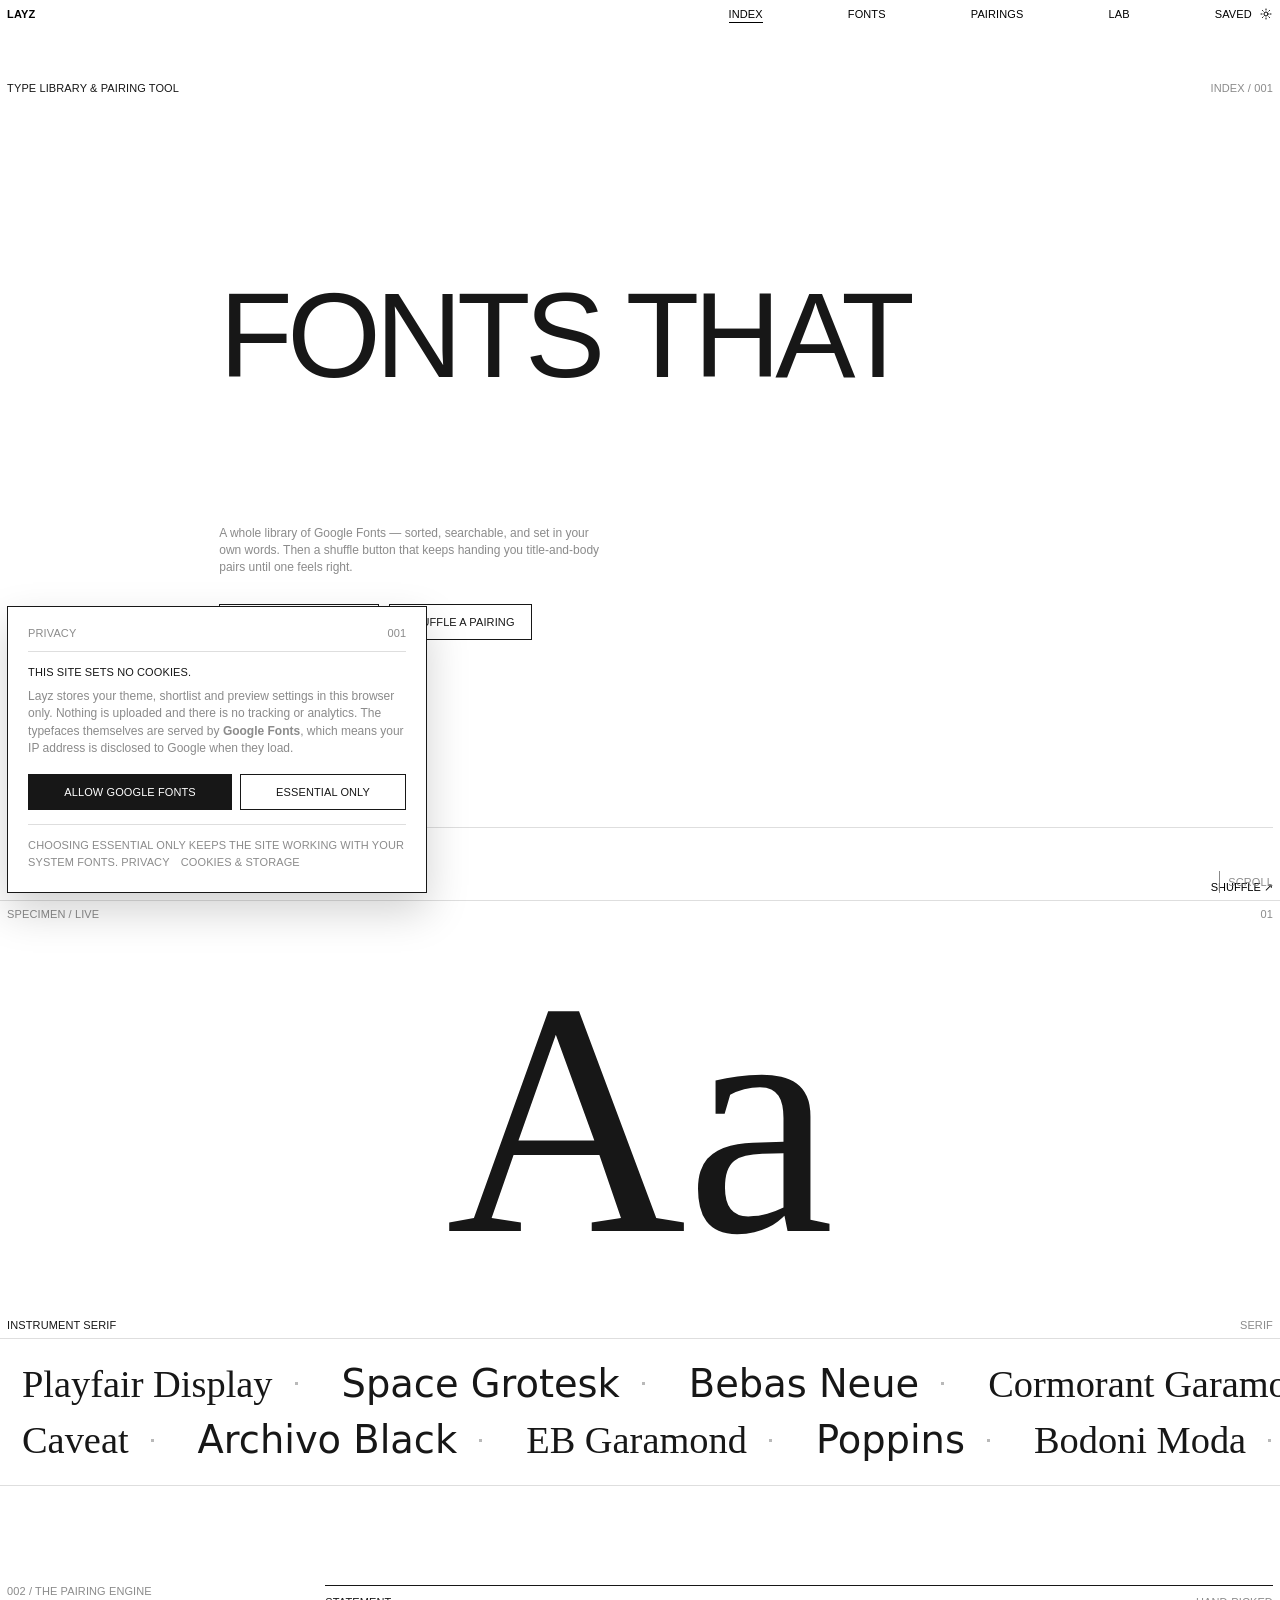
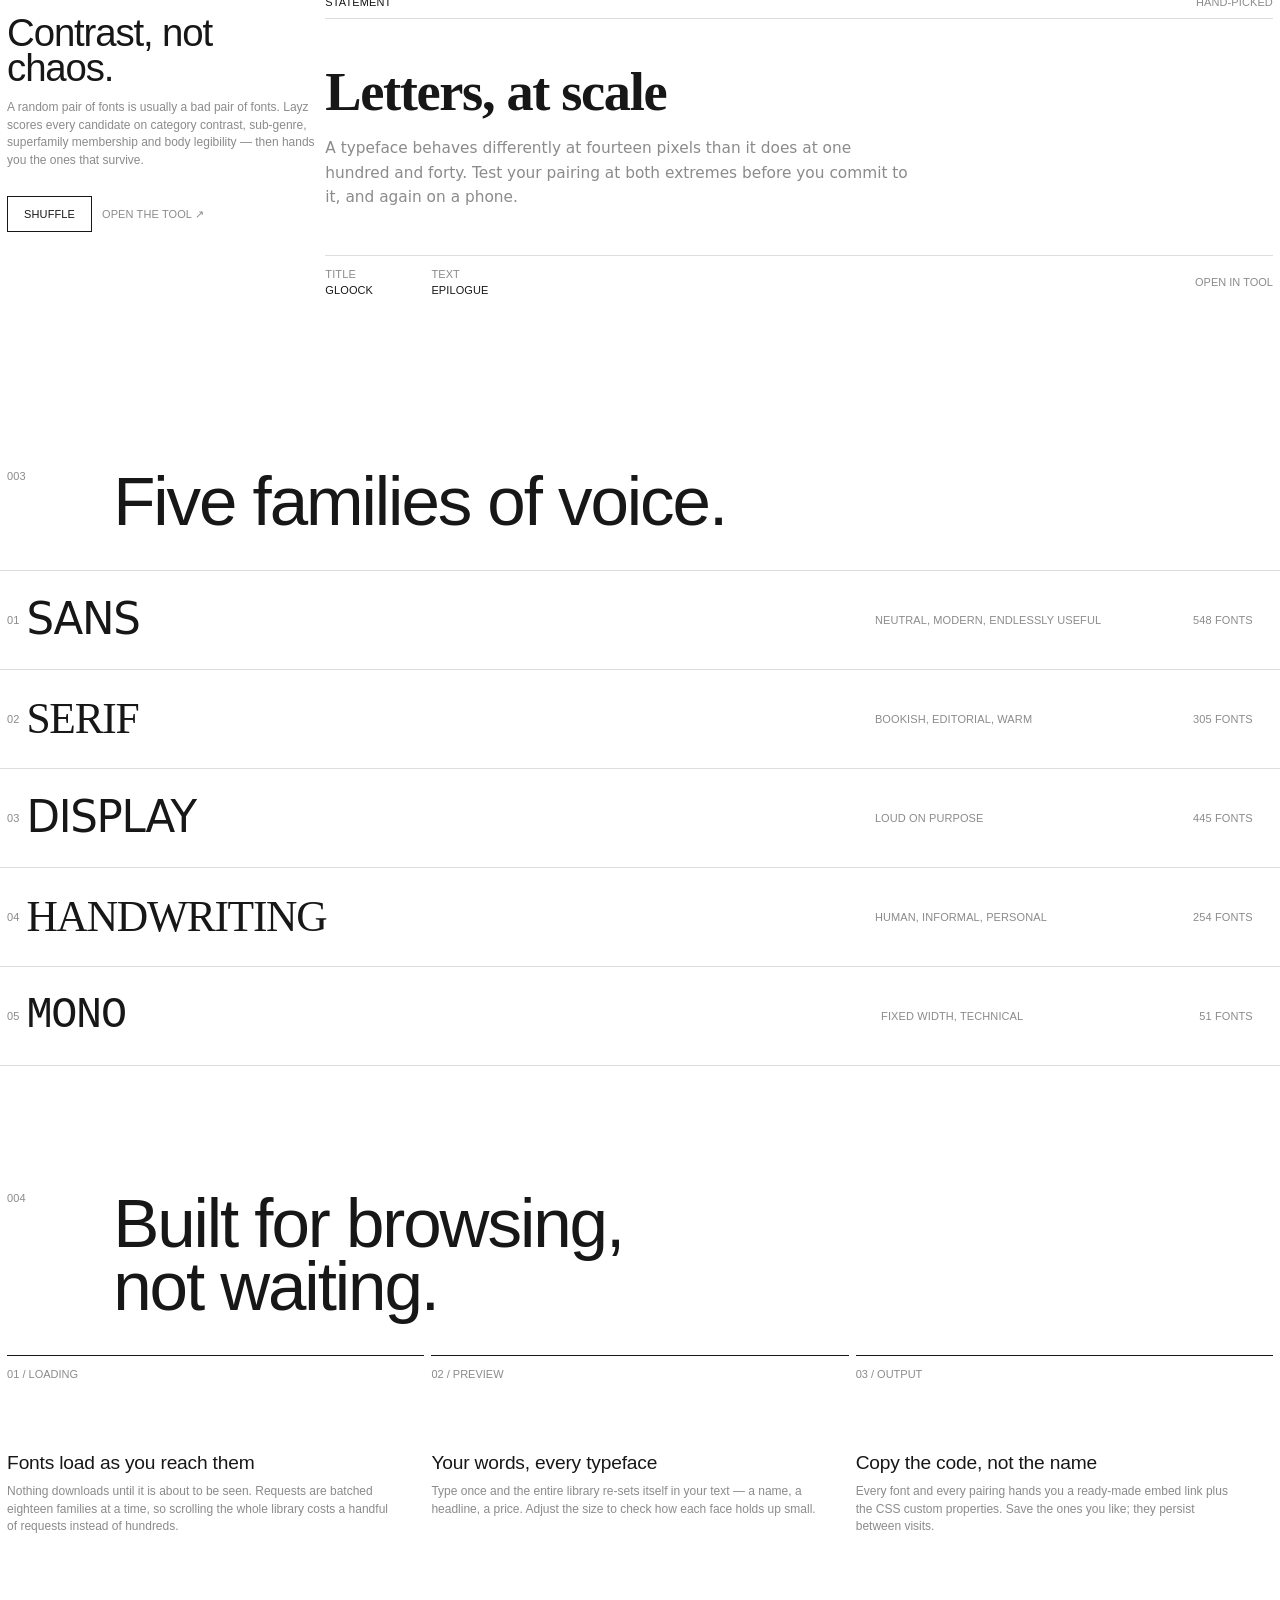
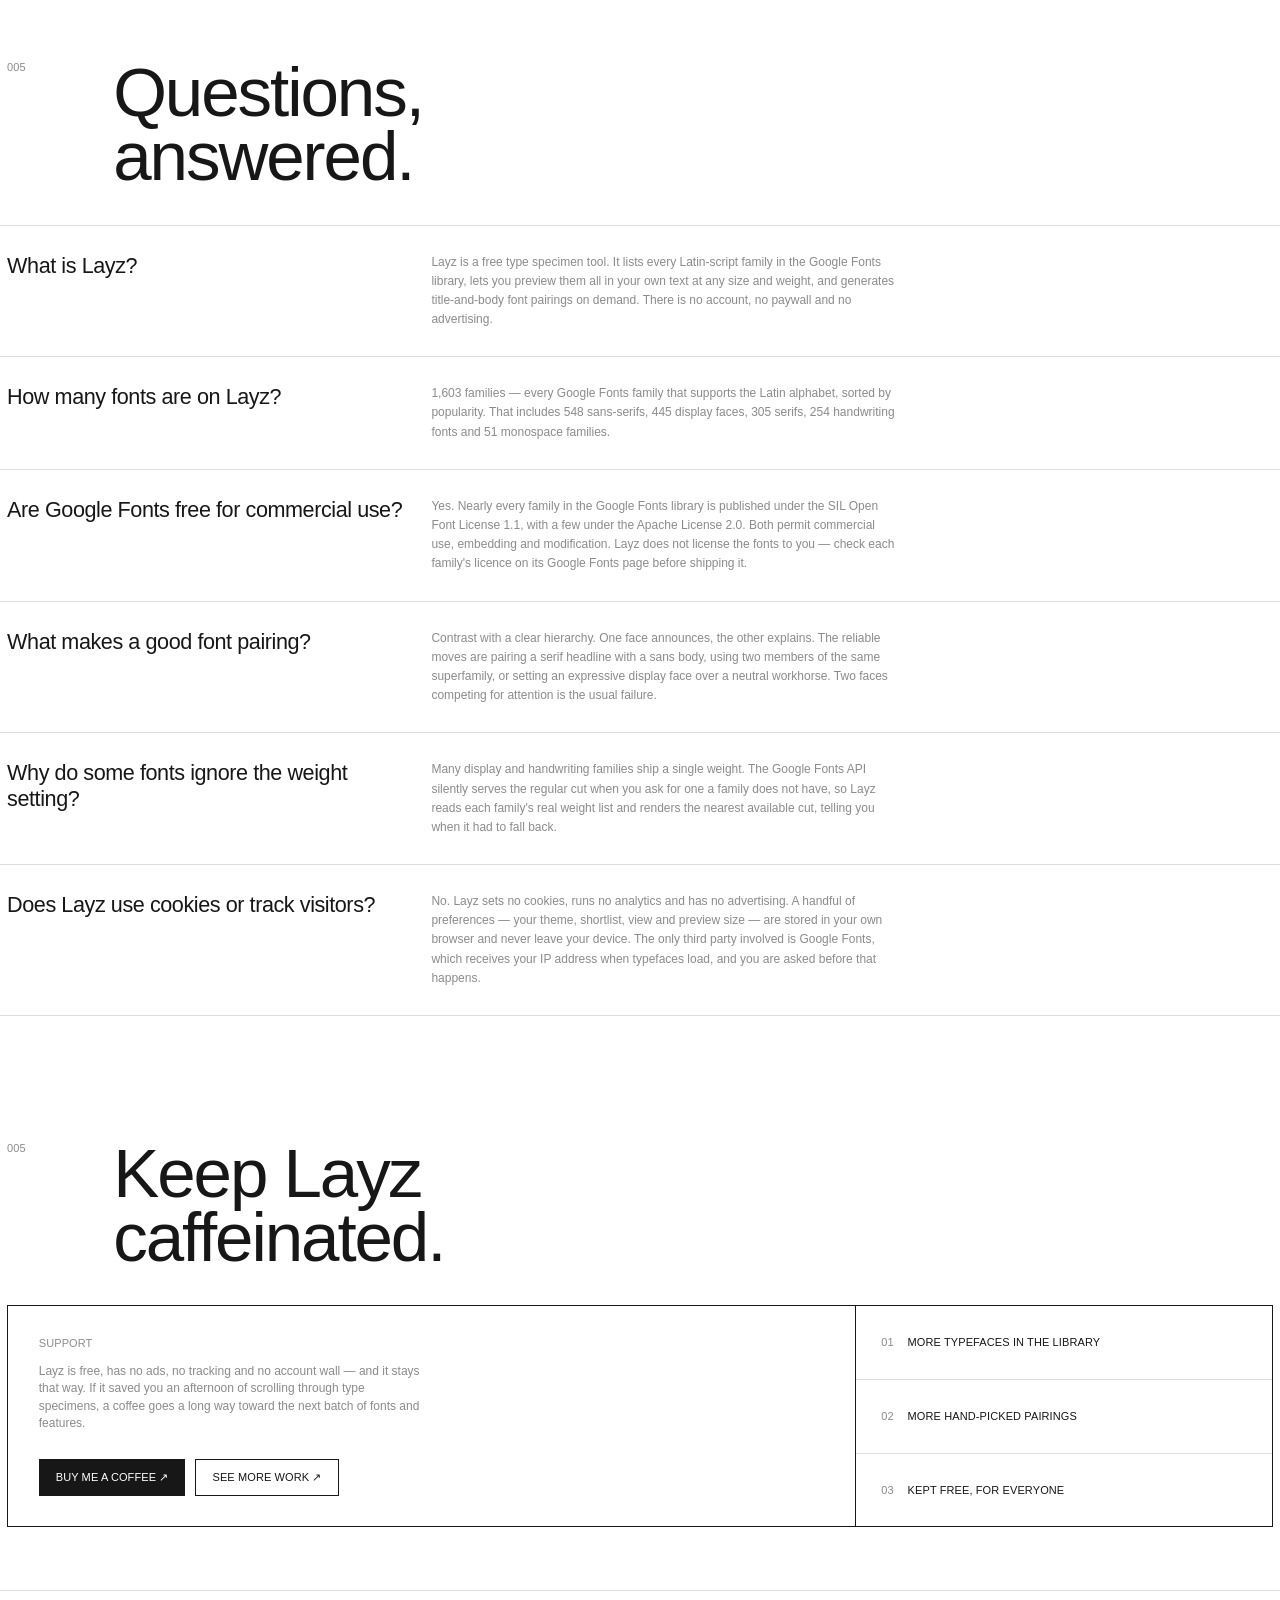
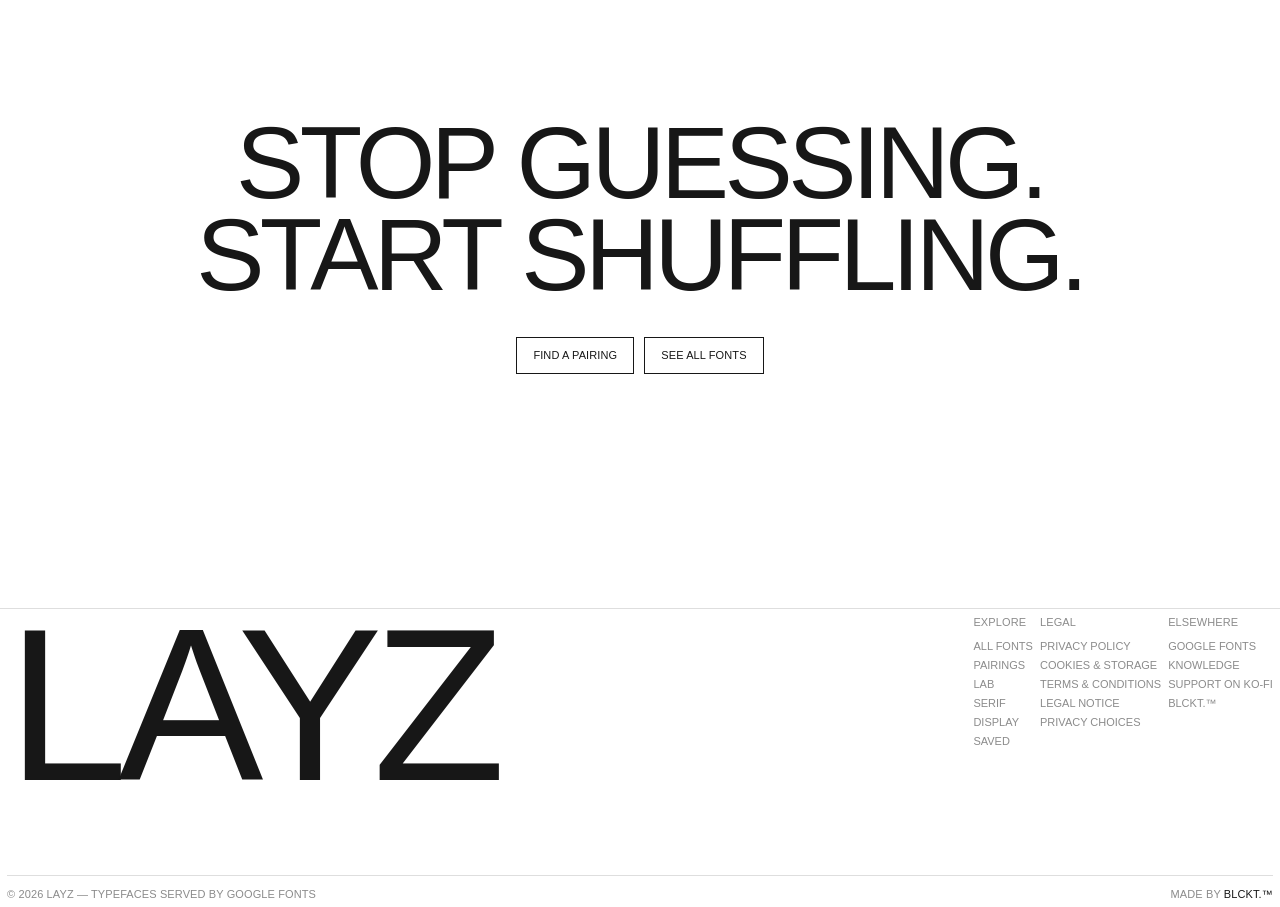
<file: index.html>
<!DOCTYPE html>
<html lang="en" data-theme="light">
<head>
<meta charset="utf-8">
<meta name="viewport" content="width=device-width, initial-scale=1">
<title>Layz - 1,600+ Google Fonts and the pairings that work</title>
<meta name="description" content="Browse every Latin Google Font in one place, preview them in your own words at any size and weight, and shuffle title and body pairings. Free, no tracking, no sign-up.">
<meta name="color-scheme" content="light dark">
<!-- SEO:START -->
<link rel="canonical" href="https://layzfonts.com/">
<meta name="robots" content="index, follow, max-image-preview:large, max-snippet:-1">
<meta name="author" content="blckt.">
<meta property="og:type" content="website">
<meta property="og:site_name" content="Layz">
<meta property="og:url" content="https://layzfonts.com/">
<meta property="og:title" content="Layz - 1,600+ Google Fonts and the pairings that work">
<meta property="og:description" content="Browse every Latin Google Font in one place, preview them in your own words at any size and weight, and shuffle title and body pairings. Free, no tracking, no sign-up.">
<meta property="og:image" content="https://layzfonts.com/og-image.png">
<meta property="og:image:width" content="1200">
<meta property="og:image:height" content="630">
<meta property="og:image:alt" content="Layz - fonts that get along">
<meta property="og:locale" content="en">
<meta name="twitter:card" content="summary_large_image">
<meta name="twitter:title" content="Layz - 1,600+ Google Fonts and the pairings that work">
<meta name="twitter:description" content="Browse every Latin Google Font in one place, preview them in your own words at any size and weight, and shuffle title and body pairings. Free, no tracking, no sign-up.">
<meta name="twitter:image" content="https://layzfonts.com/og-image.png">
<meta name="theme-color" content="#ffffff">
<!-- SEO:END -->

<!-- Google Fonts are attached by consent.js only once the visitor allows it -->
<script src="js/consent.js"></script>

<link rel="stylesheet" href="css/base.css">
<link rel="stylesheet" href="css/home.css">
<link rel="icon" href="data:image/svg+xml,%3Csvg xmlns='http://www.w3.org/2000/svg' viewBox='0 0 100 100'%3E%3Crect x='30' y='30' width='40' height='40' fill='%23171717'/%3E%3C/svg%3E">

<script>
  (function () {
    try {
      var t = localStorage.getItem('layz.theme');
      /* Light is the default regardless of the OS setting; only an explicit
         toggle (stored in layz.theme) can switch it. */
      if (t !== 'dark' && t !== 'light') { t = 'light'; }
      document.documentElement.setAttribute('data-theme', t);
    } catch (e) {}
  })();
</script>
</head>
<body>
<a class="skip-link" href="#main">Skip to content</a>

<div class="intro" aria-hidden="true">
  <div class="intro-mark"><i></i></div>
  <div class="intro-count">000</div>
</div>

<header class="site-header">
  <div class="bar">
    <a class="brand" href="index.html" data-cursor="Home">Layz</a>
    <nav class="nav" aria-label="Primary">
      <a href="index.html">Index</a>
      <a href="fonts.html">Fonts</a>
      <a href="pairings.html">Pairings</a>
      <a href="lab.html">Lab</a>
      <a href="saved.html">Saved</a>
    </nav>
    <div class="header-actions">
      <button class="icon-btn" data-theme-toggle aria-label="Switch theme" data-cursor="Theme">
        <svg class="sun" viewBox="0 0 24 24" fill="none" stroke="currentColor" stroke-width="2" stroke-linecap="round"><circle cx="12" cy="12" r="4"/><path d="M12 2v2M12 20v2M2 12h2M20 12h2M4.9 4.9l1.4 1.4M17.7 17.7l1.4 1.4M19.1 4.9l-1.4 1.4M6.3 17.7l-1.4 1.4"/></svg>
        <svg class="moon" viewBox="0 0 24 24" fill="none" stroke="currentColor" stroke-width="2" stroke-linecap="round" stroke-linejoin="round"><path d="M21 12.8A9 9 0 1 1 11.2 3a7 7 0 0 0 9.8 9.8z"/></svg>
      </button>
      <button class="icon-btn nav-toggle" data-nav-toggle aria-label="Menu" aria-expanded="false">
        <svg viewBox="0 0 24 24" fill="none" stroke="currentColor" stroke-width="2" stroke-linecap="round"><path d="M3 8h18M3 16h18"/></svg>
      </button>
    </div>
  </div>
</header>

<div class="corner"><a href="pairings.html">Shuffle &#8599;</a></div>

<main id="main">

  <!-- ============ HERO ============ -->
  <section class="hero">
    <div class="hero-meta">
      <span class="label">Type library &amp; pairing tool</span>
      <span class="label label--soft">Index / 001</span>
    </div>

    <div class="hero-core">
      <h1 class="hero-title">
        <span class="line"><span>Fonts that</span></span>
        <span class="line"><span><em class="morph" id="morphWord">get along</em></span></span>
      </h1>
      <p class="prose hero-intro">
        A whole library of Google Fonts &mdash; sorted, searchable, and set in your own words.
        Then a shuffle button that keeps handing you title-and-body pairs until one feels right.
      </p>
      <div class="hero-cta">
        <a class="btn" href="fonts.html" data-cursor="Browse">Browse the library</a>
        <a class="btn" href="pairings.html" data-cursor="Shuffle">Shuffle a pairing</a>
      </div>
    </div>

    <div class="hero-foot">
      <div class="stats">
        <div class="stat"><span class="n" data-count="fonts">0</span><span class="label label--soft">Typefaces</span></div>
        <div class="stat"><span class="n" data-count="pairs">0</span><span class="label label--soft">Curated pairs</span></div>
        <div class="stat"><span class="n" data-count="categories">0</span><span class="label label--soft">Categories</span></div>
        <div class="stat"><span class="n">&#8734;</span><span class="label label--soft">Combinations</span></div>
      </div>
      <div class="scroll-cue"><i></i><span class="label label--soft">Scroll</span></div>
    </div>
  </section>

  <!-- ============ SPECIMEN ============ -->
  <section class="specimen" id="specimen" data-cursor="Next">
    <div class="specimen-bar">
      <span class="label label--soft">Specimen / live</span>
      <span class="label label--soft" id="specimenIndex">01</span>
    </div>
    <div class="specimen-stage"><span class="fnt is-ready" id="specimenGlyph">Aa</span></div>
    <div class="specimen-foot">
      <span class="label" id="specimenName">Instrument Serif</span>
      <span class="label label--soft" id="specimenCat">Serif</span>
    </div>
    <div class="specimen-progress run"></div>
  </section>

  <!-- ============ MARQUEE ============ -->
  <div class="marquee-band" id="marqueeBand" aria-hidden="true">
    <div class="marquee-row"><div class="marquee" id="marqueeA"></div></div>
    <div class="marquee-row"><div class="marquee reverse" id="marqueeB"></div></div>
  </div>

  <!-- ============ PAIRING SHOWCASE ============ -->
  <section class="section showcase">
    <div class="showcase-copy" data-reveal>
      <span class="label label--soft">002 / The pairing engine</span>
      <h2 class="big big-3" style="margin:18px 0 14px">Contrast, not chaos.</h2>
      <p class="prose">
        A random pair of fonts is usually a bad pair of fonts. Layz scores every candidate on
        category contrast, sub-genre, superfamily membership and body legibility &mdash; then
        hands you the ones that survive.
      </p>
      <div class="hero-cta" style="animation:none">
        <button class="btn" id="homeShuffle" data-cursor="Shuffle">Shuffle</button>
        <a class="btn btn--bare" href="pairings.html" style="padding:11px 0">Open the tool &#8599;</a>
      </div>
    </div>

    <article class="showcase-main pair-preview" data-reveal="clip" id="homePair">
      <div class="pair-preview-head">
        <span class="label" id="hpTag">Editorial</span>
        <span class="label label--soft" id="hpNote">Hand-picked</span>
      </div>
      <div class="pair-preview-body">
        <h3 class="fnt" id="hpTitle">A quiet revolution in reading</h3>
        <p class="fnt" id="hpBody">Every letterform carries an argument about how a sentence should feel.</p>
      </div>
      <div class="pair-preview-foot">
        <div class="pair-slot"><span class="label label--soft">Title</span><span class="label" id="hpTitleName">Playfair Display</span></div>
        <div class="pair-slot"><span class="label label--soft">Text</span><span class="label" id="hpBodyName">Source Sans 3</span></div>
        <span class="spacer"></span>
        <a class="ul-link" id="hpOpen" href="pairings.html">Open in tool</a>
      </div>
    </article>
  </section>

  <!-- ============ CATEGORIES ============ -->
  <section class="section--tight">
    <div class="section-head" style="padding-inline:var(--gutter)" data-reveal>
      <span class="idx label label--soft">003</span>
      <div class="ttl">
        <h2 class="big big-2">Five families of voice.</h2>
      </div>
    </div>
    <div class="rows" id="catGrid"></div>
  </section>

  <!-- ============ FEATURES ============ -->
  <section class="section--tight">
    <div class="section-head" style="padding-inline:var(--gutter)" data-reveal>
      <span class="idx label label--soft">004</span>
      <div class="ttl">
        <h2 class="big big-2">Built for browsing,<br>not waiting.</h2>
      </div>
    </div>
    <div class="features" data-reveal>
      <div class="feature">
        <span class="num">01 / Loading</span>
        <h3>Fonts load as you reach them</h3>
        <p class="prose">Nothing downloads until it is about to be seen. Requests are batched eighteen families at a time, so scrolling the whole library costs a handful of requests instead of hundreds.</p>
      </div>
      <div class="feature">
        <span class="num">02 / Preview</span>
        <h3>Your words, every typeface</h3>
        <p class="prose">Type once and the entire library re-sets itself in your text &mdash; a name, a headline, a price. Adjust the size to check how each face holds up small.</p>
      </div>
      <div class="feature">
        <span class="num">03 / Output</span>
        <h3>Copy the code, not the name</h3>
        <p class="prose">Every font and every pairing hands you a ready-made embed link plus the CSS custom properties. Save the ones you like; they persist between visits.</p>
      </div>
    </div>
  </section>

  <!-- ============ FAQ ============ -->
  <section class="section--tight" id="faq">
    <div class="section-head" style="padding-inline:var(--gutter)" data-reveal>
      <span class="idx label label--soft">005</span>
      <div class="ttl">
        <h2 class="big big-2">Questions,<br>answered.</h2>
      </div>
    </div>

    <div class="faq">
      <div class="faq-item">
        <h3>What is Layz?</h3>
        <p>Layz is a free type specimen tool. It lists every Latin-script family in the Google Fonts library, lets you preview them all in your own text at any size and weight, and generates title-and-body font pairings on demand. There is no account, no paywall and no advertising.</p>
      </div>
      <div class="faq-item">
        <h3>How many fonts are on Layz?</h3>
        <p>1,603 families &mdash; every Google Fonts family that supports the Latin alphabet, sorted by popularity. That includes 548 sans-serifs, 445 display faces, 305 serifs, 254 handwriting fonts and 51 monospace families.</p>
      </div>
      <div class="faq-item">
        <h3>Are Google Fonts free for commercial use?</h3>
        <p>Yes. Nearly every family in the Google Fonts library is published under the SIL Open Font License 1.1, with a few under the Apache License 2.0. Both permit commercial use, embedding and modification. Layz does not license the fonts to you &mdash; check each family's licence on its Google Fonts page before shipping it.</p>
      </div>
      <div class="faq-item">
        <h3>What makes a good font pairing?</h3>
        <p>Contrast with a clear hierarchy. One face announces, the other explains. The reliable moves are pairing a serif headline with a sans body, using two members of the same superfamily, or setting an expressive display face over a neutral workhorse. Two faces competing for attention is the usual failure.</p>
      </div>
      <div class="faq-item">
        <h3>Why do some fonts ignore the weight setting?</h3>
        <p>Many display and handwriting families ship a single weight. The Google Fonts API silently serves the regular cut when you ask for one a family does not have, so Layz reads each family's real weight list and renders the nearest available cut, telling you when it had to fall back.</p>
      </div>
      <div class="faq-item">
        <h3>Does Layz use cookies or track visitors?</h3>
        <p>No. Layz sets no cookies, runs no analytics and has no advertising. A handful of preferences &mdash; your theme, shortlist, view and preview size &mdash; are stored in your own browser and never leave your device. The only third party involved is Google Fonts, which receives your IP address when typefaces load, and you are asked before that happens.</p>
      </div>
    </div>
  </section>

  <!-- ============ SUPPORT / KO-FI ============ -->
  <section class="section--tight" id="support">
    <div class="section-head" style="padding-inline:var(--gutter)" data-reveal>
      <span class="idx label label--soft">005</span>
      <div class="ttl">
        <h2 class="big big-2">Keep Layz<br>caffeinated.</h2>
      </div>
    </div>

    <div class="kofi" data-reveal="clip">
      <div class="kofi-col">
        <span class="label label--soft">Support</span>
        <p class="prose" style="margin-top:14px">
          Layz is free, has no ads, no tracking and no account wall &mdash; and it stays that way.
          If it saved you an afternoon of scrolling through type specimens, a coffee goes a long
          way toward the next batch of fonts and features.
        </p>
        <div class="kofi-actions">
          <a class="btn btn--solid" href="https://ko-fi.com/layzfonts" target="_blank" rel="noopener" data-cursor="Ko-fi">
            Buy me a coffee &#8599;
          </a>
          <a class="btn" href="https://blckt.hu" target="_blank" rel="noopener" data-cursor="blckt.hu">
            See more work &#8599;
          </a>
        </div>
      </div>

      <ul class="kofi-list">
        <li><span class="num">01</span><span class="label">More typefaces in the library</span></li>
        <li><span class="num">02</span><span class="label">More hand-picked pairings</span></li>
        <li><span class="num">03</span><span class="label">Kept free, for everyone</span></li>
      </ul>
    </div>
  </section>

  <!-- ============ CTA ============ -->
  <section class="cta" data-reveal>
    <h2>Stop guessing.<br>Start shuffling.</h2>
    <div class="hero-cta">
      <a class="btn" href="pairings.html" data-cursor="Shuffle">Find a pairing</a>
      <a class="btn" href="fonts.html" data-cursor="Browse">See all fonts</a>
    </div>
  </section>

</main>

<footer class="site-footer">
  <div class="footer-top">
    <div class="footer-mark spacer">Layz</div>
    <div class="footer-col">
      <h4 class="label label--soft">Explore</h4>
      <ul>
        <li><a class="ul-link" href="fonts.html">All fonts</a></li>
        <li><a class="ul-link" href="pairings.html">Pairings</a></li>
        <li><a class="ul-link" href="lab.html">Lab</a></li>
        <li><a class="ul-link" href="fonts.html?category=serif">Serif</a></li>
        <li><a class="ul-link" href="fonts.html?category=display">Display</a></li>
        <li><a class="ul-link" href="saved.html">Saved</a></li>
      </ul>
    </div>
    <div class="footer-col">
      <h4 class="label label--soft">Legal</h4>
      <ul>
        <li><a class="ul-link" href="privacy.html">Privacy Policy</a></li>
        <li><a class="ul-link" href="cookies.html">Cookies &amp; storage</a></li>
        <li><a class="ul-link" href="terms.html">Terms &amp; Conditions</a></li>
        <li><a class="ul-link" href="legal.html">Legal Notice</a></li>
        <li><button class="ul-link" data-consent-open>Privacy choices</button></li>
      </ul>
    </div>
    <div class="footer-col">
      <h4 class="label label--soft">Elsewhere</h4>
      <ul>
        <li><a class="ul-link" href="https://fonts.google.com" target="_blank" rel="noopener">Google Fonts</a></li>
        <li><a class="ul-link" href="https://fonts.google.com/knowledge" target="_blank" rel="noopener">Knowledge</a></li>
        <li><a class="ul-link" href="https://ko-fi.com/layzfonts" target="_blank" rel="noopener">Support on Ko-fi</a></li>
        <li><a class="ul-link" href="https://blckt.hu" target="_blank" rel="noopener">blckt.&trade;</a></li>
      </ul>
    </div>
  </div>
  <div class="footer-bottom">
    <span class="label label--soft">&copy; <span data-year>2026</span> Layz &mdash; Typefaces served by Google Fonts</span>
    <span class="label label--soft">Made by <a class="ul-link credit" href="https://blckt.hu" target="_blank" rel="noopener" data-cursor="blckt.hu">blckt.&trade;</a></span>
  </div>
</footer>

<script type="application/ld+json">
{
  "@context": "https://schema.org",
  "@graph": [
    {
      "@type": "WebSite",
      "@id": "https://layzfonts.com/#website",
      "url": "https://layzfonts.com/",
      "name": "Layz",
      "description": "A free type specimen tool for the Google Fonts library, with a title and body pairing generator.",
      "inLanguage": "en",
      "publisher": { "@id": "https://layzfonts.com/#publisher" }
    },
    {
      "@type": "Organization",
      "@id": "https://layzfonts.com/#publisher",
      "name": "blckt.",
      "url": "https://blckt.hu",
      "email": "hello@blckt.hu"
    },
    {
      "@type": "WebApplication",
      "@id": "https://layzfonts.com/#app",
      "name": "Layz",
      "url": "https://layzfonts.com/",
      "applicationCategory": "DesignApplication",
      "applicationSubCategory": "Typography tool",
      "operatingSystem": "Any modern web browser",
      "browserRequirements": "Requires JavaScript",
      "isAccessibleForFree": true,
      "offers": { "@type": "Offer", "price": "0", "priceCurrency": "EUR" },
      "featureList": [
        "Preview 1,603 Google Fonts in your own text",
        "Filter by category, sub-genre and weight",
        "Render any family at every weight it ships",
        "Generate scored title and body font pairings",
        "Copy ready-made embed links and CSS",
        "Shortlist fonts and pairings in your browser"
      ],
      "screenshot": "https://layzfonts.com/og-image.png",
      "publisher": { "@id": "https://layzfonts.com/#publisher" }
    },
    {
      "@type": "FAQPage",
      "@id": "https://layzfonts.com/#faq",
      "mainEntity": [
        {
          "@type": "Question",
          "name": "What is Layz?",
          "acceptedAnswer": { "@type": "Answer", "text": "Layz is a free type specimen tool. It lists every Latin-script family in the Google Fonts library, lets you preview them all in your own text at any size and weight, and generates title-and-body font pairings on demand. There is no account, no paywall and no advertising." }
        },
        {
          "@type": "Question",
          "name": "How many fonts are on Layz?",
          "acceptedAnswer": { "@type": "Answer", "text": "1,603 families - every Google Fonts family that supports the Latin alphabet, sorted by popularity. That includes 548 sans-serifs, 445 display faces, 305 serifs, 254 handwriting fonts and 51 monospace families." }
        },
        {
          "@type": "Question",
          "name": "Are Google Fonts free for commercial use?",
          "acceptedAnswer": { "@type": "Answer", "text": "Yes. Nearly every family in the Google Fonts library is published under the SIL Open Font License 1.1, with a few under the Apache License 2.0. Both permit commercial use, embedding and modification. Layz does not license the fonts to you - check each family's licence on its Google Fonts page before shipping it." }
        },
        {
          "@type": "Question",
          "name": "What makes a good font pairing?",
          "acceptedAnswer": { "@type": "Answer", "text": "Contrast with a clear hierarchy. One face announces, the other explains. The reliable moves are pairing a serif headline with a sans body, using two members of the same superfamily, or setting an expressive display face over a neutral workhorse. Two faces competing for attention is the usual failure." }
        },
        {
          "@type": "Question",
          "name": "Why do some fonts ignore the weight setting?",
          "acceptedAnswer": { "@type": "Answer", "text": "Many display and handwriting families ship a single weight. The Google Fonts API silently serves the regular cut when you ask for one a family does not have, so Layz reads each family's real weight list and renders the nearest available cut, telling you when it had to fall back." }
        },
        {
          "@type": "Question",
          "name": "Does Layz use cookies or track visitors?",
          "acceptedAnswer": { "@type": "Answer", "text": "No. Layz sets no cookies, runs no analytics and has no advertising. A handful of preferences - your theme, shortlist, view and preview size - are stored in your own browser and never leave your device. The only third party involved is Google Fonts, which receives your IP address when typefaces load, and you are asked before that happens." }
        }
      ]
    }
  ]
}
</script>

<script src="js/fonts-data.js"></script>
<script src="js/font-loader.js"></script>
<script src="js/pairing-engine.js"></script>
<script src="js/app.js"></script>
<script src="js/home.js"></script>
</body>
</html>
</file>
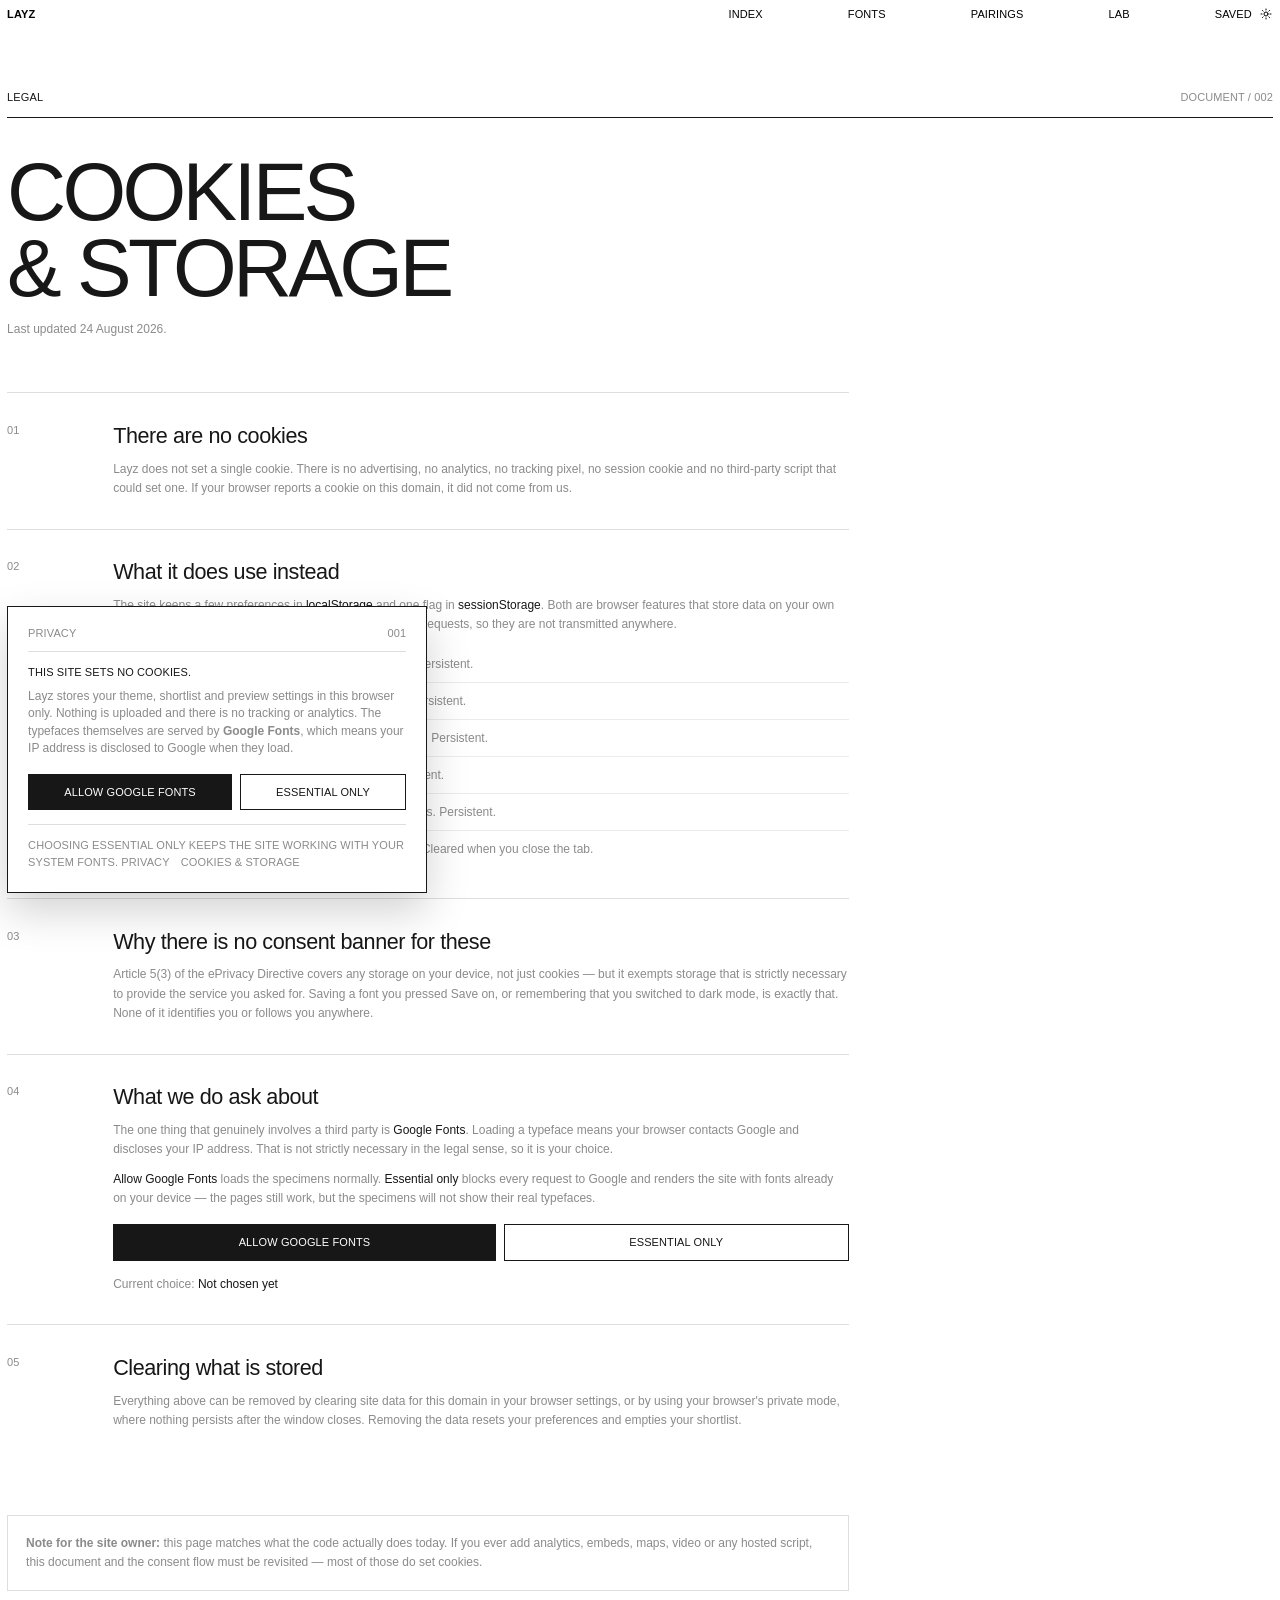
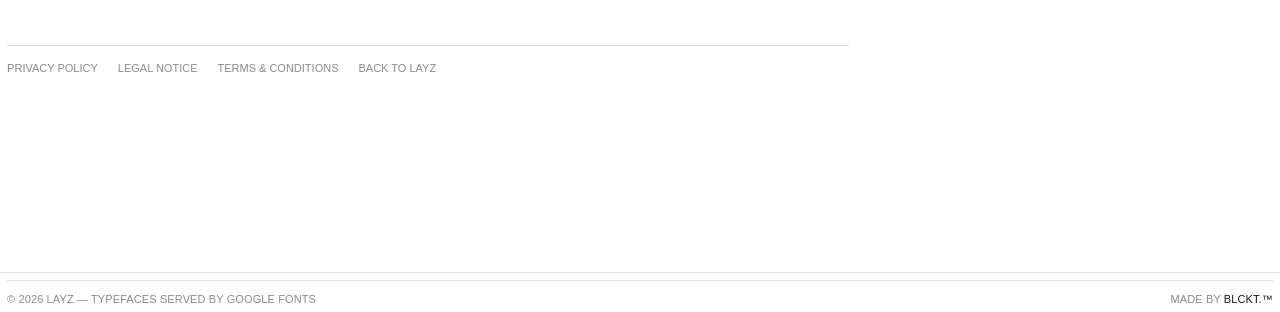
<file: cookies.html>
<!DOCTYPE html>
<html lang="en" data-theme="light">
<head>
<meta charset="utf-8">
<meta name="viewport" content="width=device-width, initial-scale=1">
<title>Cookies & Storage - Layz</title>
<meta name="description" content="Layz sets no cookies. Here is exactly what it keeps in your browser and how to change it.">
<meta name="color-scheme" content="light dark">
<!-- SEO:START -->
<link rel="canonical" href="https://layzfonts.com/cookies.html">
<meta name="robots" content="noindex, follow">
<meta name="author" content="blckt.">
<meta property="og:type" content="website">
<meta property="og:site_name" content="Layz">
<meta property="og:url" content="https://layzfonts.com/cookies.html">
<meta property="og:title" content="Cookies & Storage - Layz">
<meta property="og:description" content="Layz sets no cookies. Here is exactly what it keeps in your browser and how to change it.">
<meta property="og:image" content="https://layzfonts.com/og-image.png">
<meta property="og:image:width" content="1200">
<meta property="og:image:height" content="630">
<meta property="og:image:alt" content="Layz - fonts that get along">
<meta property="og:locale" content="en">
<meta name="twitter:card" content="summary_large_image">
<meta name="twitter:title" content="Cookies & Storage - Layz">
<meta name="twitter:description" content="Layz sets no cookies. Here is exactly what it keeps in your browser and how to change it.">
<meta name="twitter:image" content="https://layzfonts.com/og-image.png">
<meta name="theme-color" content="#ffffff">
<!-- SEO:END -->

<script src="js/consent.js"></script>
<link rel="stylesheet" href="css/base.css">
<link rel="stylesheet" href="css/legal.css">
<link rel="icon" href="data:image/svg+xml,%3Csvg xmlns='http://www.w3.org/2000/svg' viewBox='0 0 100 100'%3E%3Crect x='30' y='30' width='40' height='40' fill='%23171717'/%3E%3C/svg%3E">

<script>
  (function () {
    try {
      var t = localStorage.getItem('layz.theme');
      /* Light is the default regardless of the OS setting; only an explicit
         toggle (stored in layz.theme) can switch it. */
      if (t !== 'dark' && t !== 'light') { t = 'light'; }
      document.documentElement.setAttribute('data-theme', t);
    } catch (e) {}
  })();
</script>
</head>
<body>
<a class="skip-link" href="#main">Skip to content</a>

<header class="site-header">
  <div class="bar">
    <a class="brand" href="index.html" data-cursor="Home">Layz</a>
    <nav class="nav" aria-label="Primary">
      <a href="index.html">Index</a>
      <a href="fonts.html">Fonts</a>
      <a href="pairings.html">Pairings</a>
      <a href="lab.html">Lab</a>
      <a href="saved.html">Saved</a>
    </nav>
    <div class="header-actions">
      <button class="icon-btn" data-theme-toggle aria-label="Switch theme" data-cursor="Theme">
        <svg class="sun" viewBox="0 0 24 24" fill="none" stroke="currentColor" stroke-width="2" stroke-linecap="round"><circle cx="12" cy="12" r="4"/><path d="M12 2v2M12 20v2M2 12h2M20 12h2M4.9 4.9l1.4 1.4M17.7 17.7l1.4 1.4M19.1 4.9l-1.4 1.4M6.3 17.7l-1.4 1.4"/></svg>
        <svg class="moon" viewBox="0 0 24 24" fill="none" stroke="currentColor" stroke-width="2" stroke-linecap="round" stroke-linejoin="round"><path d="M21 12.8A9 9 0 1 1 11.2 3a7 7 0 0 0 9.8 9.8z"/></svg>
      </button>
      <button class="icon-btn nav-toggle" data-nav-toggle aria-label="Menu" aria-expanded="false">
        <svg viewBox="0 0 24 24" fill="none" stroke="currentColor" stroke-width="2" stroke-linecap="round"><path d="M3 8h18M3 16h18"/></svg>
      </button>
    </div>
  </div>
</header>

<main id="main">
  <section class="doc">
    <div class="doc-head">
      <span class="label">Legal</span>
      <span class="label label--soft">Document / 002</span>
    </div>
    <h1>Cookies<br>&amp; storage</h1>
    <p class="prose doc-updated">Last updated 24 August 2026.</p>

    <div class="doc-body">

      <div class="doc-sec">
        <span class="n num">01</span>
        <div class="c">
          <h2>There are no cookies</h2>
          <p>
            Layz does not set a single cookie. There is no advertising, no analytics, no tracking
            pixel, no session cookie and no third-party script that could set one. If your browser
            reports a cookie on this domain, it did not come from us.
          </p>
        </div>
      </div>

      <div class="doc-sec">
        <span class="n num">02</span>
        <div class="c">
          <h2>What it does use instead</h2>
          <p>
            The site keeps a few preferences in <strong>localStorage</strong> and one flag in
            <strong>sessionStorage</strong>. Both are browser features that store data on your own
            device. Unlike cookies they are never attached to network requests, so they are not
            transmitted anywhere.
          </p>
          <ul class="doc-list">
            <li><span class="k">layz.theme</span><span>Remembers light or dark mode. Persistent.</span></li>
            <li><span class="k">layz.saved.v1</span><span>Your saved fonts and pairings. Persistent.</span></li>
            <li><span class="k">layz.view</span><span>List or grid view on the fonts page. Persistent.</span></li>
            <li><span class="k">layz.size</span><span>Your chosen preview size. Persistent.</span></li>
            <li><span class="k">layz.consent.v1</span><span>Whether you allowed Google Fonts. Persistent.</span></li>
            <li><span class="k">layz.intro</span><span>Plays the intro once per session. Cleared when you close the tab.</span></li>
          </ul>
        </div>
      </div>

      <div class="doc-sec">
        <span class="n num">03</span>
        <div class="c">
          <h2>Why there is no consent banner for these</h2>
          <p>
            Article 5(3) of the ePrivacy Directive covers any storage on your device, not just
            cookies &mdash; but it exempts storage that is strictly necessary to provide the
            service you asked for. Saving a font you pressed Save on, or remembering that you
            switched to dark mode, is exactly that. None of it identifies you or follows you
            anywhere.
          </p>
        </div>
      </div>

      <div class="doc-sec">
        <span class="n num">04</span>
        <div class="c">
          <h2>What we do ask about</h2>
          <p>
            The one thing that genuinely involves a third party is <strong>Google Fonts</strong>.
            Loading a typeface means your browser contacts Google and discloses your IP address.
            That is not strictly necessary in the legal sense, so it is your choice.
          </p>
          <p>
            <strong>Allow Google Fonts</strong> loads the specimens normally.
            <strong>Essential only</strong> blocks every request to Google and renders the site
            with fonts already on your device &mdash; the pages still work, but the specimens will
            not show their real typefaces.
          </p>
          <div class="consent-actions" style="margin-top:16px">
            <button class="btn btn--solid" id="allowFonts">Allow Google Fonts</button>
            <button class="btn" id="denyFonts">Essential only</button>
          </div>
          <p style="margin-top:14px">
            Current choice: <strong id="consentState">&mdash;</strong>
          </p>
        </div>
      </div>

      <div class="doc-sec">
        <span class="n num">05</span>
        <div class="c">
          <h2>Clearing what is stored</h2>
          <p>
            Everything above can be removed by clearing site data for this domain in your browser
            settings, or by using your browser's private mode, where nothing persists after the
            window closes. Removing the data resets your preferences and empties your shortlist.
          </p>
        </div>
      </div>

      <div class="doc-note">
        <p>
          <strong>Note for the site owner:</strong> this page matches what the code actually does
          today. If you ever add analytics, embeds, maps, video or any hosted script, this
          document and the consent flow must be revisited &mdash; most of those do set cookies.
        </p>
      </div>

      <div class="doc-nav">
        <a class="ul-link" href="privacy.html">Privacy Policy</a>
        <a class="ul-link" href="legal.html">Legal Notice</a>
        <a class="ul-link" href="terms.html">Terms &amp; Conditions</a>
        <a class="ul-link" href="index.html">Back to Layz</a>
      </div>
    </div>
  </section>
</main>

<footer class="site-footer">
  <div class="footer-bottom">
    <span class="label label--soft">&copy; <span data-year>2026</span> Layz &mdash; Typefaces served by Google Fonts</span>
    <span class="label label--soft">Made by <a class="ul-link credit" href="https://blckt.hu" target="_blank" rel="noopener" data-cursor="blckt.hu">blckt.&trade;</a></span>
  </div>
</footer>

<script src="js/app.js"></script>
<script>
  (function () {
    var label = document.getElementById('consentState');
    var names = { granted: 'Google Fonts allowed', denied: 'Essential only', unset: 'Not chosen yet' };
    function sync() { label.textContent = names[window.LayzConsent.state()]; }
    document.getElementById('allowFonts').addEventListener('click', function () {
      window.LayzConsent.accept(); sync();
    });
    document.getElementById('denyFonts').addEventListener('click', function () {
      window.LayzConsent.deny(); sync();
    });
    sync();
  })();
</script>
</body>
</html>
</file>
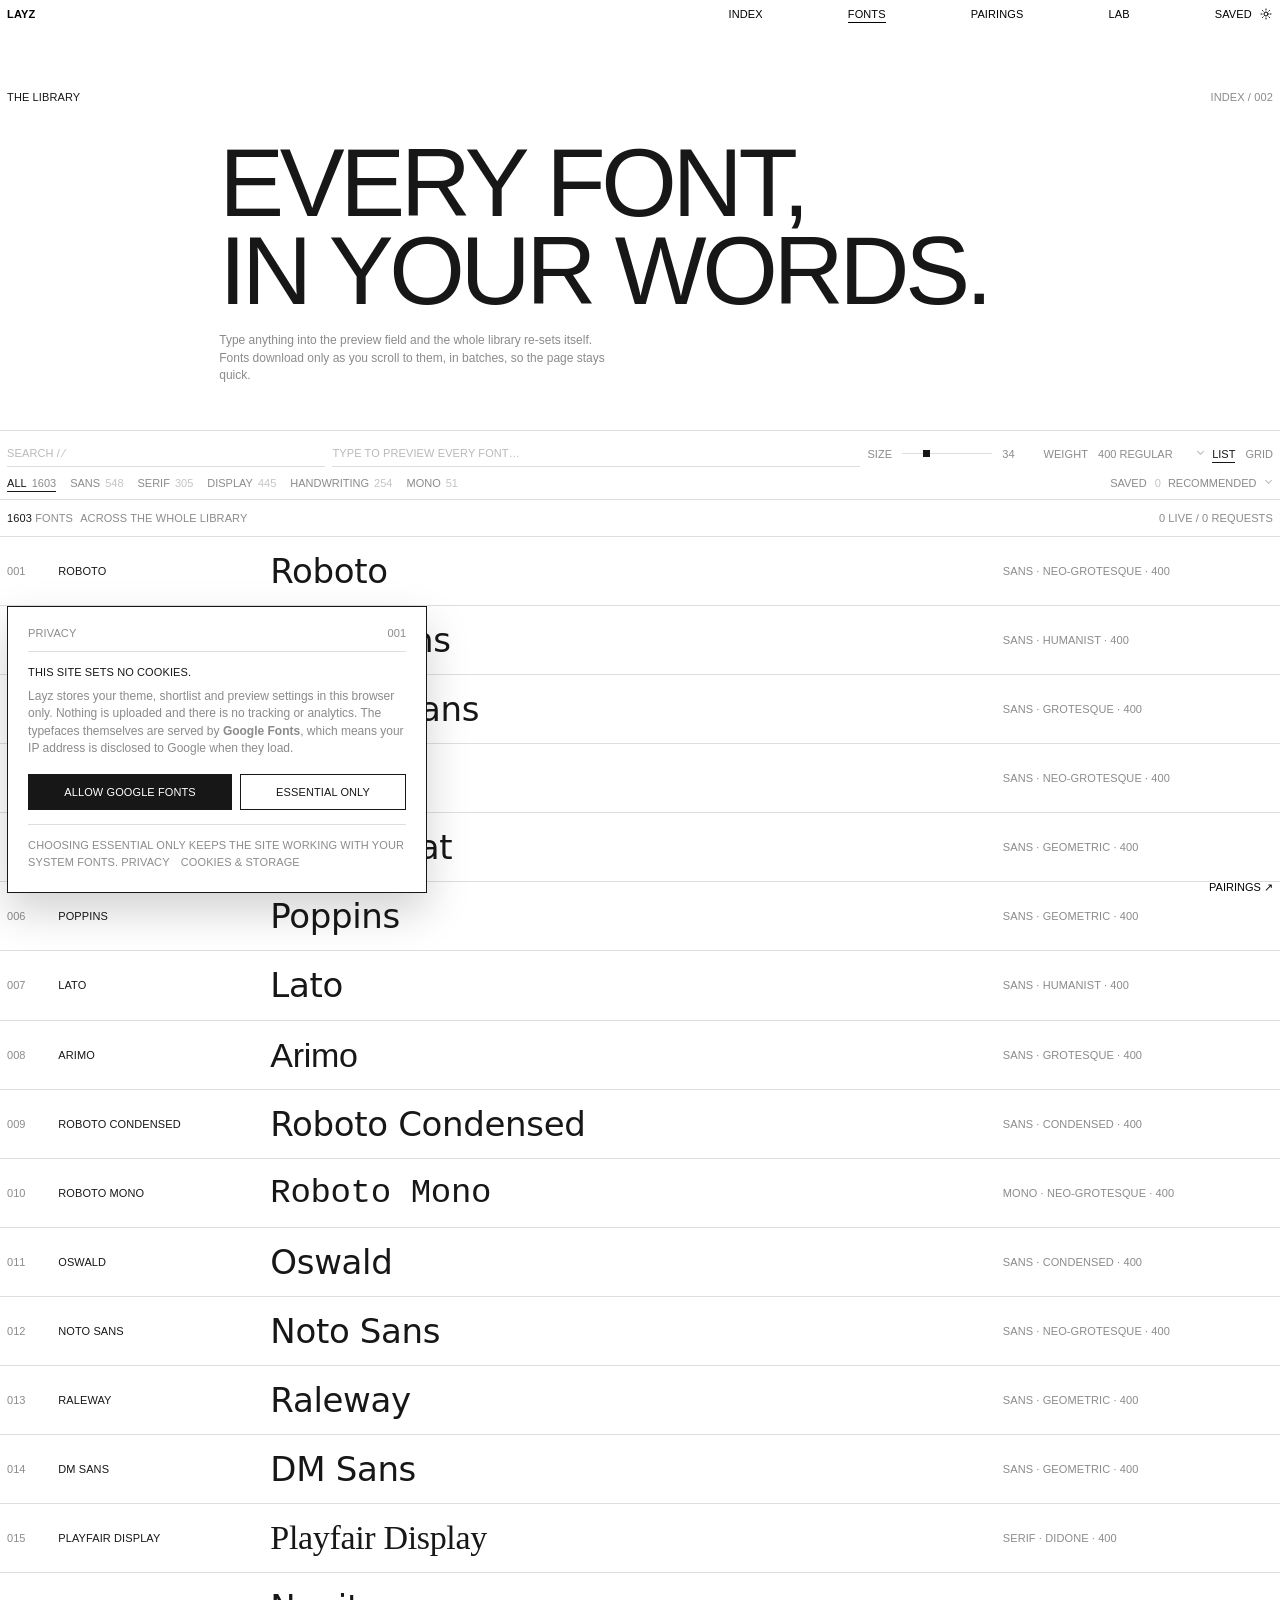
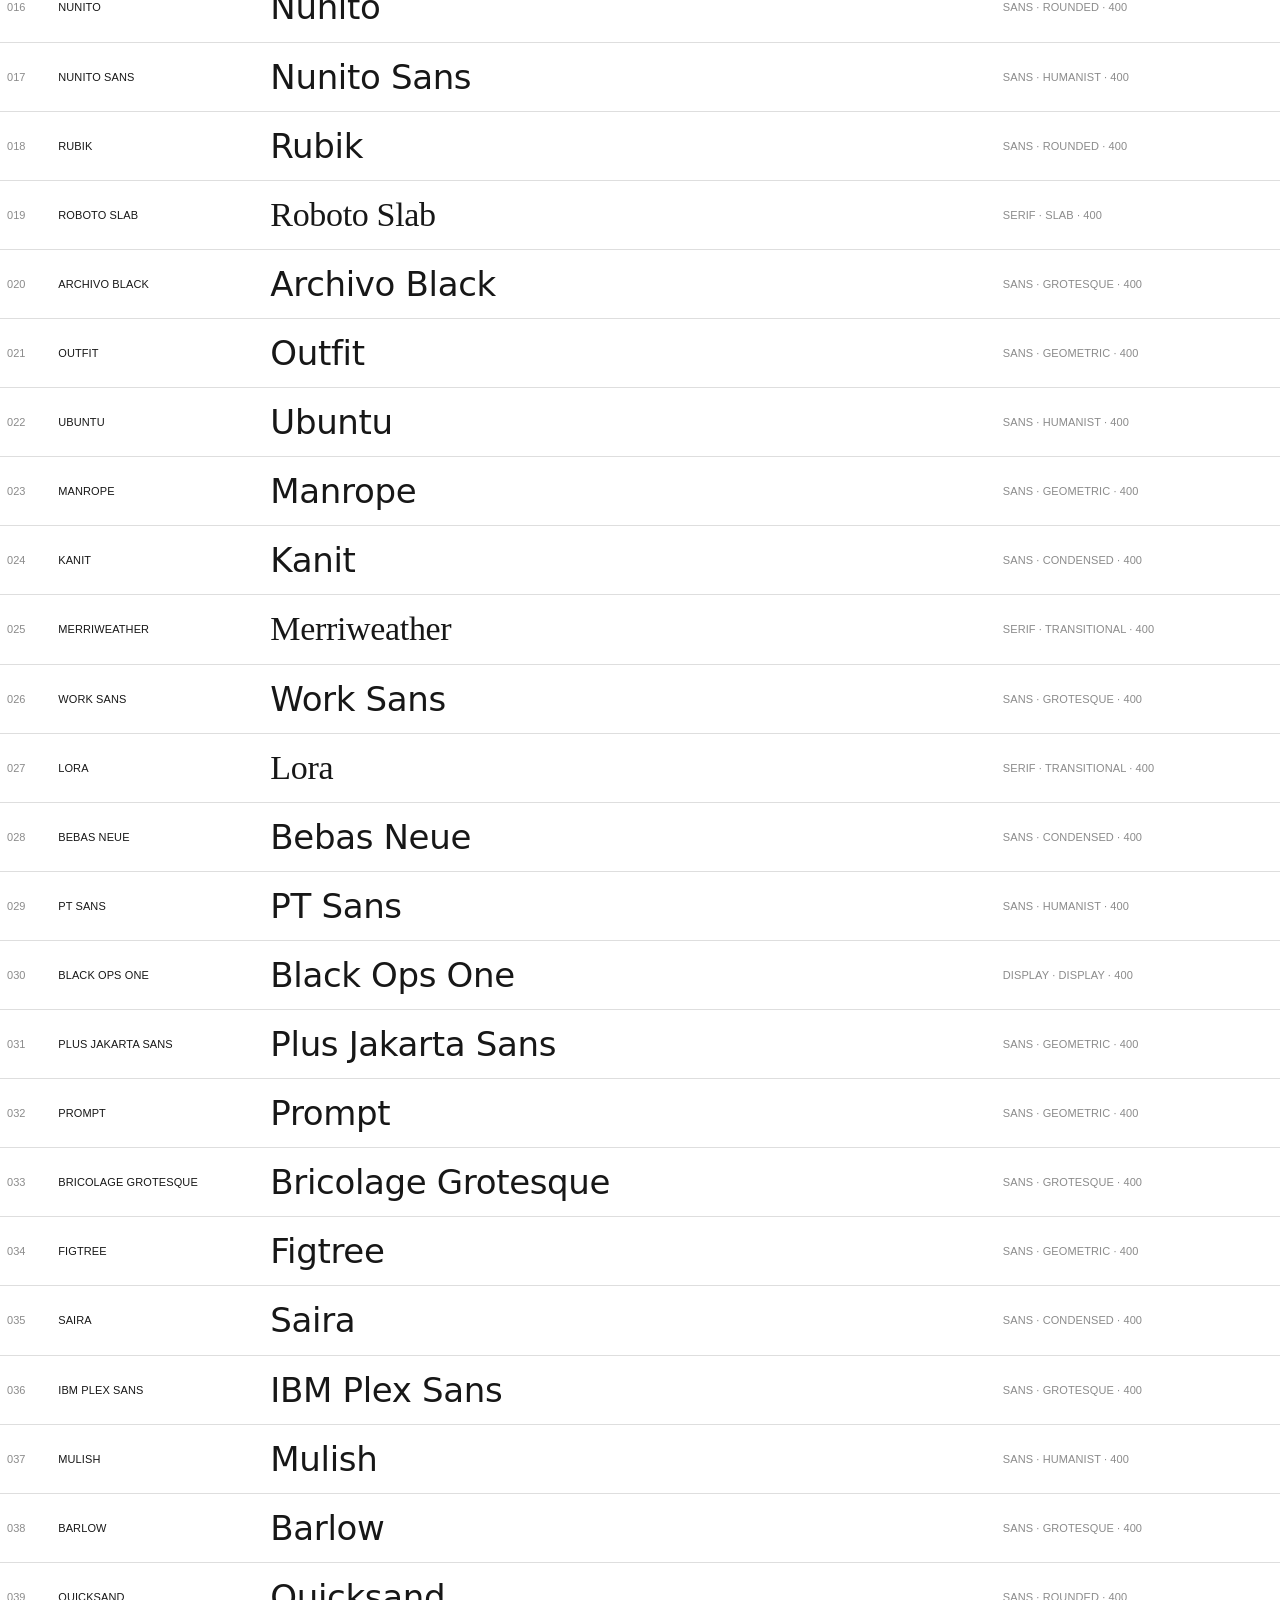
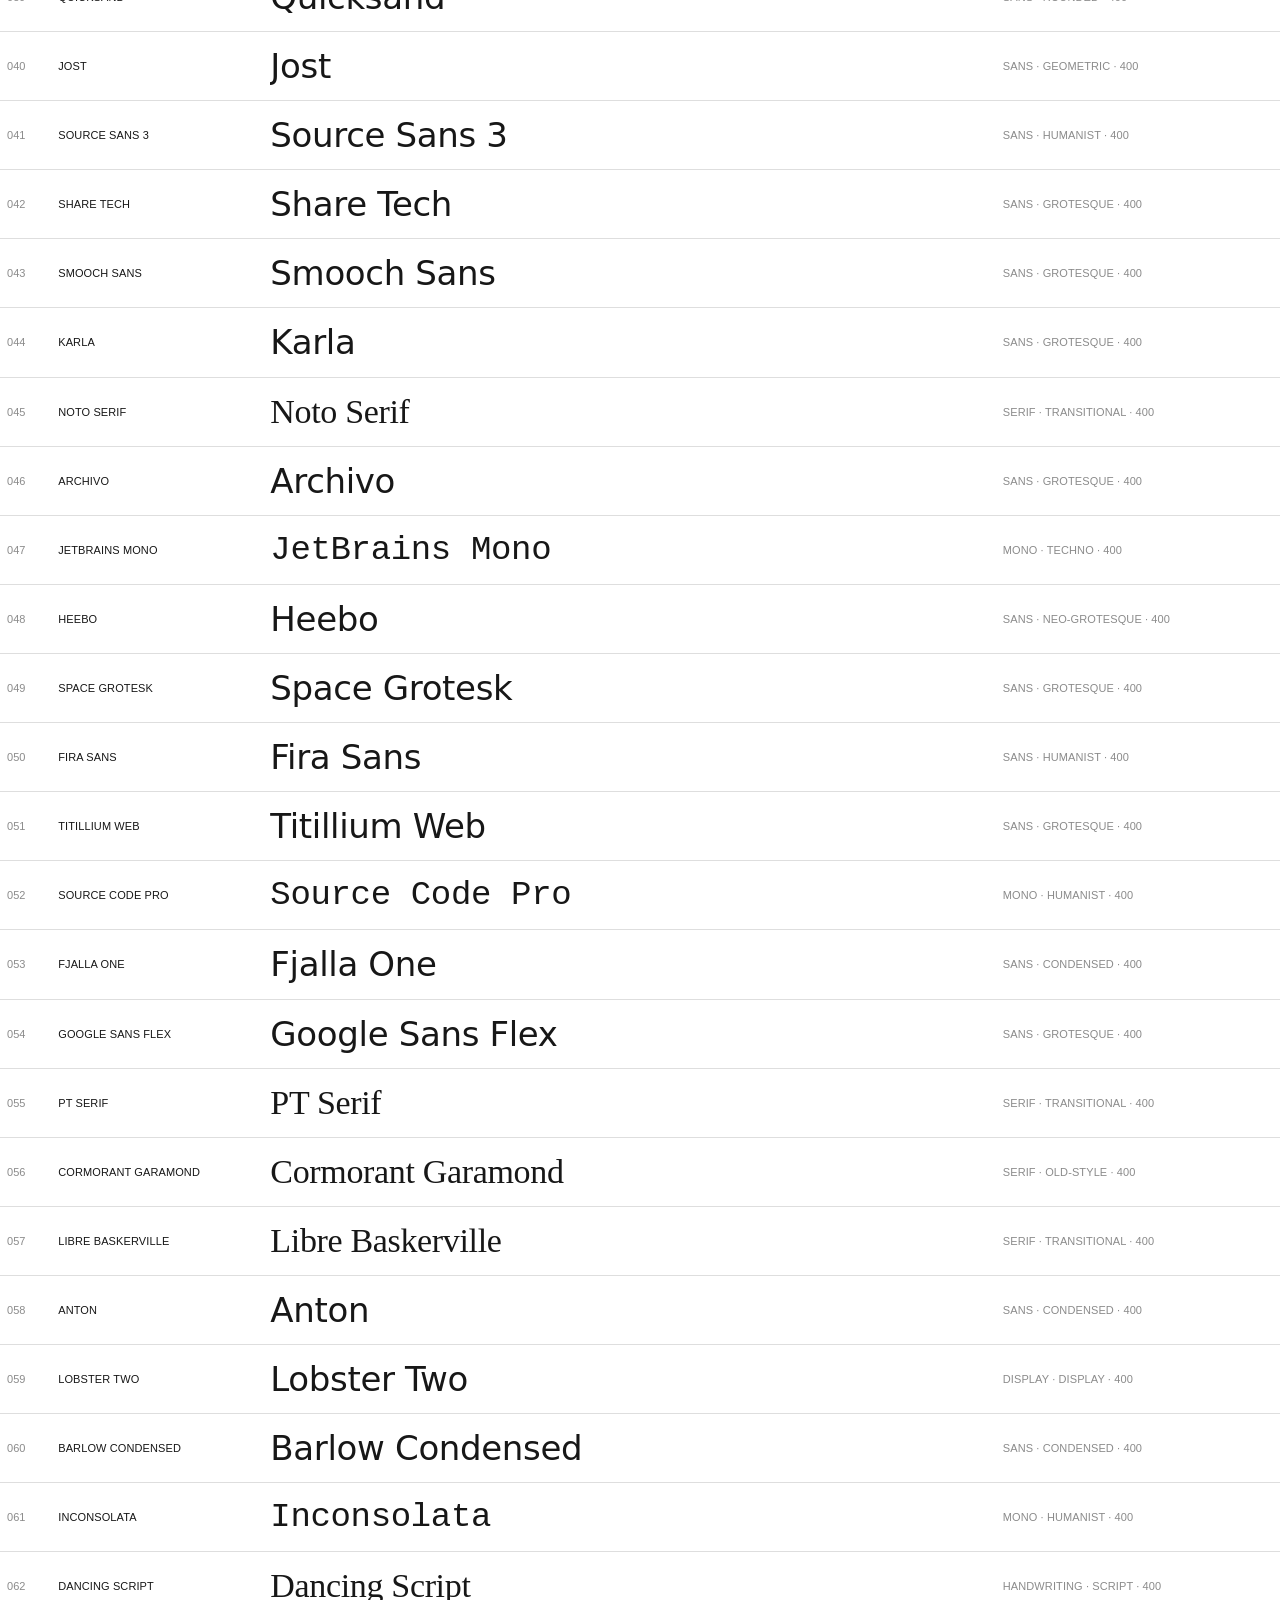
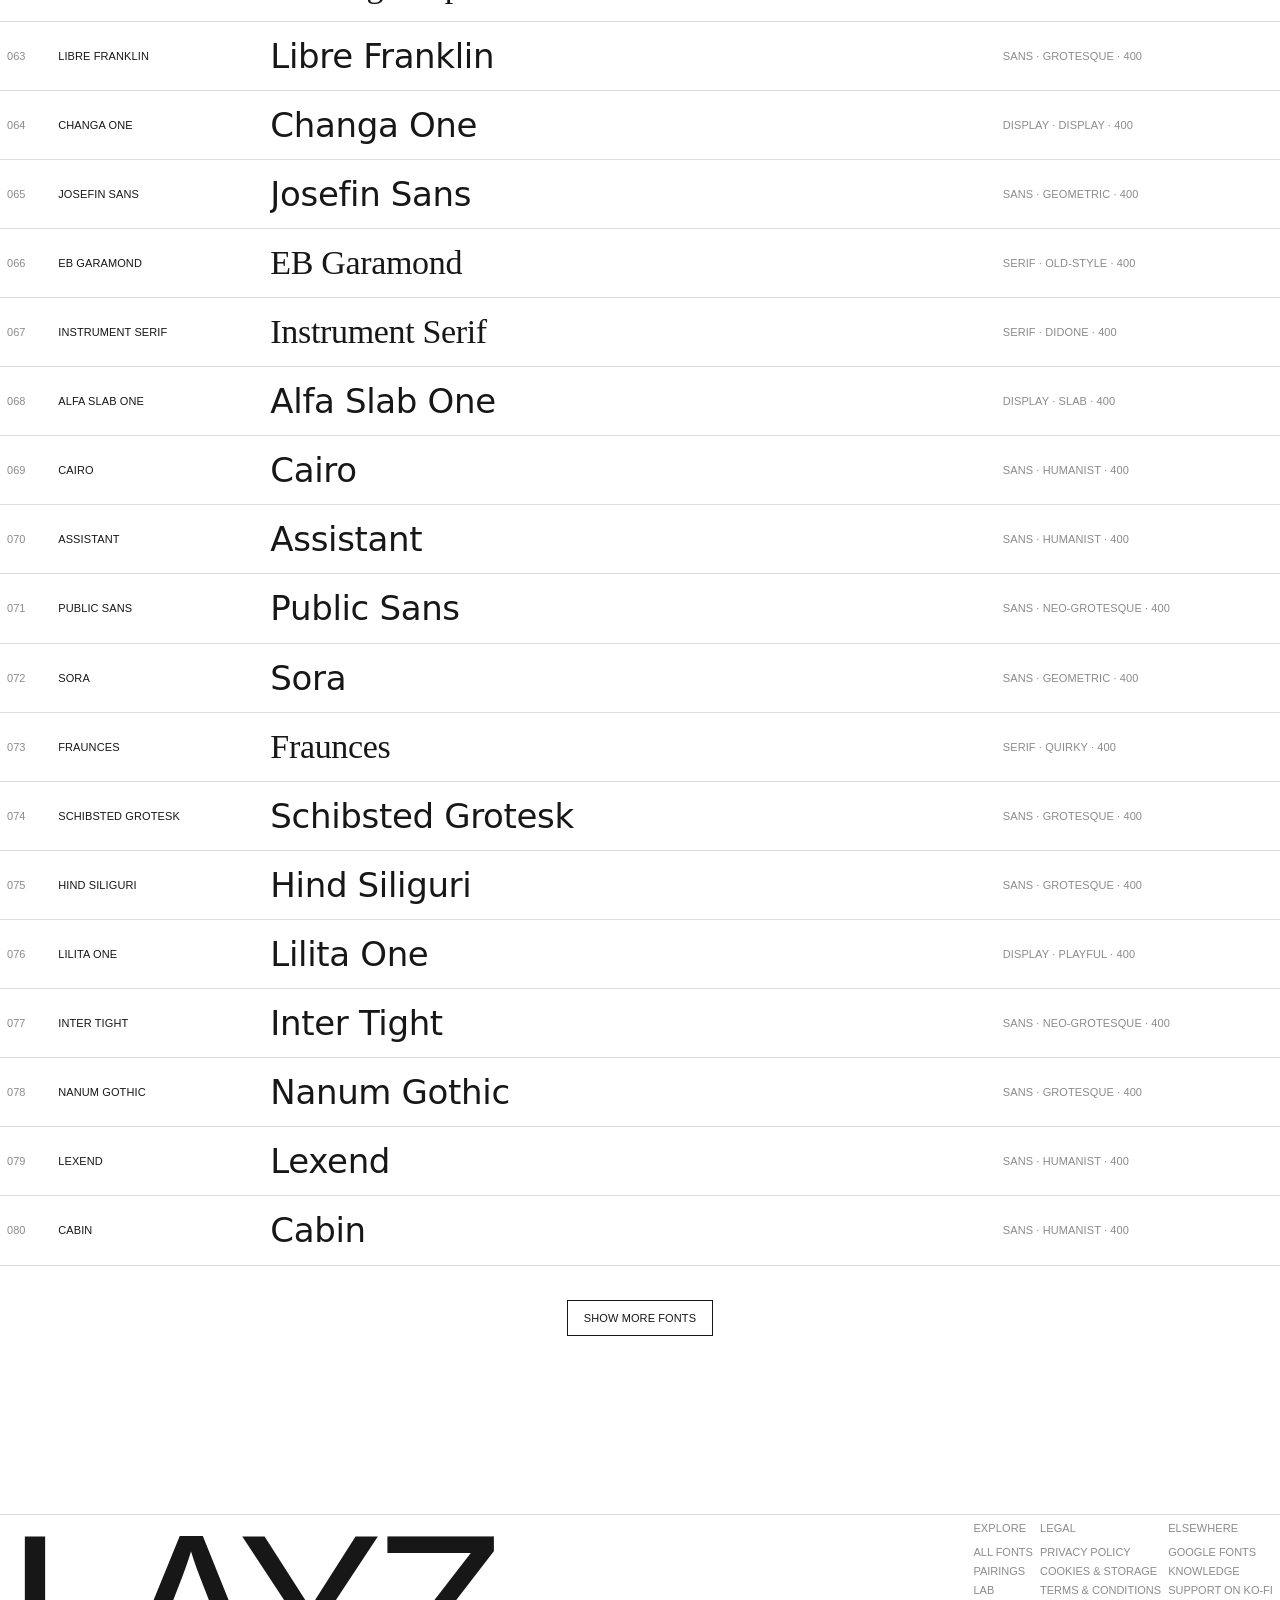
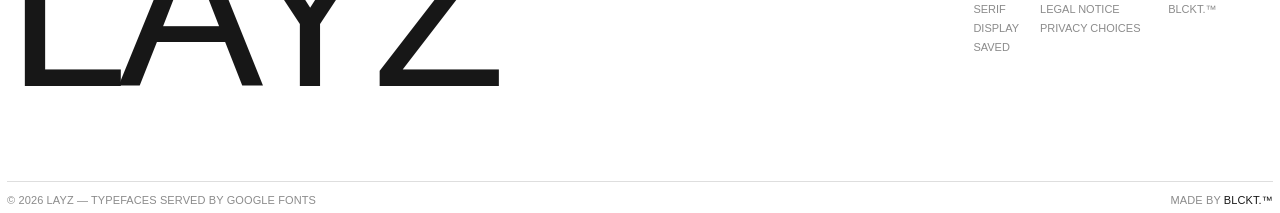
<file: fonts.html>
<!DOCTYPE html>
<html lang="en" data-theme="light">
<head>
<meta charset="utf-8">
<meta name="viewport" content="width=device-width, initial-scale=1">
<title>Font library - 1,600+ Google Fonts previewed in your own text | Layz</title>
<meta name="description" content="Search 1,600+ Google Fonts by category, sub-genre and weight. Type any text and the whole library re-sets itself in it. Copy the embed code for any typeface.">
<meta name="color-scheme" content="light dark">
<!-- SEO:START -->
<link rel="canonical" href="https://layzfonts.com/fonts.html">
<meta name="robots" content="index, follow, max-image-preview:large, max-snippet:-1">
<meta name="author" content="blckt.">
<meta property="og:type" content="website">
<meta property="og:site_name" content="Layz">
<meta property="og:url" content="https://layzfonts.com/fonts.html">
<meta property="og:title" content="Font library - 1,600+ Google Fonts previewed in your own text | Layz">
<meta property="og:description" content="Search 1,600+ Google Fonts by category, sub-genre and weight. Type any text and the whole library re-sets itself in it. Copy the embed code for any typeface.">
<meta property="og:image" content="https://layzfonts.com/og-image.png">
<meta property="og:image:width" content="1200">
<meta property="og:image:height" content="630">
<meta property="og:image:alt" content="Layz - fonts that get along">
<meta property="og:locale" content="en">
<meta name="twitter:card" content="summary_large_image">
<meta name="twitter:title" content="Font library - 1,600+ Google Fonts previewed in your own text | Layz">
<meta name="twitter:description" content="Search 1,600+ Google Fonts by category, sub-genre and weight. Type any text and the whole library re-sets itself in it. Copy the embed code for any typeface.">
<meta name="twitter:image" content="https://layzfonts.com/og-image.png">
<meta name="theme-color" content="#ffffff">
<!-- SEO:END -->

<!-- Google Fonts are attached by consent.js only once the visitor allows it -->
<script src="js/consent.js"></script>

<link rel="stylesheet" href="css/base.css">
<link rel="stylesheet" href="css/fonts.css">
<link rel="icon" href="data:image/svg+xml,%3Csvg xmlns='http://www.w3.org/2000/svg' viewBox='0 0 100 100'%3E%3Crect x='30' y='30' width='40' height='40' fill='%23171717'/%3E%3C/svg%3E">

<script>
  (function () {
    try {
      var t = localStorage.getItem('layz.theme');
      /* Light is the default regardless of the OS setting; only an explicit
         toggle (stored in layz.theme) can switch it. */
      if (t !== 'dark' && t !== 'light') { t = 'light'; }
      document.documentElement.setAttribute('data-theme', t);
    } catch (e) {}
  })();
</script>
</head>
<body>
<a class="skip-link" href="#main">Skip to content</a>

<div class="intro" aria-hidden="true">
  <div class="intro-mark"><i></i></div>
  <div class="intro-count">000</div>
</div>

<header class="site-header">
  <div class="bar">
    <a class="brand" href="index.html" data-cursor="Home">Layz</a>
    <nav class="nav" aria-label="Primary">
      <a href="index.html">Index</a>
      <a href="fonts.html">Fonts</a>
      <a href="pairings.html">Pairings</a>
      <a href="lab.html">Lab</a>
      <a href="saved.html">Saved</a>
    </nav>
    <div class="header-actions">
      <button class="icon-btn" data-theme-toggle aria-label="Switch theme" data-cursor="Theme">
        <svg class="sun" viewBox="0 0 24 24" fill="none" stroke="currentColor" stroke-width="2" stroke-linecap="round"><circle cx="12" cy="12" r="4"/><path d="M12 2v2M12 20v2M2 12h2M20 12h2M4.9 4.9l1.4 1.4M17.7 17.7l1.4 1.4M19.1 4.9l-1.4 1.4M6.3 17.7l-1.4 1.4"/></svg>
        <svg class="moon" viewBox="0 0 24 24" fill="none" stroke="currentColor" stroke-width="2" stroke-linecap="round" stroke-linejoin="round"><path d="M21 12.8A9 9 0 1 1 11.2 3a7 7 0 0 0 9.8 9.8z"/></svg>
      </button>
      <button class="icon-btn nav-toggle" data-nav-toggle aria-label="Menu" aria-expanded="false">
        <svg viewBox="0 0 24 24" fill="none" stroke="currentColor" stroke-width="2" stroke-linecap="round"><path d="M3 8h18M3 16h18"/></svg>
      </button>
    </div>
  </div>
</header>

<div class="corner"><a href="pairings.html">Pairings &#8599;</a></div>

<main id="main">

  <section class="page-head">
    <div class="head-row">
      <span class="label">The library</span>
      <span class="label label--soft">Index / 002</span>
    </div>
    <h1>Every font,<br>in your words.</h1>
    <p class="prose">
      Type anything into the preview field and the whole library re-sets itself.
      Fonts download only as you scroll to them, in batches, so the page stays quick.
    </p>
  </section>

  <!-- ============ TOOLBAR ============ -->
  <div class="toolbar" id="toolbar">
    <div class="toolbar-row">
      <div class="field" id="searchField">
        <input id="searchInput" type="search" placeholder="Search / &#8260;" autocomplete="off" aria-label="Search fonts">
        <button class="clear" data-clear="searchInput" aria-label="Clear search">&times;</button>
      </div>

      <div class="field field--preview" id="previewField">
        <input id="previewInput" type="text" placeholder="Type to preview every font&hellip;" autocomplete="off" aria-label="Preview text">
        <button class="clear" data-clear="previewInput" aria-label="Reset preview text">&times;</button>
      </div>

      <div class="tool-group">
        <label class="label label--soft" for="sizeSlider">Size</label>
        <input class="size-slider" id="sizeSlider" type="range" min="14" max="96" step="1" value="34" aria-label="Preview size">
        <span class="label label--soft size-value" id="sizeValue">34</span>
      </div>

      <div class="tool-group">
        <label class="label label--soft" for="weightSelect">Weight</label>
        <div class="select-wrap">
          <select class="select" id="weightSelect" aria-label="Preview weight">
            <option value="100">100 Thin</option>
            <option value="200">200 ExtraLight</option>
            <option value="300">300 Light</option>
            <option value="400" selected>400 Regular</option>
            <option value="500">500 Medium</option>
            <option value="600">600 SemiBold</option>
            <option value="700">700 Bold</option>
            <option value="800">800 ExtraBold</option>
            <option value="900">900 Black</option>
          </select>
        </div>
      </div>

      <div class="view-toggle" role="group" aria-label="Layout">
        <button class="ul-link is-active" id="viewList" aria-pressed="true">List</button>
        <button class="ul-link" id="viewGrid" aria-pressed="false">Grid</button>
      </div>
    </div>

    <div class="toolbar-row">
      <div class="toolbar-row" id="catChips" style="margin-top:0;gap:14px"></div>
      <span class="spacer"></span>
      <button class="ul-link" id="savedToggle" aria-pressed="false">Saved <span class="count" id="savedCount">0</span></button>
      <div class="select-wrap">
        <select class="select" id="sortSelect" aria-label="Sort fonts">
          <option value="curated">Recommended</option>
          <option value="az">A &ndash; Z</option>
          <option value="za">Z &ndash; A</option>
          <option value="category">Category</option>
          <option value="random">Surprise me</option>
        </select>
      </div>
    </div>
  </div>

  <div class="result-bar">
    <span class="label"><strong id="resultCount">0</strong> fonts</span>
    <span class="label label--soft" id="resultFilter"></span>
    <span class="spacer"></span>
    <span class="label label--soft" id="loadStats"></span>
  </div>

  <div class="font-grid" id="fontGrid" data-view="list"></div>

  <div style="padding:0 var(--gutter)">
    <div class="empty" id="emptyState" hidden>
      <h3>Nothing matches that.</h3>
      <p class="prose" style="margin-inline:auto">Try a different spelling, or clear the filters.</p>
      <button class="btn" id="resetFilters" style="margin-top:20px">Reset filters</button>
    </div>
  </div>

  <div class="load-more" id="loadMoreWrap" hidden>
    <button class="btn" id="loadMore">Show more fonts</button>
  </div>

</main>

<!-- ============ DETAIL OVERLAY ============ -->
<div class="overlay" id="detailOverlay" role="dialog" aria-modal="true" aria-labelledby="detailName">
  <button class="overlay-close" id="detailClose" data-cursor="Close">Close &times;</button>
  <div class="detail">
    <div class="detail-head">
      <div>
        <span class="label label--soft" id="detailIdx">Font / 001</span>
        <h2 class="label" id="detailName" style="margin-top:6px">Font</h2>
      </div>
      <button class="ul-link" id="detailSave">Save</button>
    </div>

    <div class="detail-hero fnt" id="detailHero">Handgloves</div>

    <div class="detail-sec">
      <h3 class="label label--soft">Weights</h3>
      <div class="body">
        <div class="weight-list" id="detailWeights"></div>
        <p class="label label--soft" id="detailWeightNote" style="margin-top:12px"></p>
      </div>
    </div>

    <div class="detail-sec">
      <h3 class="label label--soft">Waterfall</h3>
      <div class="body waterfall" id="detailWaterfall"></div>
    </div>

    <div class="detail-sec">
      <h3 class="label label--soft">Character set</h3>
      <div class="body glyphset fnt" id="detailGlyphs">
        ABCDEFGHIJKLMNOPQRSTUVWXYZ<br>abcdefghijklmnopqrstuvwxyz<br>0123456789 &amp;.,;:!?&ldquo;&rdquo;()[]&mdash;@#$%
      </div>
    </div>

    <div class="detail-sec">
      <h3 class="label label--soft">Classification</h3>
      <div class="body tag-row" id="detailTags"></div>
    </div>

    <div class="detail-sec">
      <h3 class="label label--soft">Embed</h3>
      <div class="body">
        <div class="code-block" id="detailLink"></div>
        <div class="code-block" id="detailCss"></div>
        <div class="toolbar-row" style="margin-top:12px;gap:16px">
          <button class="ul-link" data-copy="link">Copy &lt;link&gt;</button>
          <button class="ul-link" data-copy="css">Copy CSS</button>
          <button class="ul-link" data-copy="import">Copy @import</button>
        </div>
      </div>
    </div>

    <div class="detail-actions">
      <a class="btn" id="detailPairTitle" href="pairings.html">Pair as title</a>
      <a class="btn" id="detailPairBody" href="pairings.html">Pair as text</a>
      <a class="btn" id="detailGoogle" href="https://fonts.google.com" target="_blank" rel="noopener">Google Fonts &#8599;</a>
    </div>
  </div>
</div>

<footer class="site-footer">
  <div class="footer-top">
    <div class="footer-mark spacer">Layz</div>
    <div class="footer-col">
      <h4 class="label label--soft">Explore</h4>
      <ul>
        <li><a class="ul-link" href="fonts.html">All fonts</a></li>
        <li><a class="ul-link" href="pairings.html">Pairings</a></li>
        <li><a class="ul-link" href="lab.html">Lab</a></li>
        <li><a class="ul-link" href="fonts.html?category=serif">Serif</a></li>
        <li><a class="ul-link" href="fonts.html?category=display">Display</a></li>
        <li><a class="ul-link" href="saved.html">Saved</a></li>
      </ul>
    </div>
    <div class="footer-col">
      <h4 class="label label--soft">Legal</h4>
      <ul>
        <li><a class="ul-link" href="privacy.html">Privacy Policy</a></li>
        <li><a class="ul-link" href="cookies.html">Cookies &amp; storage</a></li>
        <li><a class="ul-link" href="terms.html">Terms &amp; Conditions</a></li>
        <li><a class="ul-link" href="legal.html">Legal Notice</a></li>
        <li><button class="ul-link" data-consent-open>Privacy choices</button></li>
      </ul>
    </div>
    <div class="footer-col">
      <h4 class="label label--soft">Elsewhere</h4>
      <ul>
        <li><a class="ul-link" href="https://fonts.google.com" target="_blank" rel="noopener">Google Fonts</a></li>
        <li><a class="ul-link" href="https://fonts.google.com/knowledge" target="_blank" rel="noopener">Knowledge</a></li>
        <li><a class="ul-link" href="https://ko-fi.com/layzfonts" target="_blank" rel="noopener">Support on Ko-fi</a></li>
        <li><a class="ul-link" href="https://blckt.hu" target="_blank" rel="noopener">blckt.&trade;</a></li>
      </ul>
    </div>
  </div>
  <div class="footer-bottom">
    <span class="label label--soft">&copy; <span data-year>2026</span> Layz &mdash; Typefaces served by Google Fonts</span>
    <span class="label label--soft">Made by <a class="ul-link credit" href="https://blckt.hu" target="_blank" rel="noopener" data-cursor="blckt.hu">blckt.&trade;</a></span>
  </div>
</footer>

<script type="application/ld+json">
{
  "@context": "https://schema.org",
  "@graph": [
    {
      "@type": "CollectionPage",
      "@id": "https://layzfonts.com/fonts.html#page",
      "url": "https://layzfonts.com/fonts.html",
      "name": "Font library",
      "description": "A browsable specimen of 1,603 Latin-capable Google Fonts, previewable in custom text at any size and weight.",
      "inLanguage": "en",
      "isPartOf": { "@id": "https://layzfonts.com/#website" }
    },
    {
      "@type": "BreadcrumbList",
      "itemListElement": [
        { "@type": "ListItem", "position": 1, "name": "Layz", "item": "https://layzfonts.com/" },
        { "@type": "ListItem", "position": 2, "name": "Font library", "item": "https://layzfonts.com/fonts.html" }
      ]
    }
  ]
}
</script>
<script src="js/fonts-data.js"></script>
<script src="js/font-loader.js"></script>
<script src="js/pairing-engine.js"></script>
<script src="js/app.js"></script>
<script src="js/fonts-page.js"></script>
</body>
</html>
</file>
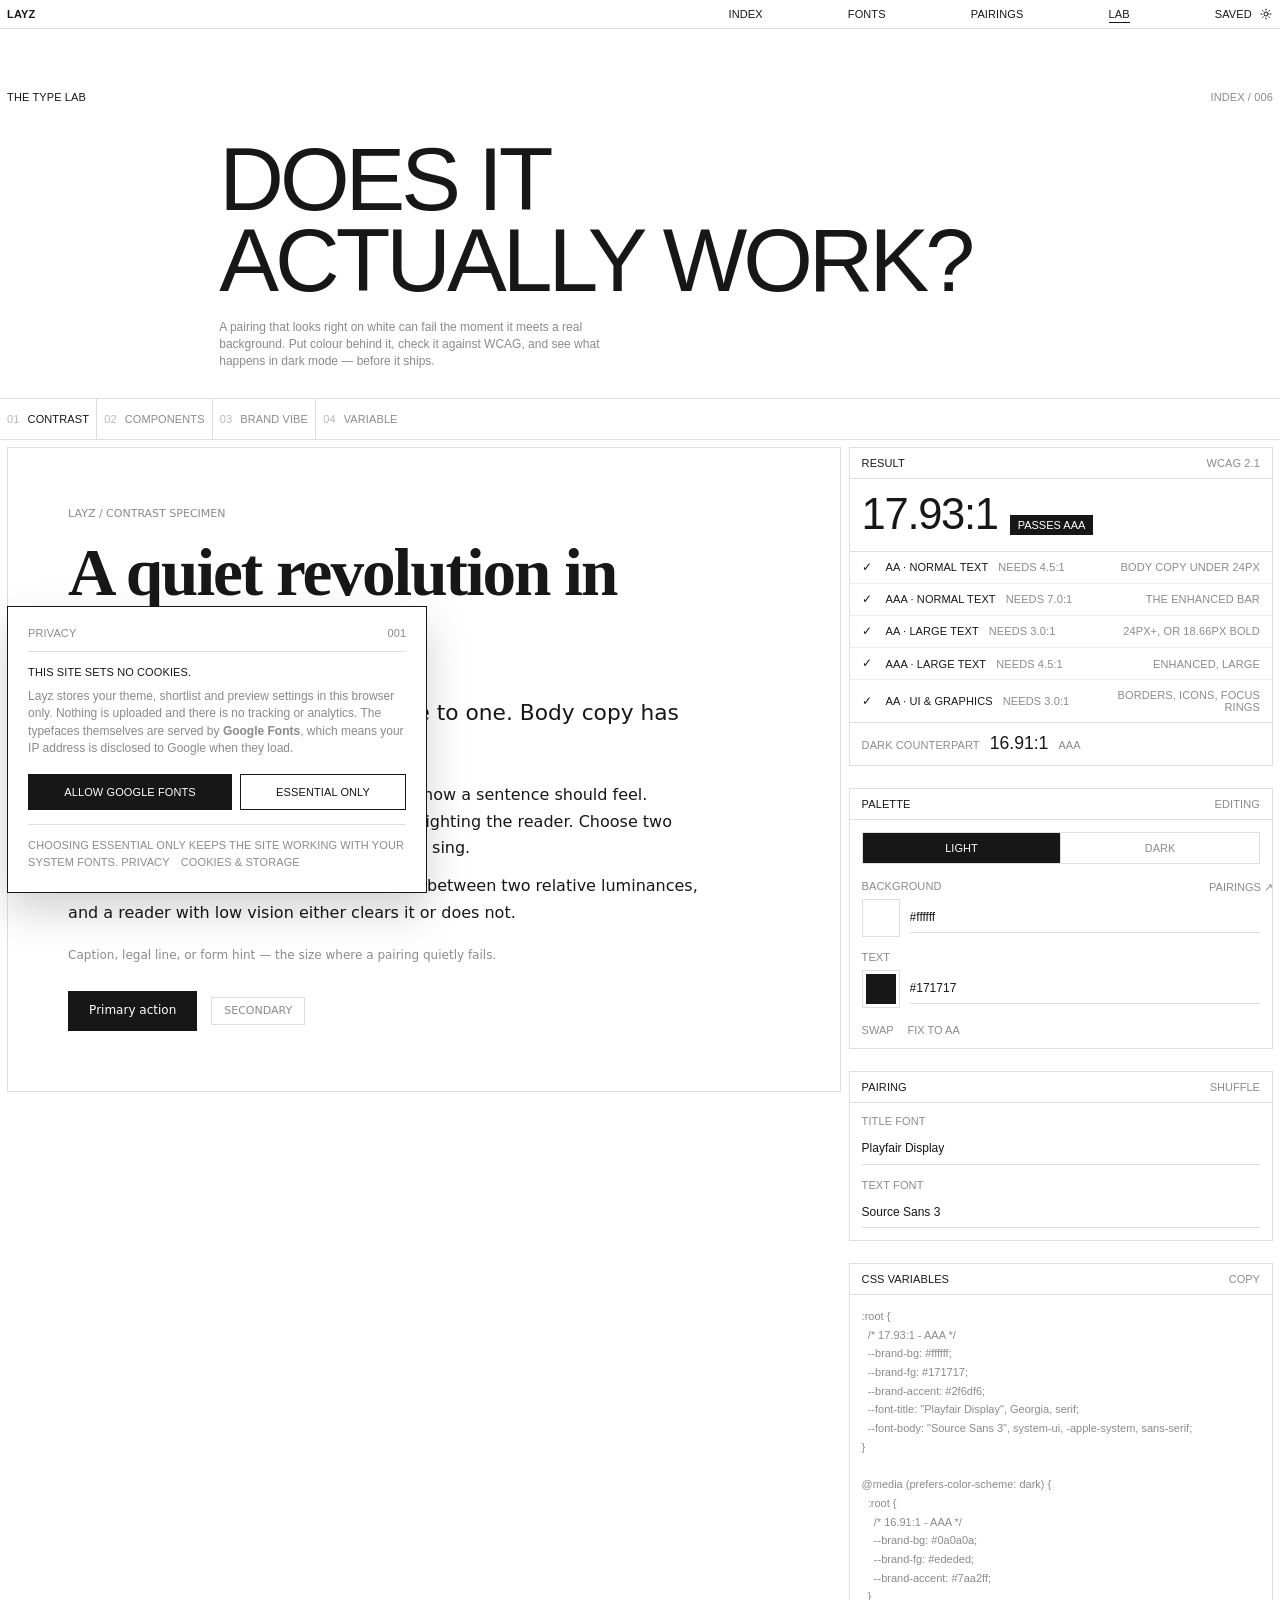
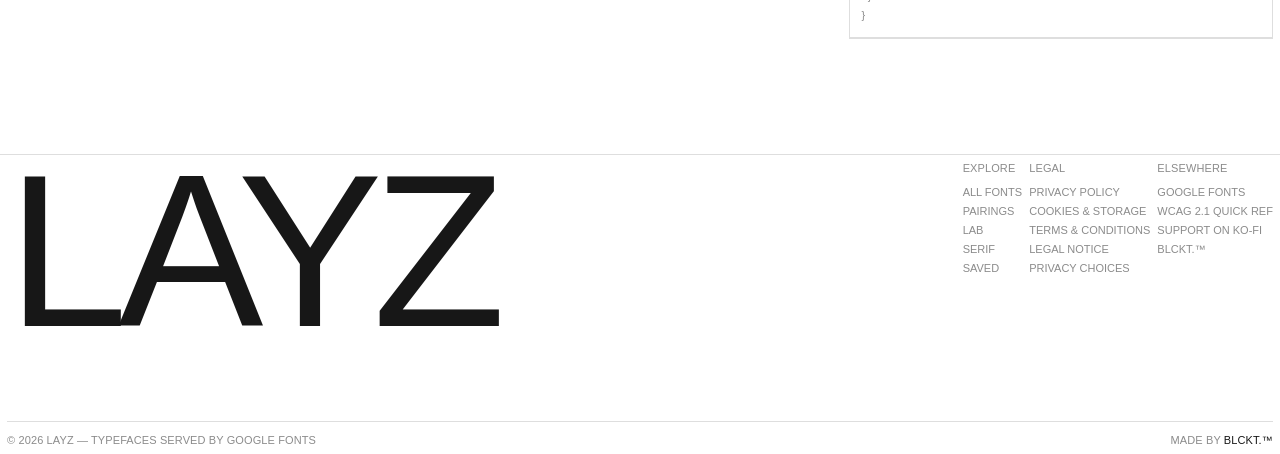
<file: lab.html>
<!DOCTYPE html>
<html lang="en" data-theme="light">
<head>
<meta charset="utf-8">
<meta name="viewport" content="width=device-width, initial-scale=1">
<title>Type lab - WCAG contrast, components and variable fonts | Layz</title>
<meta name="description" content="Four free type tools: live WCAG AA/AAA contrast checking, real UI components wearing your pairing, twelve brand-mood palettes, and a variable-font axis playground. Copy the CSS from any of them.">
<meta name="color-scheme" content="light dark">
<!-- SEO:START -->
<link rel="canonical" href="https://layzfonts.com/lab.html">
<meta name="robots" content="index, follow, max-image-preview:large, max-snippet:-1">
<meta name="author" content="blckt.">
<meta property="og:type" content="website">
<meta property="og:site_name" content="Layz">
<meta property="og:url" content="https://layzfonts.com/lab.html">
<meta property="og:title" content="Type lab - WCAG contrast, components and variable fonts | Layz">
<meta property="og:description" content="Four free type tools: live WCAG AA/AAA contrast checking, real UI components wearing your pairing, twelve brand-mood palettes, and a variable-font axis playground. Copy the CSS from any of them.">
<meta property="og:image" content="https://layzfonts.com/og-image.png">
<meta property="og:image:width" content="1200">
<meta property="og:image:height" content="630">
<meta property="og:image:alt" content="Layz - fonts that get along">
<meta property="og:locale" content="en">
<meta name="twitter:card" content="summary_large_image">
<meta name="twitter:title" content="Type lab - WCAG contrast, components and variable fonts | Layz">
<meta name="twitter:description" content="Four free type tools: live WCAG AA/AAA contrast checking, real UI components wearing your pairing, twelve brand-mood palettes, and a variable-font axis playground. Copy the CSS from any of them.">
<meta name="twitter:image" content="https://layzfonts.com/og-image.png">
<meta name="theme-color" content="#ffffff">
<!-- SEO:END -->

<!-- Google Fonts are attached by consent.js only once the visitor allows it -->
<script src="js/consent.js"></script>

<link rel="stylesheet" href="css/base.css">
<link rel="stylesheet" href="css/lab.css">
<link rel="icon" href="data:image/svg+xml,%3Csvg xmlns='http://www.w3.org/2000/svg' viewBox='0 0 100 100'%3E%3Crect x='30' y='30' width='40' height='40' fill='%23171717'/%3E%3C/svg%3E">

<script>
  (function () {
    try {
      var t = localStorage.getItem('layz.theme');
      /* Light is the default regardless of the OS setting; only an explicit
         toggle (stored in layz.theme) can switch it. */
      if (t !== 'dark' && t !== 'light') { t = 'light'; }
      document.documentElement.setAttribute('data-theme', t);
    } catch (e) {}
  })();
</script>
</head>
<body class="has-canvas">
<a class="skip-link" href="#main">Skip to content</a>

<div class="intro" aria-hidden="true">
  <div class="intro-mark"><i></i></div>
  <div class="intro-count">000</div>
</div>

<header class="site-header">
  <div class="bar">
    <a class="brand" href="index.html" data-cursor="Home">Layz</a>
    <nav class="nav" aria-label="Primary">
      <a href="index.html">Index</a>
      <a href="fonts.html">Fonts</a>
      <a href="pairings.html">Pairings</a>
      <a href="lab.html">Lab</a>
      <a href="saved.html">Saved</a>
    </nav>
    <div class="header-actions">
      <button class="icon-btn" data-theme-toggle aria-label="Switch theme" data-cursor="Theme">
        <svg class="sun" viewBox="0 0 24 24" fill="none" stroke="currentColor" stroke-width="2" stroke-linecap="round"><circle cx="12" cy="12" r="4"/><path d="M12 2v2M12 20v2M2 12h2M20 12h2M4.9 4.9l1.4 1.4M17.7 17.7l1.4 1.4M19.1 4.9l-1.4 1.4M6.3 17.7l-1.4 1.4"/></svg>
        <svg class="moon" viewBox="0 0 24 24" fill="none" stroke="currentColor" stroke-width="2" stroke-linecap="round" stroke-linejoin="round"><path d="M21 12.8A9 9 0 1 1 11.2 3a7 7 0 0 0 9.8 9.8z"/></svg>
      </button>
      <button class="icon-btn nav-toggle" data-nav-toggle aria-label="Menu" aria-expanded="false">
        <svg viewBox="0 0 24 24" fill="none" stroke="currentColor" stroke-width="2" stroke-linecap="round"><path d="M3 8h18M3 16h18"/></svg>
      </button>
    </div>
  </div>
</header>

<div class="corner"><a href="pairings.html">Pairings &#8599;</a></div>

<main id="main">

  <section class="lab-head">
    <div class="head-row">
      <span class="label">The type lab</span>
      <span class="label label--soft">Index / 006</span>
    </div>
    <h1>Does it<br>actually work?</h1>
    <p class="prose">
      A pairing that looks right on white can fail the moment it meets a real background.
      Put colour behind it, check it against WCAG, and see what happens in dark mode &mdash;
      before it ships.
    </p>
  </section>

  <!-- ============ TABS ============ -->
  <div class="lab-tabs" role="tablist" aria-label="Lab tools">
    <button class="lab-tab" role="tab" data-tool-btn="contrast" aria-selected="false" tabindex="-1" data-cursor="Open">
      <span class="n">01</span>Contrast
    </button>
    <button class="lab-tab" role="tab" data-tool-btn="components" aria-selected="false" tabindex="-1" data-cursor="Open">
      <span class="n">02</span>Components
    </button>
    <button class="lab-tab" role="tab" data-tool-btn="vibe" aria-selected="false" tabindex="-1" data-cursor="Open">
      <span class="n">03</span>Brand vibe
    </button>
    <button class="lab-tab" role="tab" data-tool-btn="variable" aria-selected="false" tabindex="-1" data-cursor="Open">
      <span class="n">04</span>Variable
    </button>
  </div>

  <!-- ============ 01 CONTRAST ============ -->
  <section id="toolContrast" data-tool="contrast" role="tabpanel" aria-label="Contrast lab" hidden>
    <div class="lab-work">

      <!-- canvas -->
      <div class="lab-canvas" id="ctCanvas" data-palette>
        <div class="ct-eyebrow fnt" id="ctChip">Layz / contrast specimen</div>
        <h2 class="ct-headline fnt" id="ctHeadline" contenteditable="true" spellcheck="false" data-cursor="Edit">A quiet revolution in reading</h2>
        <p class="ct-deck fnt" id="ctDeck" contenteditable="true" spellcheck="false" data-cursor="Edit">
          Large text clears the bar at three to one. Body copy has to reach four and a half.
        </p>
        <div class="ct-copy fnt" id="ctCopyText" contenteditable="true" spellcheck="false" data-cursor="Edit">
          <p>Every letterform carries an argument about how a sentence should feel. Choose two that agree, and the page stops fighting the reader. Choose two that disagree politely, and the page starts to sing.</p>
          <p>Contrast is not a matter of taste. It is a ratio between two relative luminances, and a reader with low vision either clears it or does not.</p>
        </div>
        <p class="ct-small fnt" id="ctSmall">
          Caption, legal line, or form hint &mdash; the size where a pairing quietly fails.
        </p>
        <div class="ct-ui-row">
          <span class="ct-btn fnt" id="ctButton">Primary action</span>
          <span class="ct-chip fnt">Secondary</span>
        </div>
      </div>

      <!-- controls -->
      <div class="lab-side">

        <div class="lab-block">
          <div class="lab-block-head">
            <span class="label">Result</span>
            <span class="spacer"></span>
            <span class="label label--soft">WCAG 2.1</span>
          </div>
          <div class="ct-score">
            <span class="ct-ratio" id="ctRatio">21.00:1</span>
            <span class="ct-verdict" id="ctVerdict">Passes AAA</span>
          </div>
          <div id="ctGrades"></div>
          <div class="ct-other" id="ctOther"></div>
        </div>

        <div class="lab-block">
          <div class="lab-block-head">
            <span class="label">Palette</span>
            <span class="spacer"></span>
            <span class="label label--soft">editing</span>
          </div>
          <div class="lab-block-body">
            <div class="lab-seg" role="group" aria-label="Preview mode">
              <button data-mode-btn="light" aria-pressed="true" data-cursor="Light">Light</button>
              <button data-mode-btn="dark" aria-pressed="false" data-cursor="Dark">Dark</button>
            </div>

            <div class="lab-field" style="margin-top:16px">
              <label class="label" for="ctBgHex">Background</label>
              <div class="lab-colour">
                <input type="color" id="ctBg" value="#ffffff" aria-label="Background colour" data-cursor="Pick">
                <input class="lab-input" type="text" id="ctBgHex" value="#ffffff" spellcheck="false" autocomplete="off" aria-label="Background hex">
              </div>
            </div>

            <div class="lab-field">
              <label class="label" for="ctFgHex">Text</label>
              <div class="lab-colour">
                <input type="color" id="ctFg" value="#171717" aria-label="Text colour" data-cursor="Pick">
                <input class="lab-input" type="text" id="ctFgHex" value="#171717" spellcheck="false" autocomplete="off" aria-label="Text hex">
              </div>
            </div>

            <div class="lab-btn-row" style="margin-top:16px">
              <button class="ul-link" id="ctSwap">Swap</button>
              <button class="ul-link" id="ctFix">Fix to AA</button>
            </div>
          </div>
        </div>

        <div class="lab-block">
          <div class="lab-block-head">
            <span class="label">Pairing</span>
            <span class="spacer"></span>
            <button class="ul-link" id="ctShuffle">Shuffle</button>
          </div>
          <div class="lab-block-body">
            <div class="lab-field">
              <label class="label" for="ctTitleFont">Title font</label>
              <input class="lab-input" type="text" id="ctTitleFont" list="ctFontList" spellcheck="false" autocomplete="off" placeholder="Playfair Display">
            </div>
            <div class="lab-field">
              <label class="label" for="ctBodyFont">Text font</label>
              <input class="lab-input" type="text" id="ctBodyFont" list="ctFontList" spellcheck="false" autocomplete="off" placeholder="Source Sans 3">
            </div>
            <datalist id="ctFontList"></datalist>
          </div>
        </div>

        <div class="lab-block">
          <div class="lab-block-head">
            <span class="label">CSS variables</span>
            <span class="spacer"></span>
            <button class="ul-link" id="ctCopy">Copy</button>
          </div>
          <div class="ct-code" id="ctCode"></div>
        </div>

      </div>
    </div>
  </section>

  <!-- ============ 02 COMPONENTS ============ -->
  <section id="toolComponents" data-tool="components" role="tabpanel" aria-label="Component tester" hidden>
    <div class="lab-work">

      <!-- the shadow host. Nothing inside it is styled by this document. -->
      <div class="uk-stage-wrap">
        <div class="uk-stage" id="ukStage"></div>
        <div class="uk-note" id="ukNote"></div>
      </div>

      <!-- controls -->
      <div class="lab-side">

        <div class="lab-block">
          <div class="lab-block-head">
            <span class="label">Component</span>
            <span class="spacer"></span>
            <span class="label label--soft">05</span>
          </div>
          <div class="uk-chips" id="ukChips"></div>
        </div>

        <div class="lab-block">
          <div class="lab-block-head">
            <span class="label">Wearing</span>
            <span class="spacer"></span>
            <button class="ul-link" id="ukShuffle">Shuffle</button>
          </div>
          <div class="lab-block-body">
            <p class="label" id="ukPair"></p>
            <div class="lab-seg" role="group" aria-label="Preview mode" style="margin-top:14px">
              <button data-uk-mode="light" aria-pressed="true" data-cursor="Light">Light</button>
              <button data-uk-mode="dark" aria-pressed="false" data-cursor="Dark">Dark</button>
            </div>
          </div>
        </div>

        <div class="lab-block">
          <div class="lab-block-head">
            <span class="label">Code</span>
            <span class="spacer"></span>
            <button class="ul-link" id="ukCopy">Copy</button>
          </div>
          <div class="lab-block-body" style="padding-bottom:0">
            <div class="lab-seg" role="group" aria-label="Code format">
              <button data-fmt="css" aria-pressed="true" data-cursor="CSS">CSS</button>
              <button data-fmt="tailwind" aria-pressed="false" data-cursor="Tailwind">Tailwind</button>
            </div>
          </div>
          <div class="ct-code uk-code" id="ukCode"></div>
        </div>

      </div>
    </div>
  </section>

  <!-- ============ 03 BRAND VIBE ============ -->
  <section id="toolVibe" data-tool="vibe" role="tabpanel" aria-label="Brand vibe generator" hidden>
    <div class="lab-work">

      <!-- canvas -->
      <div class="lab-canvas vb-canvas" id="vbCanvas" data-palette>
        <div class="ct-eyebrow vb-chip" id="vbChip">vibe</div>
        <h2 class="ct-headline" id="vbTitle">Pick a mood</h2>
        <p class="ct-deck" id="vbBody">
          Every mood below ships a pairing and a full light/dark palette, checked against
          WCAG before it ever reaches you.
        </p>
        <div class="ct-ui-row">
          <span class="vb-btn" id="vbBtn">Primary action</span>
          <span class="ct-chip">Secondary</span>
        </div>
        <div class="vb-rule"></div>
        <div class="vb-swatches" id="vbSwatches"></div>
      </div>

      <!-- controls -->
      <div class="lab-side">

        <div class="lab-block">
          <div class="lab-block-head">
            <span class="label" id="vbName">No mood selected</span>
            <span class="spacer"></span>
            <button class="ul-link" id="vbSave">Save palette</button>
          </div>
          <div class="lab-block-body">
            <p class="label label--soft" id="vbBlurb" style="line-height:1.6"></p>
            <p class="label" id="vbPairName" style="margin-top:10px"></p>

            <div class="lab-seg" role="group" aria-label="Preview mode" style="margin-top:14px">
              <button data-vb-mode="light" aria-pressed="true" data-cursor="Light">Light</button>
              <button data-vb-mode="dark" aria-pressed="false" data-cursor="Dark">Dark</button>
            </div>

            <div class="lab-btn-row" style="margin-top:14px">
              <button class="ul-link" id="vbNextPair">Next pair</button>
              <button class="ul-link" id="vbSurprise">Surprise me</button>
              <button class="ul-link" id="vbCheck">Check contrast &rarr;</button>
            </div>
          </div>
          <div id="vbScore" class="vb-score"></div>
        </div>

        <div class="lab-block">
          <div class="lab-block-head">
            <span class="label">Moods</span>
            <span class="spacer"></span>
            <span class="label label--soft">12</span>
          </div>
          <div class="vb-tags" id="vbTags"></div>
        </div>

        <div class="lab-block">
          <div class="lab-block-head">
            <span class="label">CSS variables</span>
            <span class="spacer"></span>
            <button class="ul-link" id="vbCopy">Copy</button>
          </div>
          <div class="ct-code" id="vbCode"></div>
        </div>

        <div class="lab-block">
          <div class="lab-block-head">
            <span class="label">Saved palettes</span>
          </div>
          <div id="vbSaved"></div>
          <div class="lab-block-body" id="vbSavedEmpty">
            <span class="label label--soft">Nothing saved yet.</span>
          </div>
        </div>

      </div>
    </div>
  </section>

  <!-- ============ 04 VARIABLE ============ -->
  <section id="toolVariable" data-tool="variable" role="tabpanel" aria-label="Variable font playground" hidden>
    <div class="lab-work">

      <div class="vf-stage-wrap">
        <div class="lab-canvas vf-canvas" id="vfCanvas">
          <div class="vf-sample fnt" id="vfSample" contenteditable="true" spellcheck="false" data-cursor="Edit">Handgloves</div>
        </div>
        <div class="vf-size-row">
          <label class="label label--soft" for="vfSize">Size</label>
          <input id="vfSize" type="range" min="24" max="220" value="92" aria-label="Preview size">
          <span class="label label--soft" id="vfSizeVal">92px</span>
          <span class="spacer"></span>
          <button class="ul-link" id="vfUseAsTitle">Use as title font</button>
        </div>
      </div>

      <div class="lab-side">

        <div class="lab-block">
          <div class="lab-block-head">
            <span class="label" id="vfName">Roboto Flex</span>
            <span class="spacer"></span>
            <span class="label label--soft" id="vfAxisCount"></span>
          </div>
          <div class="lab-block-body">
            <div class="lab-field">
              <label class="label" for="vfFamily">Variable family</label>
              <div class="select-wrap" style="width:100%">
                <select class="select lab-input" id="vfFamily" style="width:100%;text-transform:none"></select>
              </div>
            </div>
            <div class="lab-btn-row" style="margin-top:14px">
              <button class="ul-link" id="vfRandom">Randomise</button>
              <button class="ul-link" id="vfReset">Reset axes</button>
            </div>
          </div>
        </div>

        <div class="lab-block">
          <div class="lab-block-head">
            <span class="label">Axes</span>
            <span class="spacer"></span>
            <span class="label label--soft">live</span>
          </div>
          <div class="vf-sliders" id="vfSliders"></div>
        </div>

        <div class="lab-block">
          <div class="lab-block-head">
            <span class="label">CSS</span>
            <span class="spacer"></span>
            <button class="ul-link" id="vfCopy">Copy</button>
          </div>
          <div class="ct-code" id="vfCode"></div>
        </div>

      </div>
    </div>
  </section>

</main>

<footer class="site-footer">
  <div class="footer-top">
    <div class="footer-mark spacer">Layz</div>
    <div class="footer-col">
      <h4 class="label label--soft">Explore</h4>
      <ul>
        <li><a class="ul-link" href="fonts.html">All fonts</a></li>
        <li><a class="ul-link" href="pairings.html">Pairings</a></li>
        <li><a class="ul-link" href="lab.html">Lab</a></li>
        <li><a class="ul-link" href="fonts.html?category=serif">Serif</a></li>
        <li><a class="ul-link" href="saved.html">Saved</a></li>
      </ul>
    </div>
    <div class="footer-col">
      <h4 class="label label--soft">Legal</h4>
      <ul>
        <li><a class="ul-link" href="privacy.html">Privacy Policy</a></li>
        <li><a class="ul-link" href="cookies.html">Cookies &amp; storage</a></li>
        <li><a class="ul-link" href="terms.html">Terms &amp; Conditions</a></li>
        <li><a class="ul-link" href="legal.html">Legal Notice</a></li>
        <li><button class="ul-link" data-consent-open>Privacy choices</button></li>
      </ul>
    </div>
    <div class="footer-col">
      <h4 class="label label--soft">Elsewhere</h4>
      <ul>
        <li><a class="ul-link" href="https://fonts.google.com" target="_blank" rel="noopener">Google Fonts</a></li>
        <li><a class="ul-link" href="https://www.w3.org/WAI/WCAG21/quickref/" target="_blank" rel="noopener">WCAG 2.1 quick ref</a></li>
        <li><a class="ul-link" href="https://ko-fi.com/layzfonts" target="_blank" rel="noopener">Support on Ko-fi</a></li>
        <li><a class="ul-link" href="https://blckt.hu" target="_blank" rel="noopener">blckt.&trade;</a></li>
      </ul>
    </div>
  </div>
  <div class="footer-bottom">
    <span class="label label--soft">&copy; <span data-year>2026</span> Layz &mdash; Typefaces served by Google Fonts</span>
    <span class="label label--soft">Made by <a class="ul-link credit" href="https://blckt.hu" target="_blank" rel="noopener" data-cursor="blckt.hu">blckt.&trade;</a></span>
  </div>
</footer>

<script type="application/ld+json">
{
  "@context": "https://schema.org",
  "@graph": [
    {
      "@type": "WebApplication",
      "@id": "https://layzfonts.com/lab.html#app",
      "url": "https://layzfonts.com/lab.html",
      "name": "Layz type lab",
      "applicationCategory": "DesignApplication",
      "operatingSystem": "Any",
      "description": "A browser workbench for typography: WCAG 2.1 contrast checking, live UI component previews, brand-mood palette generation, and a variable-font axis playground, each with copyable CSS.",
      "inLanguage": "en",
      "offers": { "@type": "Offer", "price": "0", "priceCurrency": "USD" },
      "isPartOf": { "@id": "https://layzfonts.com/#website" }
    },
    {
      "@type": "BreadcrumbList",
      "itemListElement": [
        { "@type": "ListItem", "position": 1, "name": "Layz", "item": "https://layzfonts.com/" },
        { "@type": "ListItem", "position": 2, "name": "Type lab", "item": "https://layzfonts.com/lab.html" }
      ]
    }
  ]
}
</script>
<script src="js/fonts-data.js"></script>
<script src="js/font-loader.js"></script>
<script src="js/pairing-engine.js"></script>
<script src="js/app.js"></script>
<script src="js/lab-core.js"></script>
<script src="js/lab-vibe-data.js"></script>
<script src="js/lab-variable-data.js"></script>
<script src="js/lab-contrast.js"></script>
<script src="js/lab-components.js"></script>
<script src="js/lab-vibe.js"></script>
<script src="js/lab-variable.js"></script>
</body>
</html>
</file>
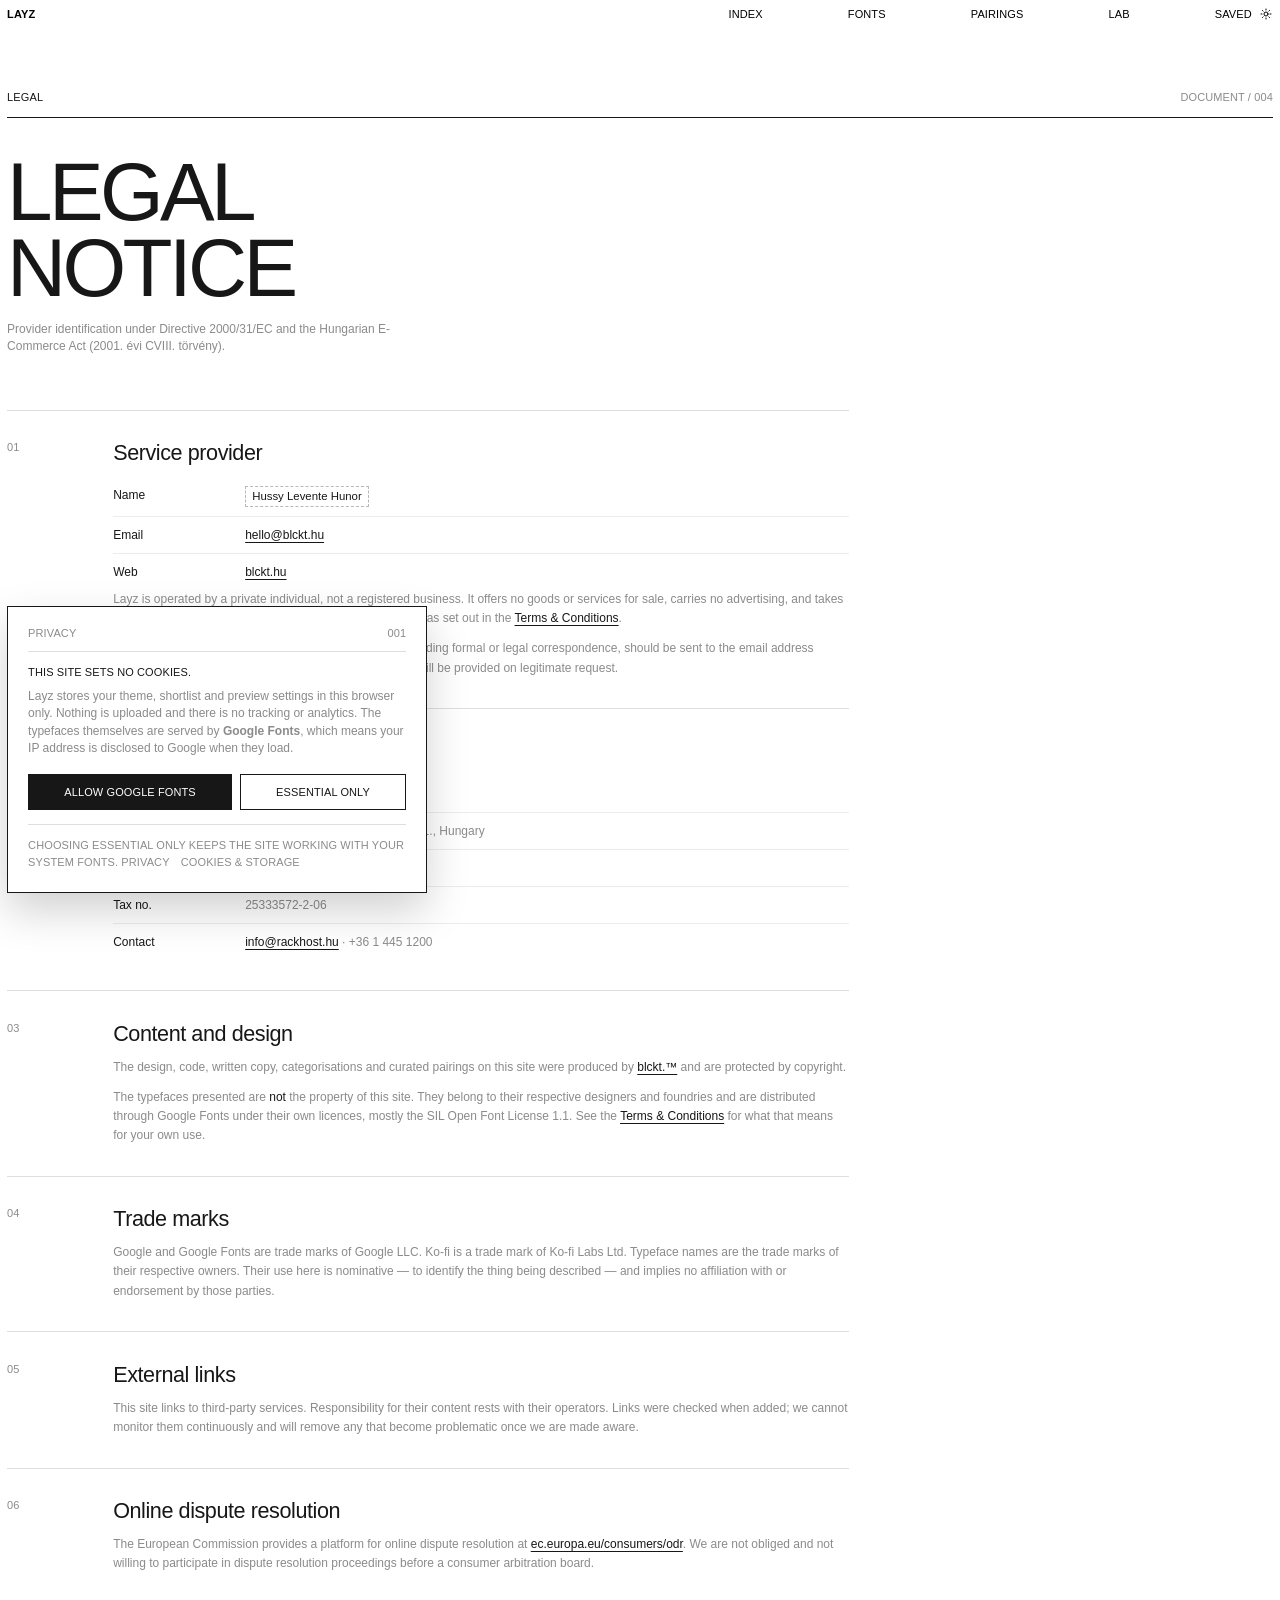
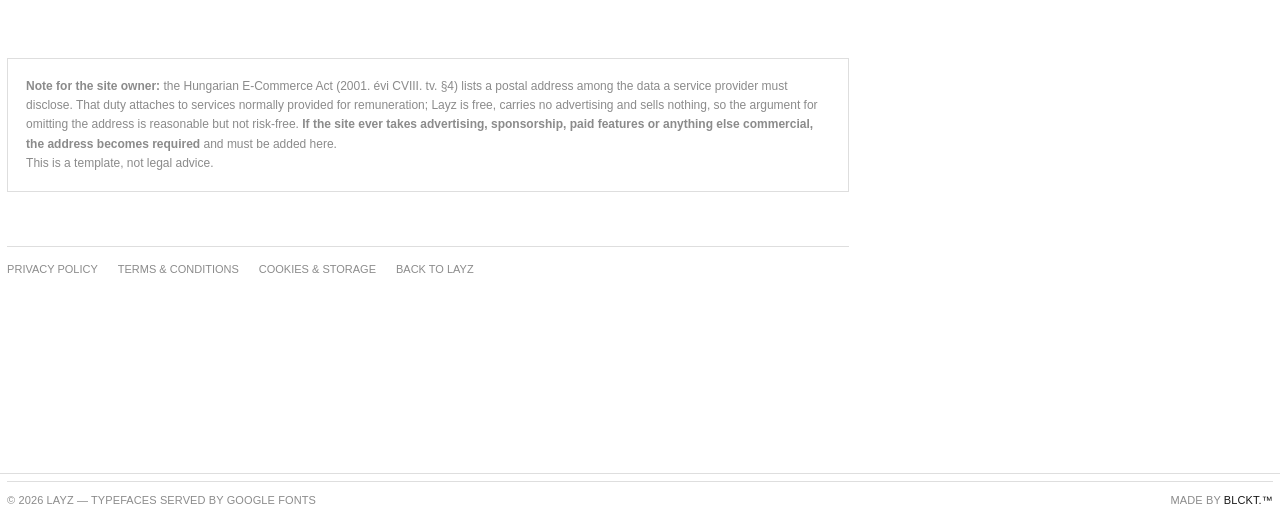
<file: legal.html>
<!DOCTYPE html>
<html lang="en" data-theme="light">
<head>
<meta charset="utf-8">
<meta name="viewport" content="width=device-width, initial-scale=1">
<title>Legal Notice - Layz</title>
<meta name="description" content="Provider identification for Layz.">
<meta name="color-scheme" content="light dark">
<!-- SEO:START -->
<link rel="canonical" href="https://layzfonts.com/legal.html">
<meta name="robots" content="noindex, follow">
<meta name="author" content="blckt.">
<meta property="og:type" content="website">
<meta property="og:site_name" content="Layz">
<meta property="og:url" content="https://layzfonts.com/legal.html">
<meta property="og:title" content="Legal Notice - Layz">
<meta property="og:description" content="Provider identification for Layz.">
<meta property="og:image" content="https://layzfonts.com/og-image.png">
<meta property="og:image:width" content="1200">
<meta property="og:image:height" content="630">
<meta property="og:image:alt" content="Layz - fonts that get along">
<meta property="og:locale" content="en">
<meta name="twitter:card" content="summary_large_image">
<meta name="twitter:title" content="Legal Notice - Layz">
<meta name="twitter:description" content="Provider identification for Layz.">
<meta name="twitter:image" content="https://layzfonts.com/og-image.png">
<meta name="theme-color" content="#ffffff">
<!-- SEO:END -->

<script src="js/consent.js"></script>
<link rel="stylesheet" href="css/base.css">
<link rel="stylesheet" href="css/legal.css">
<link rel="icon" href="data:image/svg+xml,%3Csvg xmlns='http://www.w3.org/2000/svg' viewBox='0 0 100 100'%3E%3Crect x='30' y='30' width='40' height='40' fill='%23171717'/%3E%3C/svg%3E">

<script>
  (function () {
    try {
      var t = localStorage.getItem('layz.theme');
      /* Light is the default regardless of the OS setting; only an explicit
         toggle (stored in layz.theme) can switch it. */
      if (t !== 'dark' && t !== 'light') { t = 'light'; }
      document.documentElement.setAttribute('data-theme', t);
    } catch (e) {}
  })();
</script>
</head>
<body>
<a class="skip-link" href="#main">Skip to content</a>

<header class="site-header">
  <div class="bar">
    <a class="brand" href="index.html" data-cursor="Home">Layz</a>
    <nav class="nav" aria-label="Primary">
      <a href="index.html">Index</a>
      <a href="fonts.html">Fonts</a>
      <a href="pairings.html">Pairings</a>
      <a href="lab.html">Lab</a>
      <a href="saved.html">Saved</a>
    </nav>
    <div class="header-actions">
      <button class="icon-btn" data-theme-toggle aria-label="Switch theme" data-cursor="Theme">
        <svg class="sun" viewBox="0 0 24 24" fill="none" stroke="currentColor" stroke-width="2" stroke-linecap="round"><circle cx="12" cy="12" r="4"/><path d="M12 2v2M12 20v2M2 12h2M20 12h2M4.9 4.9l1.4 1.4M17.7 17.7l1.4 1.4M19.1 4.9l-1.4 1.4M6.3 17.7l-1.4 1.4"/></svg>
        <svg class="moon" viewBox="0 0 24 24" fill="none" stroke="currentColor" stroke-width="2" stroke-linecap="round" stroke-linejoin="round"><path d="M21 12.8A9 9 0 1 1 11.2 3a7 7 0 0 0 9.8 9.8z"/></svg>
      </button>
      <button class="icon-btn nav-toggle" data-nav-toggle aria-label="Menu" aria-expanded="false">
        <svg viewBox="0 0 24 24" fill="none" stroke="currentColor" stroke-width="2" stroke-linecap="round"><path d="M3 8h18M3 16h18"/></svg>
      </button>
    </div>
  </div>
</header>

<main id="main">
  <section class="doc">
    <div class="doc-head">
      <span class="label">Legal</span>
      <span class="label label--soft">Document / 004</span>
    </div>
    <h1>Legal<br>notice</h1>
    <p class="prose doc-updated">
      Provider identification under Directive 2000/31/EC and the Hungarian E-Commerce Act
      (2001. &eacute;vi CVIII. t&ouml;rv&eacute;ny).
    </p>

    <div class="doc-body">

      <div class="doc-sec">
        <span class="n num">01</span>
        <div class="c">
          <h2>Service provider</h2>
          <ul class="doc-list">
            <li><span class="k">Name</span><span class="fill">Hussy Levente Hunor</span></li>
            <li><span class="k">Email</span><span><a href="mailto:hello@blckt.hu">hello@blckt.hu</a></span></li>
            <li><span class="k">Web</span><span><a href="https://blckt.hu" target="_blank" rel="noopener">blckt.hu</a></span></li>
          </ul>
          <p>
            Layz is operated by a private individual, not a registered business. It offers no goods
            or services for sale, carries no advertising, and takes no payment; support given
            through Ko-fi is a voluntary gift, as set out in the
            <a href="terms.html">Terms &amp; Conditions</a>.
          </p>
          <p>
            No postal address is published. Enquiries of any kind, including formal or legal
            correspondence, should be sent to the email address above and will be answered from
            there; a postal address will be provided on legitimate request.
          </p>
        </div>
      </div>

      <div class="doc-sec">
        <span class="n num">02</span>
        <div class="c">
          <h2>Hosting provider</h2>
          <ul class="doc-list">
            <li><span class="k">Name</span><span>Rackhost Zrt.</span></li>
            <li><span class="k">Address</span><span>6722 Szeged, Tisza Lajos k&ouml;r&uacute;t 41., Hungary</span></li>
            <li><span class="k">Company no.</span><span>06-10-000489</span></li>
            <li><span class="k">Tax no.</span><span>25333572-2-06</span></li>
            <li><span class="k">Contact</span><span><a href="mailto:info@rackhost.hu">info@rackhost.hu</a> &middot; +36 1 445 1200</span></li>
          </ul>
        </div>
      </div>

      <div class="doc-sec">
        <span class="n num">03</span>
        <div class="c">
          <h2>Content and design</h2>
          <p>
            The design, code, written copy, categorisations and curated pairings on this site were
            produced by <a href="https://blckt.hu" target="_blank" rel="noopener">blckt.&trade;</a>
            and are protected by copyright.
          </p>
          <p>
            The typefaces presented are <strong>not</strong> the property of this site. They belong
            to their respective designers and foundries and are distributed through Google Fonts
            under their own licences, mostly the SIL Open Font License 1.1. See the
            <a href="terms.html">Terms &amp; Conditions</a> for what that means for your own use.
          </p>
        </div>
      </div>

      <div class="doc-sec">
        <span class="n num">04</span>
        <div class="c">
          <h2>Trade marks</h2>
          <p>
            Google and Google Fonts are trade marks of Google LLC. Ko-fi is a trade mark of Ko-fi
            Labs Ltd. Typeface names are the trade marks of their respective owners. Their use here
            is nominative &mdash; to identify the thing being described &mdash; and implies no
            affiliation with or endorsement by those parties.
          </p>
        </div>
      </div>

      <div class="doc-sec">
        <span class="n num">05</span>
        <div class="c">
          <h2>External links</h2>
          <p>
            This site links to third-party services. Responsibility for their content rests with
            their operators. Links were checked when added; we cannot monitor them continuously
            and will remove any that become problematic once we are made aware.
          </p>
        </div>
      </div>

      <div class="doc-sec">
        <span class="n num">06</span>
        <div class="c">
          <h2>Online dispute resolution</h2>
          <p>
            The European Commission provides a platform for online dispute resolution at
            <a href="https://ec.europa.eu/consumers/odr" target="_blank" rel="noopener">ec.europa.eu/consumers/odr</a>.
            We are not obliged and not willing to participate in dispute resolution proceedings
            before a consumer arbitration board.
          </p>
        </div>
      </div>

      <div class="doc-note">
        <p>
          <strong>Note for the site owner:</strong> the Hungarian E-Commerce Act
          (2001. &eacute;vi CVIII. tv. &sect;4) lists a postal address among the data a service
          provider must disclose. That duty attaches to services normally provided for
          remuneration; Layz is free, carries no advertising and sells nothing, so the argument for
          omitting the address is reasonable but not risk-free. <strong>If the site ever takes
          advertising, sponsorship, paid features or anything else commercial, the address becomes
          required</strong> and must be added here.
        </p>
        <p>
          This is a template, not legal advice.
        </p>
      </div>

      <div class="doc-nav">
        <a class="ul-link" href="privacy.html">Privacy Policy</a>
        <a class="ul-link" href="terms.html">Terms &amp; Conditions</a>
        <a class="ul-link" href="cookies.html">Cookies &amp; storage</a>
        <a class="ul-link" href="index.html">Back to Layz</a>
      </div>
    </div>
  </section>
</main>

<footer class="site-footer">
  <div class="footer-bottom">
    <span class="label label--soft">&copy; <span data-year>2026</span> Layz &mdash; Typefaces served by Google Fonts</span>
    <span class="label label--soft">Made by <a class="ul-link credit" href="https://blckt.hu" target="_blank" rel="noopener" data-cursor="blckt.hu">blckt.&trade;</a></span>
  </div>
</footer>

<script src="js/app.js"></script>
</body>
</html>
</file>
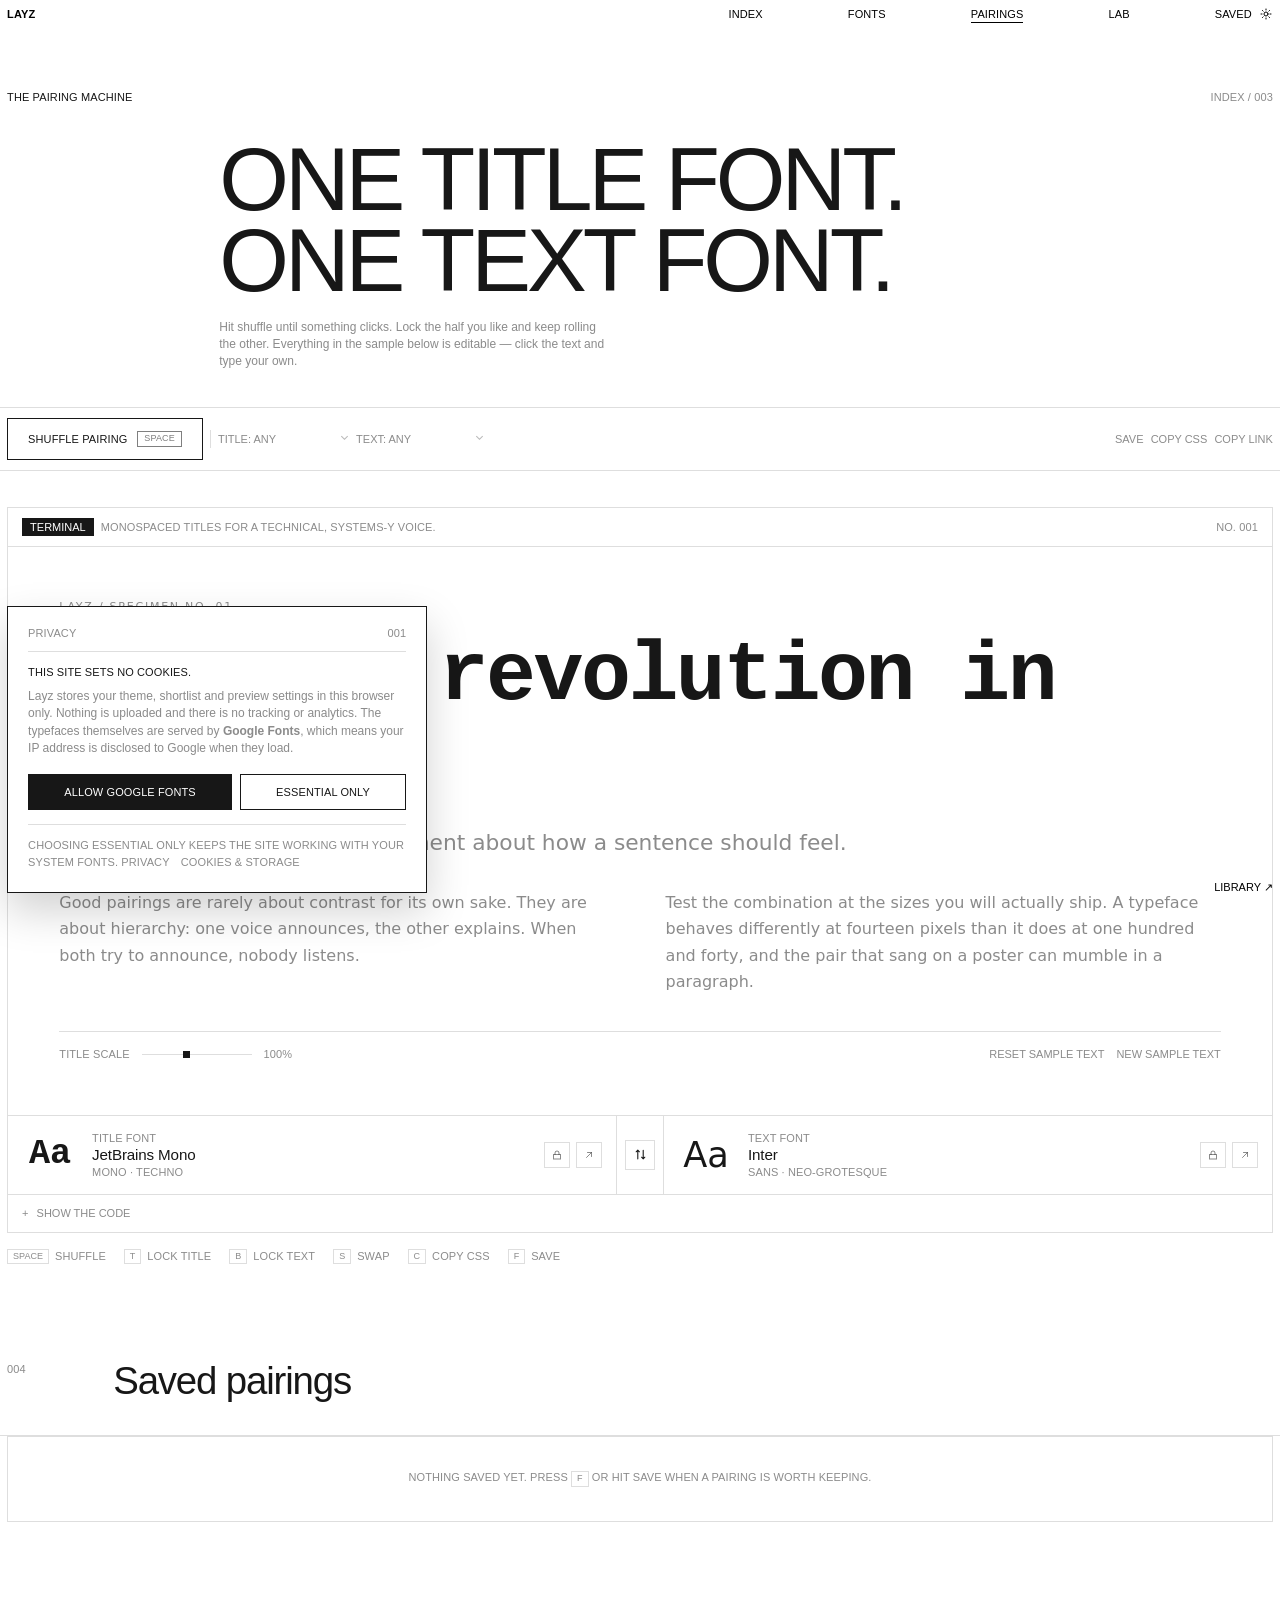
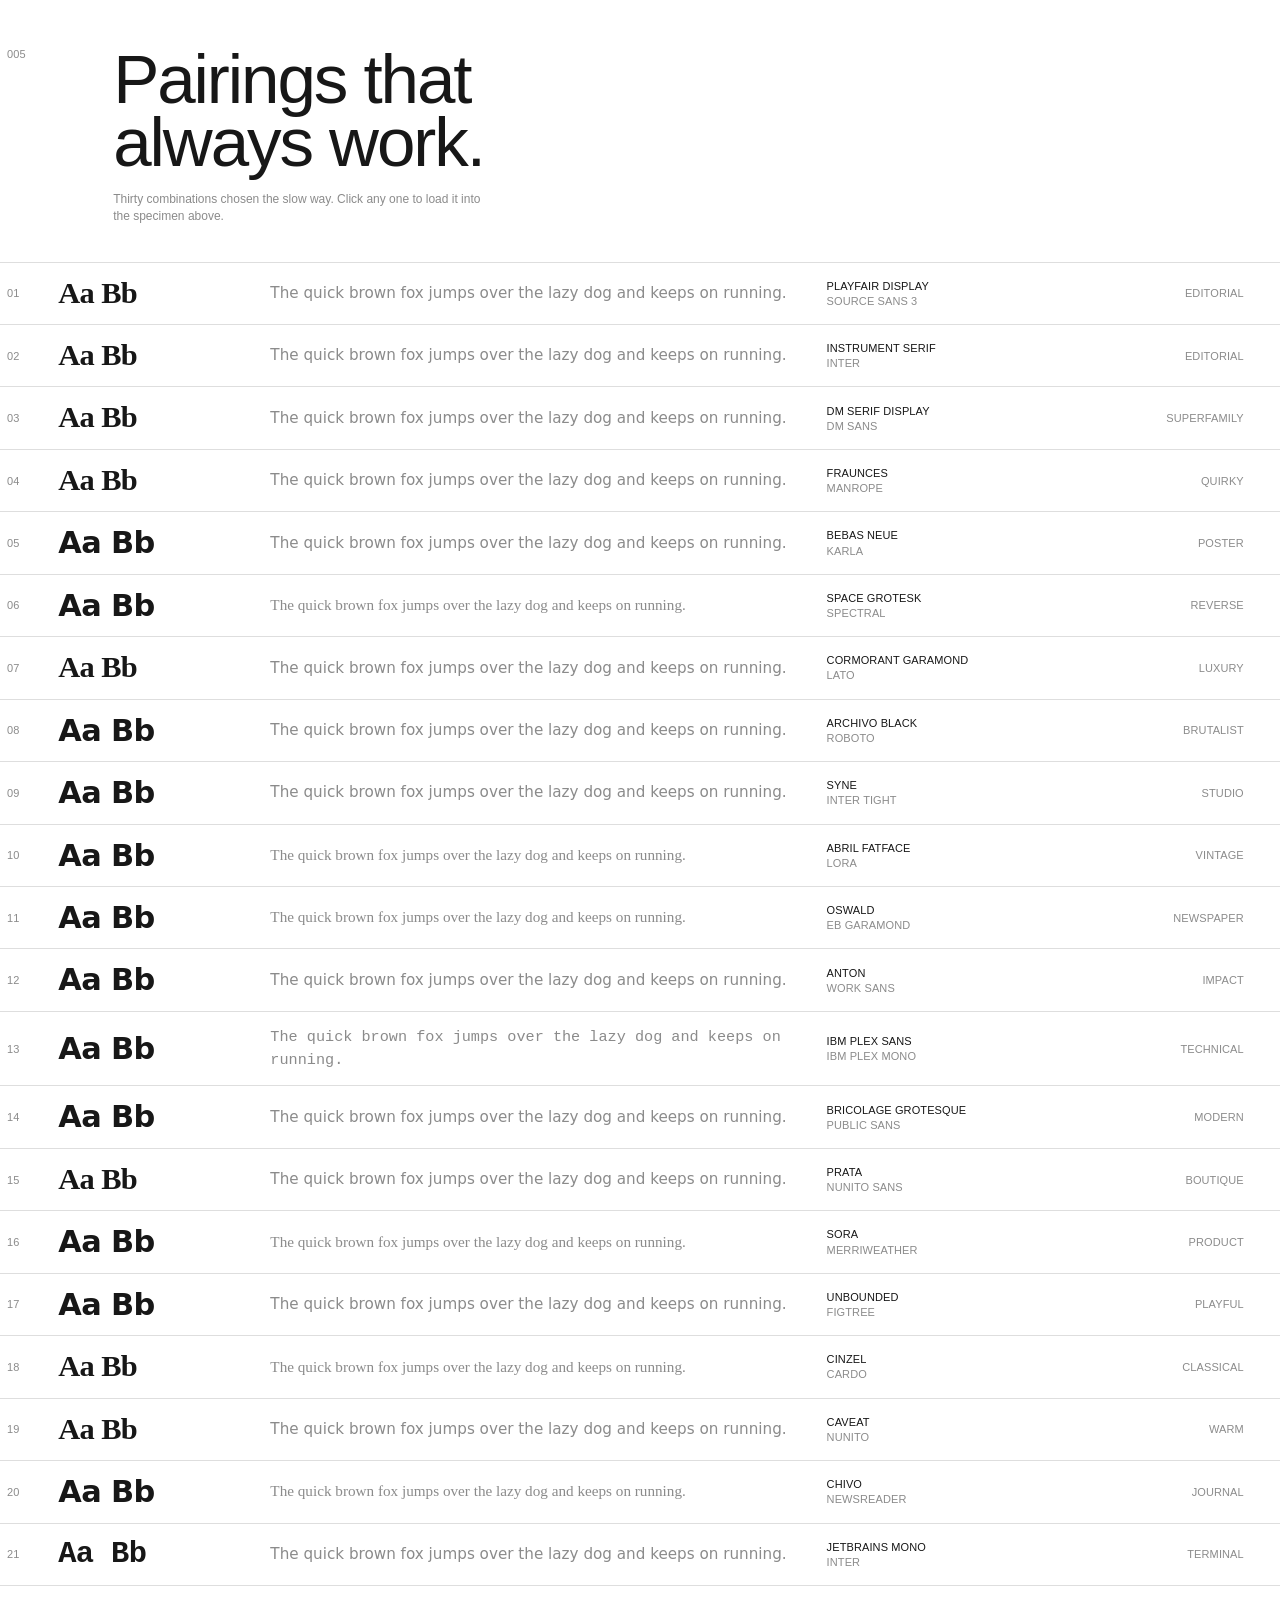
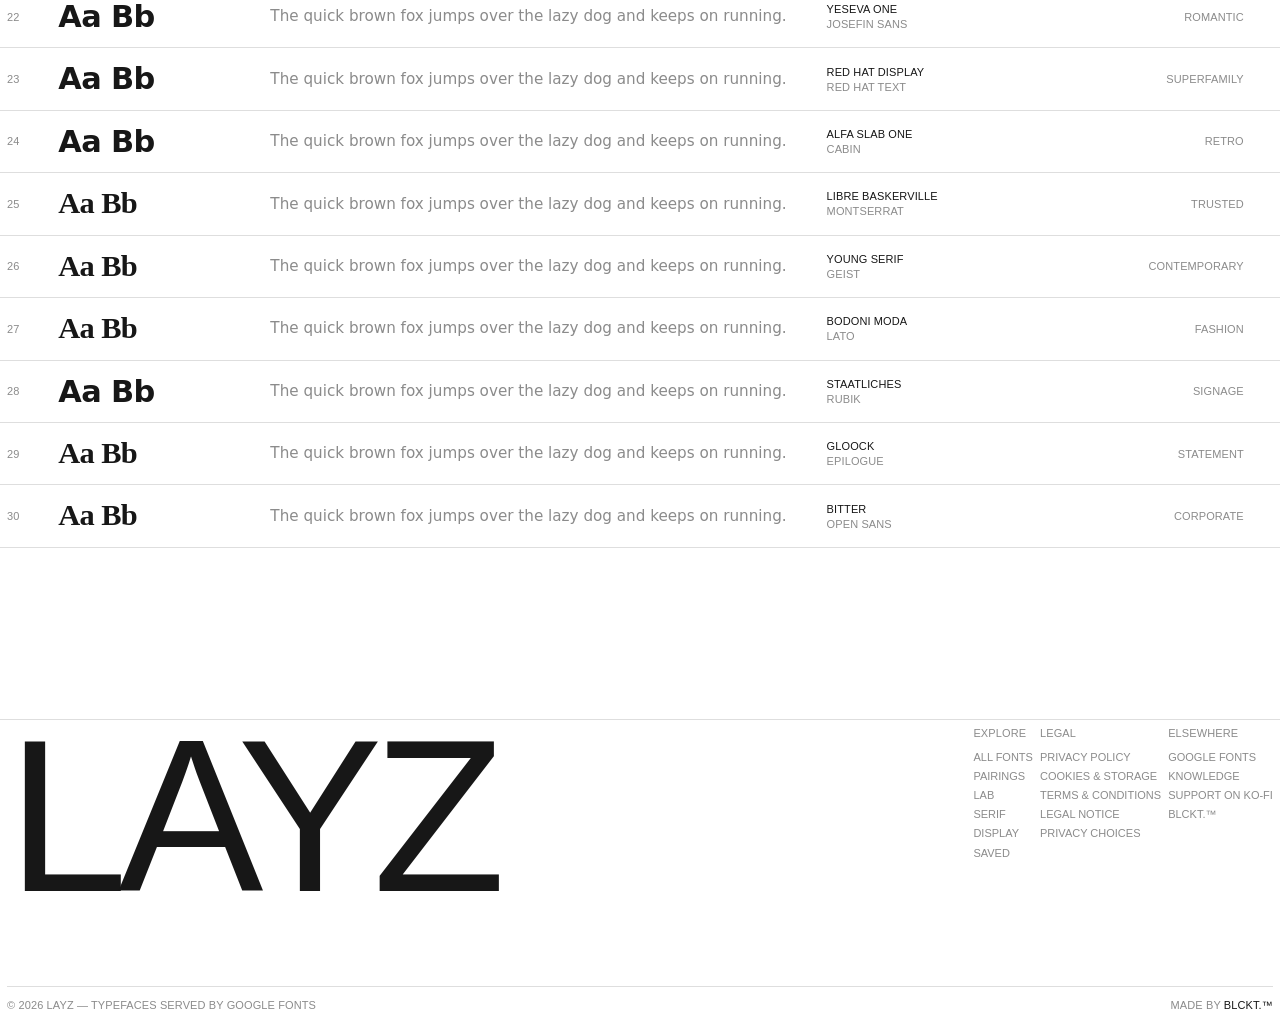
<file: pairings.html>
<!DOCTYPE html>
<html lang="en" data-theme="light">
<head>
<meta charset="utf-8">
<meta name="viewport" content="width=device-width, initial-scale=1">
<title>Font pairings - shuffle title and body combinations | Layz</title>
<meta name="description" content="Generate Google Font pairings scored on category contrast, sub-genre and legibility. Lock a font you like, shuffle the other, edit the sample text and copy the CSS.">
<meta name="color-scheme" content="light dark">
<!-- SEO:START -->
<link rel="canonical" href="https://layzfonts.com/pairings.html">
<meta name="robots" content="index, follow, max-image-preview:large, max-snippet:-1">
<meta name="author" content="blckt.">
<meta property="og:type" content="website">
<meta property="og:site_name" content="Layz">
<meta property="og:url" content="https://layzfonts.com/pairings.html">
<meta property="og:title" content="Font pairings - shuffle title and body combinations | Layz">
<meta property="og:description" content="Generate Google Font pairings scored on category contrast, sub-genre and legibility. Lock a font you like, shuffle the other, edit the sample text and copy the CSS.">
<meta property="og:image" content="https://layzfonts.com/og-image.png">
<meta property="og:image:width" content="1200">
<meta property="og:image:height" content="630">
<meta property="og:image:alt" content="Layz - fonts that get along">
<meta property="og:locale" content="en">
<meta name="twitter:card" content="summary_large_image">
<meta name="twitter:title" content="Font pairings - shuffle title and body combinations | Layz">
<meta name="twitter:description" content="Generate Google Font pairings scored on category contrast, sub-genre and legibility. Lock a font you like, shuffle the other, edit the sample text and copy the CSS.">
<meta name="twitter:image" content="https://layzfonts.com/og-image.png">
<meta name="theme-color" content="#ffffff">
<!-- SEO:END -->

<!-- Google Fonts are attached by consent.js only once the visitor allows it -->
<script src="js/consent.js"></script>

<link rel="stylesheet" href="css/base.css">
<link rel="stylesheet" href="css/pairings.css">
<link rel="icon" href="data:image/svg+xml,%3Csvg xmlns='http://www.w3.org/2000/svg' viewBox='0 0 100 100'%3E%3Crect x='30' y='30' width='40' height='40' fill='%23171717'/%3E%3C/svg%3E">

<script>
  (function () {
    try {
      var t = localStorage.getItem('layz.theme');
      /* Light is the default regardless of the OS setting; only an explicit
         toggle (stored in layz.theme) can switch it. */
      if (t !== 'dark' && t !== 'light') { t = 'light'; }
      document.documentElement.setAttribute('data-theme', t);
    } catch (e) {}
  })();
</script>
</head>
<body>
<a class="skip-link" href="#main">Skip to content</a>

<div class="intro" aria-hidden="true">
  <div class="intro-mark"><i></i></div>
  <div class="intro-count">000</div>
</div>

<header class="site-header">
  <div class="bar">
    <a class="brand" href="index.html" data-cursor="Home">Layz</a>
    <nav class="nav" aria-label="Primary">
      <a href="index.html">Index</a>
      <a href="fonts.html">Fonts</a>
      <a href="pairings.html">Pairings</a>
      <a href="lab.html">Lab</a>
      <a href="saved.html">Saved</a>
    </nav>
    <div class="header-actions">
      <button class="icon-btn" data-theme-toggle aria-label="Switch theme" data-cursor="Theme">
        <svg class="sun" viewBox="0 0 24 24" fill="none" stroke="currentColor" stroke-width="2" stroke-linecap="round"><circle cx="12" cy="12" r="4"/><path d="M12 2v2M12 20v2M2 12h2M20 12h2M4.9 4.9l1.4 1.4M17.7 17.7l1.4 1.4M19.1 4.9l-1.4 1.4M6.3 17.7l-1.4 1.4"/></svg>
        <svg class="moon" viewBox="0 0 24 24" fill="none" stroke="currentColor" stroke-width="2" stroke-linecap="round" stroke-linejoin="round"><path d="M21 12.8A9 9 0 1 1 11.2 3a7 7 0 0 0 9.8 9.8z"/></svg>
      </button>
      <button class="icon-btn nav-toggle" data-nav-toggle aria-label="Menu" aria-expanded="false">
        <svg viewBox="0 0 24 24" fill="none" stroke="currentColor" stroke-width="2" stroke-linecap="round"><path d="M3 8h18M3 16h18"/></svg>
      </button>
    </div>
  </div>
</header>

<div class="corner"><a href="fonts.html">Library &#8599;</a></div>

<main id="main">

  <section class="page-head">
    <div class="head-row">
      <span class="label">The pairing machine</span>
      <span class="label label--soft">Index / 003</span>
    </div>
    <h1>One title font.<br>One text font.</h1>
    <p class="prose">
      Hit shuffle until something clicks. Lock the half you like and keep rolling the other.
      Everything in the sample below is editable &mdash; click the text and type your own.
    </p>
  </section>

  <!-- ============ CONTROLS ============ -->
  <div class="controls">
    <div class="controls-row">
      <button class="btn shuffle" id="shuffleBtn" data-cursor="Shuffle">
        Shuffle pairing
        <span class="kbd-hint">Space</span>
      </button>

      <span class="ctrl-sep"></span>

      <div class="select-wrap">
        <select class="select" id="titleCat" aria-label="Title font category">
          <option value="all">Title: any</option>
          <option value="serif">Title: serif</option>
          <option value="sans">Title: sans</option>
          <option value="display">Title: display</option>
          <option value="handwriting">Title: handwriting</option>
          <option value="mono">Title: mono</option>
        </select>
      </div>

      <div class="select-wrap">
        <select class="select" id="bodyCat" aria-label="Text font category">
          <option value="all">Text: any</option>
          <option value="sans">Text: sans</option>
          <option value="serif">Text: serif</option>
          <option value="mono">Text: mono</option>
          <option value="display">Text: display</option>
          <option value="handwriting">Text: handwriting</option>
        </select>
      </div>

      <span class="spacer"></span>

      <button class="ul-link" id="saveBtn"><span id="saveLabel">Save</span></button>
      <button class="ul-link" id="copyBtn">Copy CSS</button>
      <button class="ul-link" id="shareBtn">Copy link</button>
    </div>
  </div>

  <!-- ============ STAGE ============ -->
  <section class="stage-wrap">
    <article class="stage" id="stage">
      <div class="stage-bar">
        <span class="pair-tag" id="pairTag">Editorial</span>
        <span class="label label--soft" id="pairNote">Hand-picked pairing</span>
        <span class="spacer"></span>
        <span class="label label--soft" id="pairIndex"></span>
      </div>

      <div class="stage-body">
        <div class="spec-eyebrow fnt" id="specEyebrow">Layz / specimen no. 01</div>
        <h2 class="spec-title fnt" id="specTitle" contenteditable="true" spellcheck="false" data-cursor="Edit">A quiet revolution in reading</h2>
        <p class="spec-deck fnt" id="specDeck" contenteditable="true" spellcheck="false" data-cursor="Edit">
          Every letterform carries an argument about how a sentence should feel.
        </p>
        <div class="spec-columns fnt" id="specColumns" contenteditable="true" spellcheck="false" data-cursor="Edit">
          <p>Good pairings are rarely about contrast for its own sake. They are about hierarchy: one voice announces, the other explains. When both try to announce, nobody listens.</p>
          <p>Test the combination at the sizes you will actually ship. A typeface behaves differently at fourteen pixels than it does at one hundred and forty, and the pair that sang on a poster can mumble in a paragraph.</p>
        </div>

        <div class="spec-scale-row">
          <label class="label label--soft" for="scaleSlider">Title scale</label>
          <input id="scaleSlider" type="range" min="60" max="160" value="100" aria-label="Title scale">
          <span class="label label--soft" id="scaleValue">100%</span>
          <span class="spacer"></span>
          <button class="ul-link" id="resetText">Reset sample text</button>
          <button class="ul-link" id="newText">New sample text</button>
        </div>
      </div>

      <div class="slots">
        <div class="slot">
          <div class="slot-aa fnt" id="titleAa">Aa</div>
          <div class="slot-info">
            <span class="label label--soft">Title font</span>
            <span class="slot-name" id="titleName">Playfair Display</span>
            <span class="label label--soft" id="titleMeta">serif &middot; didone</span>
          </div>
          <div class="slot-actions">
            <button class="lock-btn" id="lockTitle" aria-pressed="false" aria-label="Lock title font" title="Lock title font (T)">
              <svg viewBox="0 0 24 24" fill="none" stroke="currentColor" stroke-width="2" stroke-linecap="round"><rect x="5" y="11" width="14" height="9"/><path d="M8 11V8a4 4 0 0 1 8 0v3"/></svg>
            </button>
            <a class="lock-btn" id="titleInfo" href="fonts.html" aria-label="View title font in library" title="View in library">
              <svg viewBox="0 0 24 24" fill="none" stroke="currentColor" stroke-width="2" stroke-linecap="round" stroke-linejoin="round"><path d="M7 17L17 7M9 7h8v8"/></svg>
            </a>
          </div>
        </div>

        <div class="slot-divider">
          <button class="swap-btn" id="swapBtn" aria-label="Swap fonts" title="Swap title and text (S)">
            <svg viewBox="0 0 24 24" fill="none" stroke="currentColor" stroke-width="2" stroke-linecap="round" stroke-linejoin="round"><path d="M7 4v16M7 4L4 7M7 4l3 3M17 20V4M17 20l3-3M17 20l-3-3"/></svg>
          </button>
        </div>

        <div class="slot">
          <div class="slot-aa fnt" id="bodyAa">Aa</div>
          <div class="slot-info">
            <span class="label label--soft">Text font</span>
            <span class="slot-name" id="bodyName">Source Sans 3</span>
            <span class="label label--soft" id="bodyMeta">sans &middot; humanist</span>
          </div>
          <div class="slot-actions">
            <button class="lock-btn" id="lockBody" aria-pressed="false" aria-label="Lock text font" title="Lock text font (B)">
              <svg viewBox="0 0 24 24" fill="none" stroke="currentColor" stroke-width="2" stroke-linecap="round"><rect x="5" y="11" width="14" height="9"/><path d="M8 11V8a4 4 0 0 1 8 0v3"/></svg>
            </button>
            <a class="lock-btn" id="bodyInfo" href="fonts.html" aria-label="View text font in library" title="View in library">
              <svg viewBox="0 0 24 24" fill="none" stroke="currentColor" stroke-width="2" stroke-linecap="round" stroke-linejoin="round"><path d="M7 17L17 7M9 7h8v8"/></svg>
            </a>
          </div>
        </div>
      </div>
    </article>

    <details class="code-panel">
      <summary>Show the code</summary>
      <div class="inner">
        <div class="code-block" id="codeLink"></div>
        <div class="code-block" id="codeCss"></div>
        <div class="controls-row" style="margin-top:12px;gap:16px">
          <button class="ul-link" data-copy="link">Copy &lt;link&gt;</button>
          <button class="ul-link" data-copy="css">Copy CSS</button>
        </div>
      </div>
    </details>

    <div class="shortcuts">
      <span><kbd>Space</kbd> <span class="label label--soft">shuffle</span></span>
      <span><kbd>T</kbd> <span class="label label--soft">lock title</span></span>
      <span><kbd>B</kbd> <span class="label label--soft">lock text</span></span>
      <span><kbd>S</kbd> <span class="label label--soft">swap</span></span>
      <span><kbd>C</kbd> <span class="label label--soft">copy CSS</span></span>
      <span><kbd>F</kbd> <span class="label label--soft">save</span></span>
    </div>
  </section>

  <!-- ============ SAVED ============ -->
  <section class="section--tight" id="savedSection">
    <div class="section-head" style="padding-inline:var(--gutter)">
      <span class="idx label label--soft">004</span>
      <div class="ttl"><h2 class="big big-3">Saved pairings</h2></div>
    </div>
    <div class="gallery" id="savedGallery"></div>
    <div class="empty-slot" id="savedEmpty">
      <span class="label label--soft">Nothing saved yet. Press <kbd>F</kbd> or hit Save when a pairing is worth keeping.</span>
    </div>
  </section>

  <!-- ============ CURATED ============ -->
  <section class="section--tight">
    <div class="section-head" style="padding-inline:var(--gutter)" data-reveal>
      <span class="idx label label--soft">005</span>
      <div class="ttl">
        <h2 class="big big-2">Pairings that<br>always work.</h2>
        <p class="prose" style="margin-top:16px">Thirty combinations chosen the slow way. Click any one to load it into the specimen above.</p>
      </div>
    </div>
    <div class="gallery" id="curatedGallery"></div>
  </section>

</main>

<footer class="site-footer">
  <div class="footer-top">
    <div class="footer-mark spacer">Layz</div>
    <div class="footer-col">
      <h4 class="label label--soft">Explore</h4>
      <ul>
        <li><a class="ul-link" href="fonts.html">All fonts</a></li>
        <li><a class="ul-link" href="pairings.html">Pairings</a></li>
        <li><a class="ul-link" href="lab.html">Lab</a></li>
        <li><a class="ul-link" href="fonts.html?category=serif">Serif</a></li>
        <li><a class="ul-link" href="fonts.html?category=display">Display</a></li>
        <li><a class="ul-link" href="saved.html">Saved</a></li>
      </ul>
    </div>
    <div class="footer-col">
      <h4 class="label label--soft">Legal</h4>
      <ul>
        <li><a class="ul-link" href="privacy.html">Privacy Policy</a></li>
        <li><a class="ul-link" href="cookies.html">Cookies &amp; storage</a></li>
        <li><a class="ul-link" href="terms.html">Terms &amp; Conditions</a></li>
        <li><a class="ul-link" href="legal.html">Legal Notice</a></li>
        <li><button class="ul-link" data-consent-open>Privacy choices</button></li>
      </ul>
    </div>
    <div class="footer-col">
      <h4 class="label label--soft">Elsewhere</h4>
      <ul>
        <li><a class="ul-link" href="https://fonts.google.com" target="_blank" rel="noopener">Google Fonts</a></li>
        <li><a class="ul-link" href="https://fonts.google.com/knowledge" target="_blank" rel="noopener">Knowledge</a></li>
        <li><a class="ul-link" href="https://ko-fi.com/layzfonts" target="_blank" rel="noopener">Support on Ko-fi</a></li>
        <li><a class="ul-link" href="https://blckt.hu" target="_blank" rel="noopener">blckt.&trade;</a></li>
      </ul>
    </div>
  </div>
  <div class="footer-bottom">
    <span class="label label--soft">&copy; <span data-year>2026</span> Layz &mdash; Typefaces served by Google Fonts</span>
    <span class="label label--soft">Made by <a class="ul-link credit" href="https://blckt.hu" target="_blank" rel="noopener" data-cursor="blckt.hu">blckt.&trade;</a></span>
  </div>
</footer>

<script type="application/ld+json">
{
  "@context": "https://schema.org",
  "@graph": [
    {
      "@type": "CollectionPage",
      "@id": "https://layzfonts.com/pairings.html#page",
      "url": "https://layzfonts.com/pairings.html",
      "name": "Font pairings",
      "description": "A generator for title and body font pairings drawn from the Google Fonts library, scored on category contrast, sub-genre and legibility.",
      "inLanguage": "en",
      "isPartOf": { "@id": "https://layzfonts.com/#website" }
    },
    {
      "@type": "BreadcrumbList",
      "itemListElement": [
        { "@type": "ListItem", "position": 1, "name": "Layz", "item": "https://layzfonts.com/" },
        { "@type": "ListItem", "position": 2, "name": "Font pairings", "item": "https://layzfonts.com/pairings.html" }
      ]
    }
  ]
}
</script>
<script src="js/fonts-data.js"></script>
<script src="js/font-loader.js"></script>
<script src="js/pairing-engine.js"></script>
<script src="js/app.js"></script>
<script src="js/pairings-page.js"></script>
</body>
</html>
</file>
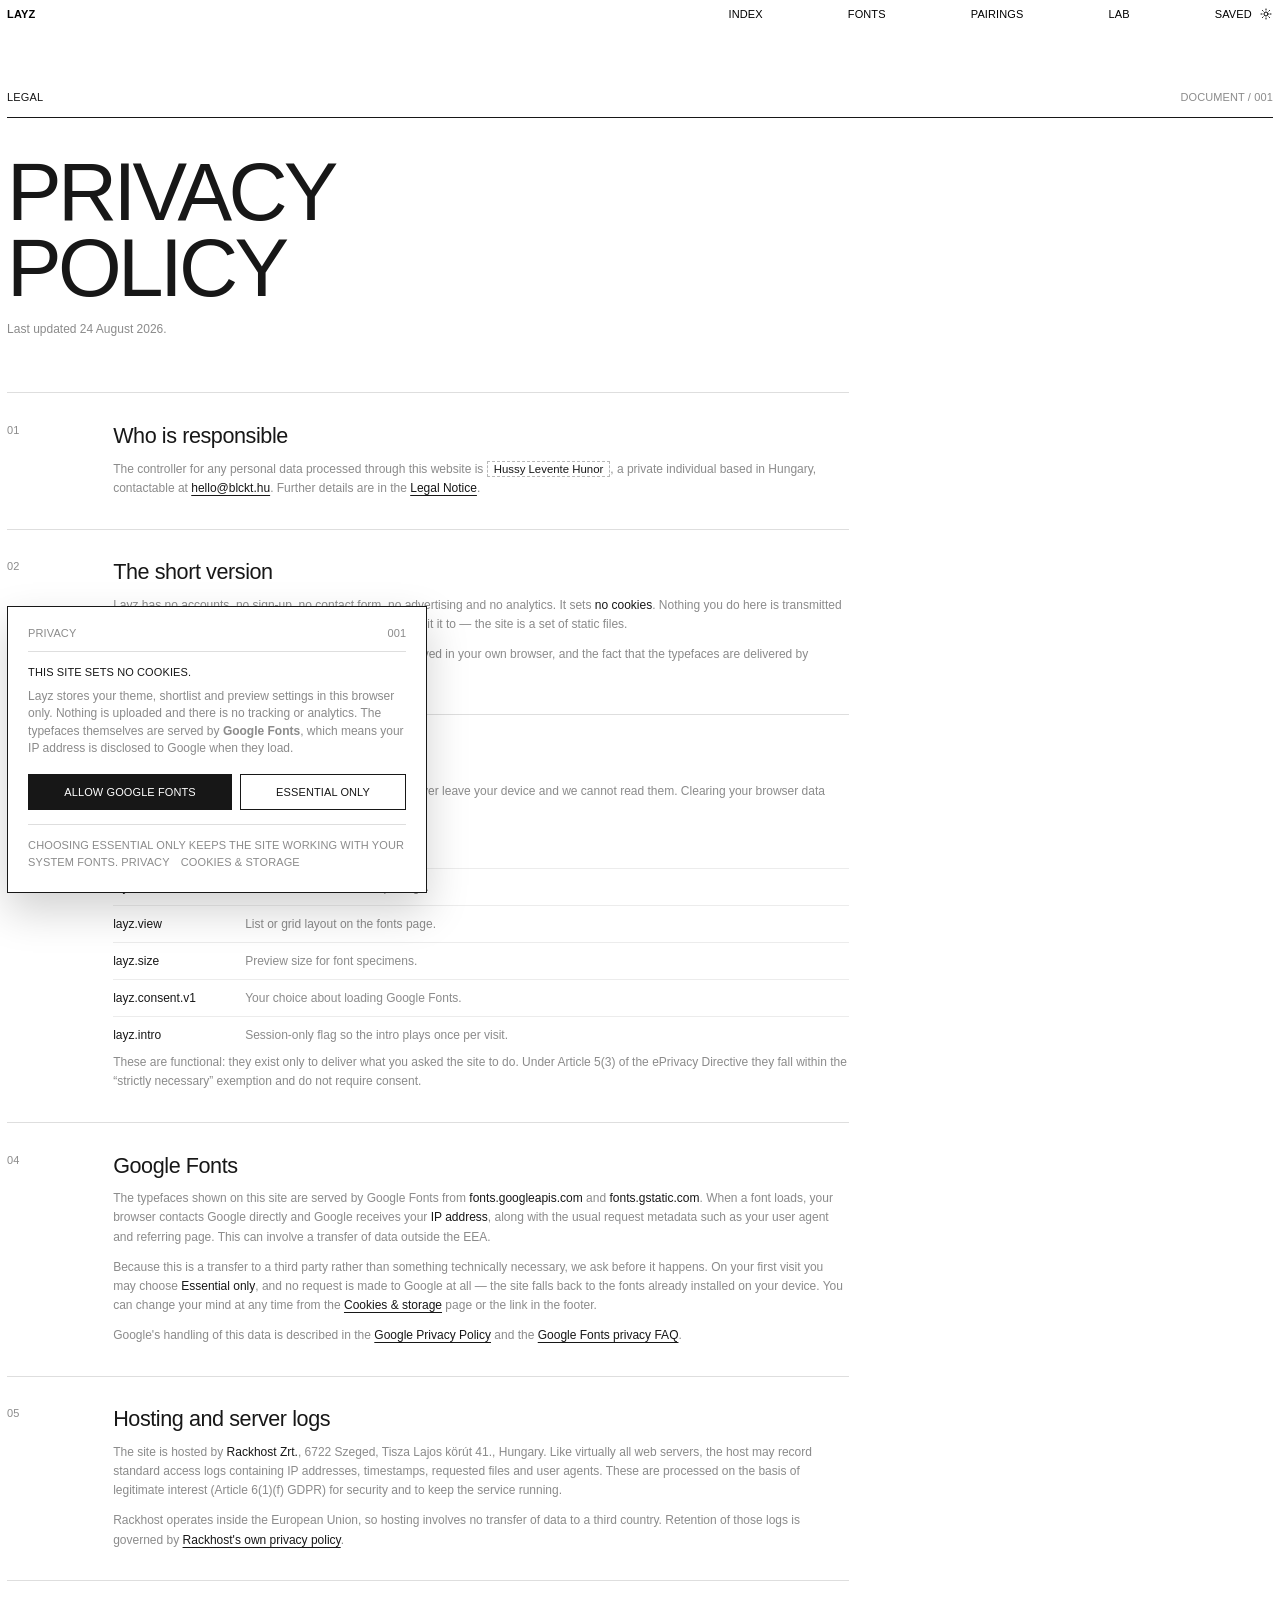
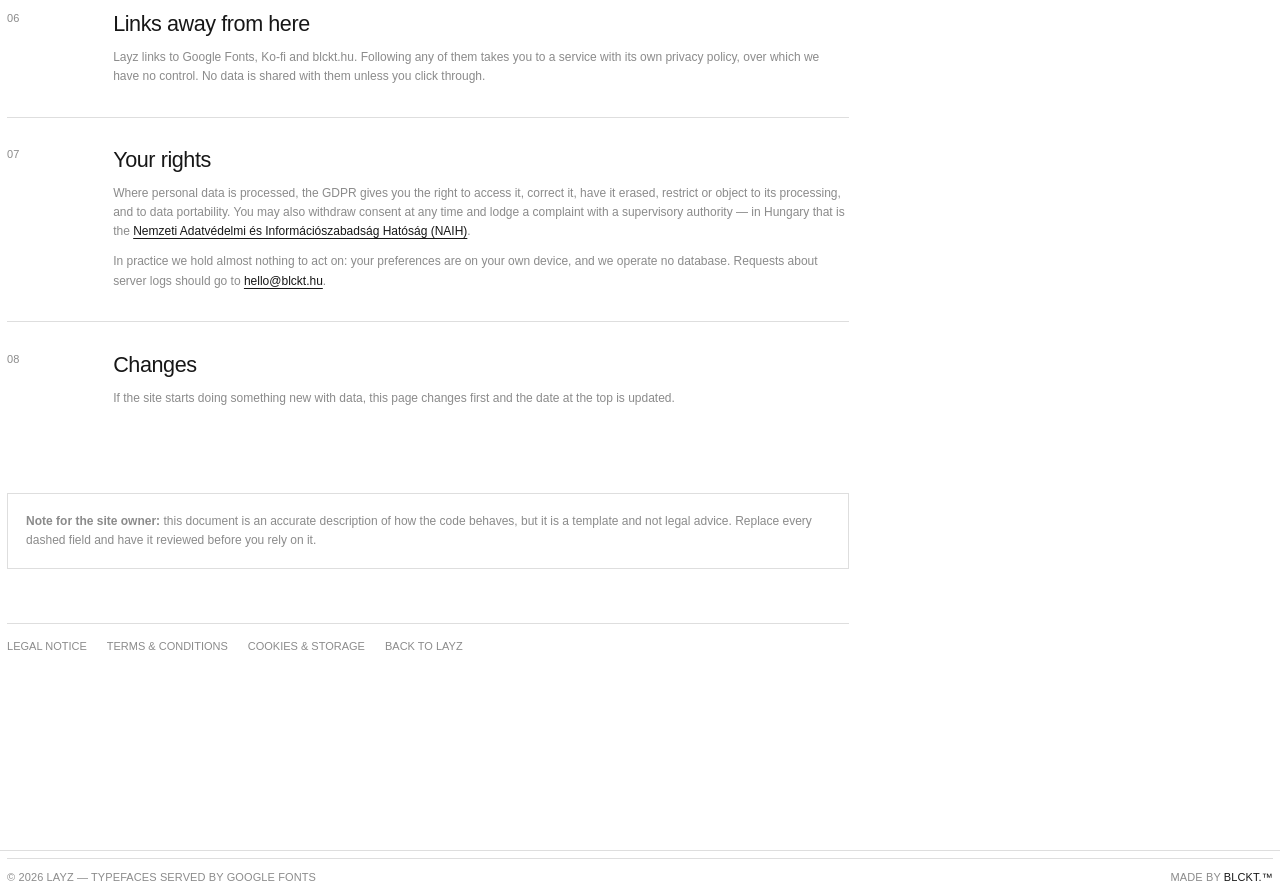
<file: privacy.html>
<!DOCTYPE html>
<html lang="en" data-theme="light">
<head>
<meta charset="utf-8">
<meta name="viewport" content="width=device-width, initial-scale=1">
<title>Privacy Policy - Layz</title>
<meta name="description" content="What Layz stores, what it does not, and who else receives data when you use the site.">
<meta name="color-scheme" content="light dark">
<!-- SEO:START -->
<link rel="canonical" href="https://layzfonts.com/privacy.html">
<meta name="robots" content="noindex, follow">
<meta name="author" content="blckt.">
<meta property="og:type" content="website">
<meta property="og:site_name" content="Layz">
<meta property="og:url" content="https://layzfonts.com/privacy.html">
<meta property="og:title" content="Privacy Policy - Layz">
<meta property="og:description" content="What Layz stores, what it does not, and who else receives data when you use the site.">
<meta property="og:image" content="https://layzfonts.com/og-image.png">
<meta property="og:image:width" content="1200">
<meta property="og:image:height" content="630">
<meta property="og:image:alt" content="Layz - fonts that get along">
<meta property="og:locale" content="en">
<meta name="twitter:card" content="summary_large_image">
<meta name="twitter:title" content="Privacy Policy - Layz">
<meta name="twitter:description" content="What Layz stores, what it does not, and who else receives data when you use the site.">
<meta name="twitter:image" content="https://layzfonts.com/og-image.png">
<meta name="theme-color" content="#ffffff">
<!-- SEO:END -->

<script src="js/consent.js"></script>
<link rel="stylesheet" href="css/base.css">
<link rel="stylesheet" href="css/legal.css">
<link rel="icon" href="data:image/svg+xml,%3Csvg xmlns='http://www.w3.org/2000/svg' viewBox='0 0 100 100'%3E%3Crect x='30' y='30' width='40' height='40' fill='%23171717'/%3E%3C/svg%3E">

<script>
  (function () {
    try {
      var t = localStorage.getItem('layz.theme');
      /* Light is the default regardless of the OS setting; only an explicit
         toggle (stored in layz.theme) can switch it. */
      if (t !== 'dark' && t !== 'light') { t = 'light'; }
      document.documentElement.setAttribute('data-theme', t);
    } catch (e) {}
  })();
</script>
</head>
<body>
<a class="skip-link" href="#main">Skip to content</a>

<header class="site-header">
  <div class="bar">
    <a class="brand" href="index.html" data-cursor="Home">Layz</a>
    <nav class="nav" aria-label="Primary">
      <a href="index.html">Index</a>
      <a href="fonts.html">Fonts</a>
      <a href="pairings.html">Pairings</a>
      <a href="lab.html">Lab</a>
      <a href="saved.html">Saved</a>
    </nav>
    <div class="header-actions">
      <button class="icon-btn" data-theme-toggle aria-label="Switch theme" data-cursor="Theme">
        <svg class="sun" viewBox="0 0 24 24" fill="none" stroke="currentColor" stroke-width="2" stroke-linecap="round"><circle cx="12" cy="12" r="4"/><path d="M12 2v2M12 20v2M2 12h2M20 12h2M4.9 4.9l1.4 1.4M17.7 17.7l1.4 1.4M19.1 4.9l-1.4 1.4M6.3 17.7l-1.4 1.4"/></svg>
        <svg class="moon" viewBox="0 0 24 24" fill="none" stroke="currentColor" stroke-width="2" stroke-linecap="round" stroke-linejoin="round"><path d="M21 12.8A9 9 0 1 1 11.2 3a7 7 0 0 0 9.8 9.8z"/></svg>
      </button>
      <button class="icon-btn nav-toggle" data-nav-toggle aria-label="Menu" aria-expanded="false">
        <svg viewBox="0 0 24 24" fill="none" stroke="currentColor" stroke-width="2" stroke-linecap="round"><path d="M3 8h18M3 16h18"/></svg>
      </button>
    </div>
  </div>
</header>

<main id="main">
  <section class="doc">
    <div class="doc-head">
      <span class="label">Legal</span>
      <span class="label label--soft">Document / 001</span>
    </div>
    <h1>Privacy<br>Policy</h1>
    <p class="prose doc-updated">Last updated 24 August 2026.</p>

    <div class="doc-body">

      <div class="doc-sec">
        <span class="n num">01</span>
        <div class="c">
          <h2>Who is responsible</h2>
          <p>
            The controller for any personal data processed through this website is
            <span class="fill">Hussy Levente Hunor</span>, a private individual based in Hungary,
            contactable at <a href="mailto:hello@blckt.hu">hello@blckt.hu</a>. Further details are
            in the <a href="legal.html">Legal Notice</a>.
          </p>
        </div>
      </div>

      <div class="doc-sec">
        <span class="n num">02</span>
        <div class="c">
          <h2>The short version</h2>
          <p>
            Layz has no accounts, no sign-up, no contact form, no advertising and no analytics.
            It sets <strong>no cookies</strong>. Nothing you do here is transmitted to us, because
            there is no server-side application to transmit it to &mdash; the site is a set of
            static files.
          </p>
          <p>
            Two things are worth knowing about: a few preferences saved in your own browser, and
            the fact that the typefaces are delivered by Google.
          </p>
        </div>
      </div>

      <div class="doc-sec">
        <span class="n num">03</span>
        <div class="c">
          <h2>What is stored in your browser</h2>
          <p>
            These entries live in your browser's local storage. They never leave your device and
            we cannot read them. Clearing your browser data removes them.
          </p>
          <ul class="doc-list">
            <li><span class="k">layz.theme</span><span>Light or dark appearance.</span></li>
            <li><span class="k">layz.saved.v1</span><span>Your shortlisted fonts and pairings.</span></li>
            <li><span class="k">layz.view</span><span>List or grid layout on the fonts page.</span></li>
            <li><span class="k">layz.size</span><span>Preview size for font specimens.</span></li>
            <li><span class="k">layz.consent.v1</span><span>Your choice about loading Google Fonts.</span></li>
            <li><span class="k">layz.intro</span><span>Session-only flag so the intro plays once per visit.</span></li>
          </ul>
          <p>
            These are functional: they exist only to deliver what you asked the site to do.
            Under Article 5(3) of the ePrivacy Directive they fall within the
            &ldquo;strictly necessary&rdquo; exemption and do not require consent.
          </p>
        </div>
      </div>

      <div class="doc-sec">
        <span class="n num">04</span>
        <div class="c">
          <h2>Google Fonts</h2>
          <p>
            The typefaces shown on this site are served by Google Fonts from
            <strong>fonts.googleapis.com</strong> and <strong>fonts.gstatic.com</strong>. When a
            font loads, your browser contacts Google directly and Google receives your
            <strong>IP address</strong>, along with the usual request metadata such as your user
            agent and referring page. This can involve a transfer of data outside the EEA.
          </p>
          <p>
            Because this is a transfer to a third party rather than something technically
            necessary, we ask before it happens. On your first visit you may choose
            <strong>Essential only</strong>, and no request is made to Google at all &mdash; the
            site falls back to the fonts already installed on your device. You can change your
            mind at any time from the <a href="cookies.html">Cookies &amp; storage</a> page or the
            link in the footer.
          </p>
          <p>
            Google's handling of this data is described in the
            <a href="https://policies.google.com/privacy" target="_blank" rel="noopener">Google Privacy Policy</a>
            and the
            <a href="https://developers.google.com/fonts/faq/privacy" target="_blank" rel="noopener">Google Fonts privacy FAQ</a>.
          </p>
        </div>
      </div>

      <div class="doc-sec">
        <span class="n num">05</span>
        <div class="c">
          <h2>Hosting and server logs</h2>
          <p>
            The site is hosted by <strong>Rackhost Zrt.</strong>, 6722 Szeged, Tisza Lajos
            k&ouml;r&uacute;t 41., Hungary. Like virtually all web servers, the host may record
            standard access logs containing IP addresses, timestamps, requested files and user
            agents. These are processed on the basis of legitimate interest
            (Article 6(1)(f) GDPR) for security and to keep the service running.
          </p>
          <p>
            Rackhost operates inside the European Union, so hosting involves no transfer of data
            to a third country. Retention of those logs is governed by
            <a href="https://www.rackhost.hu/privacy-policy" target="_blank" rel="noopener">Rackhost's own privacy policy</a>.
          </p>
        </div>
      </div>

      <div class="doc-sec">
        <span class="n num">06</span>
        <div class="c">
          <h2>Links away from here</h2>
          <p>
            Layz links to Google Fonts, Ko-fi and blckt.hu. Following any of them takes you to a
            service with its own privacy policy, over which we have no control. No data is shared
            with them unless you click through.
          </p>
        </div>
      </div>

      <div class="doc-sec">
        <span class="n num">07</span>
        <div class="c">
          <h2>Your rights</h2>
          <p>
            Where personal data is processed, the GDPR gives you the right to access it, correct
            it, have it erased, restrict or object to its processing, and to data portability.
            You may also withdraw consent at any time and lodge a complaint with a supervisory
            authority &mdash; in Hungary that is the
            <a href="https://naih.hu" target="_blank" rel="noopener">Nemzeti Adatv&eacute;delmi &eacute;s Inform&aacute;ci&oacute;szabads&aacute;g Hat&oacute;s&aacute;g (NAIH)</a>.
          </p>
          <p>
            In practice we hold almost nothing to act on: your preferences are on your own device,
            and we operate no database. Requests about server logs should go to
            <a href="mailto:hello@blckt.hu">hello@blckt.hu</a>.
          </p>
        </div>
      </div>

      <div class="doc-sec">
        <span class="n num">08</span>
        <div class="c">
          <h2>Changes</h2>
          <p>
            If the site starts doing something new with data, this page changes first and the
            date at the top is updated.
          </p>
        </div>
      </div>

      <div class="doc-note">
        <p>
          <strong>Note for the site owner:</strong> this document is an accurate description of
          how the code behaves, but it is a template and not legal advice. Replace every dashed
          field and have it reviewed before you rely on it.
        </p>
      </div>

      <div class="doc-nav">
        <a class="ul-link" href="legal.html">Legal Notice</a>
        <a class="ul-link" href="terms.html">Terms &amp; Conditions</a>
        <a class="ul-link" href="cookies.html">Cookies &amp; storage</a>
        <a class="ul-link" href="index.html">Back to Layz</a>
      </div>
    </div>
  </section>
</main>

<footer class="site-footer">
  <div class="footer-bottom">
    <span class="label label--soft">&copy; <span data-year>2026</span> Layz &mdash; Typefaces served by Google Fonts</span>
    <span class="label label--soft">Made by <a class="ul-link credit" href="https://blckt.hu" target="_blank" rel="noopener" data-cursor="blckt.hu">blckt.&trade;</a></span>
  </div>
</footer>

<script src="js/app.js"></script>
</body>
</html>
</file>
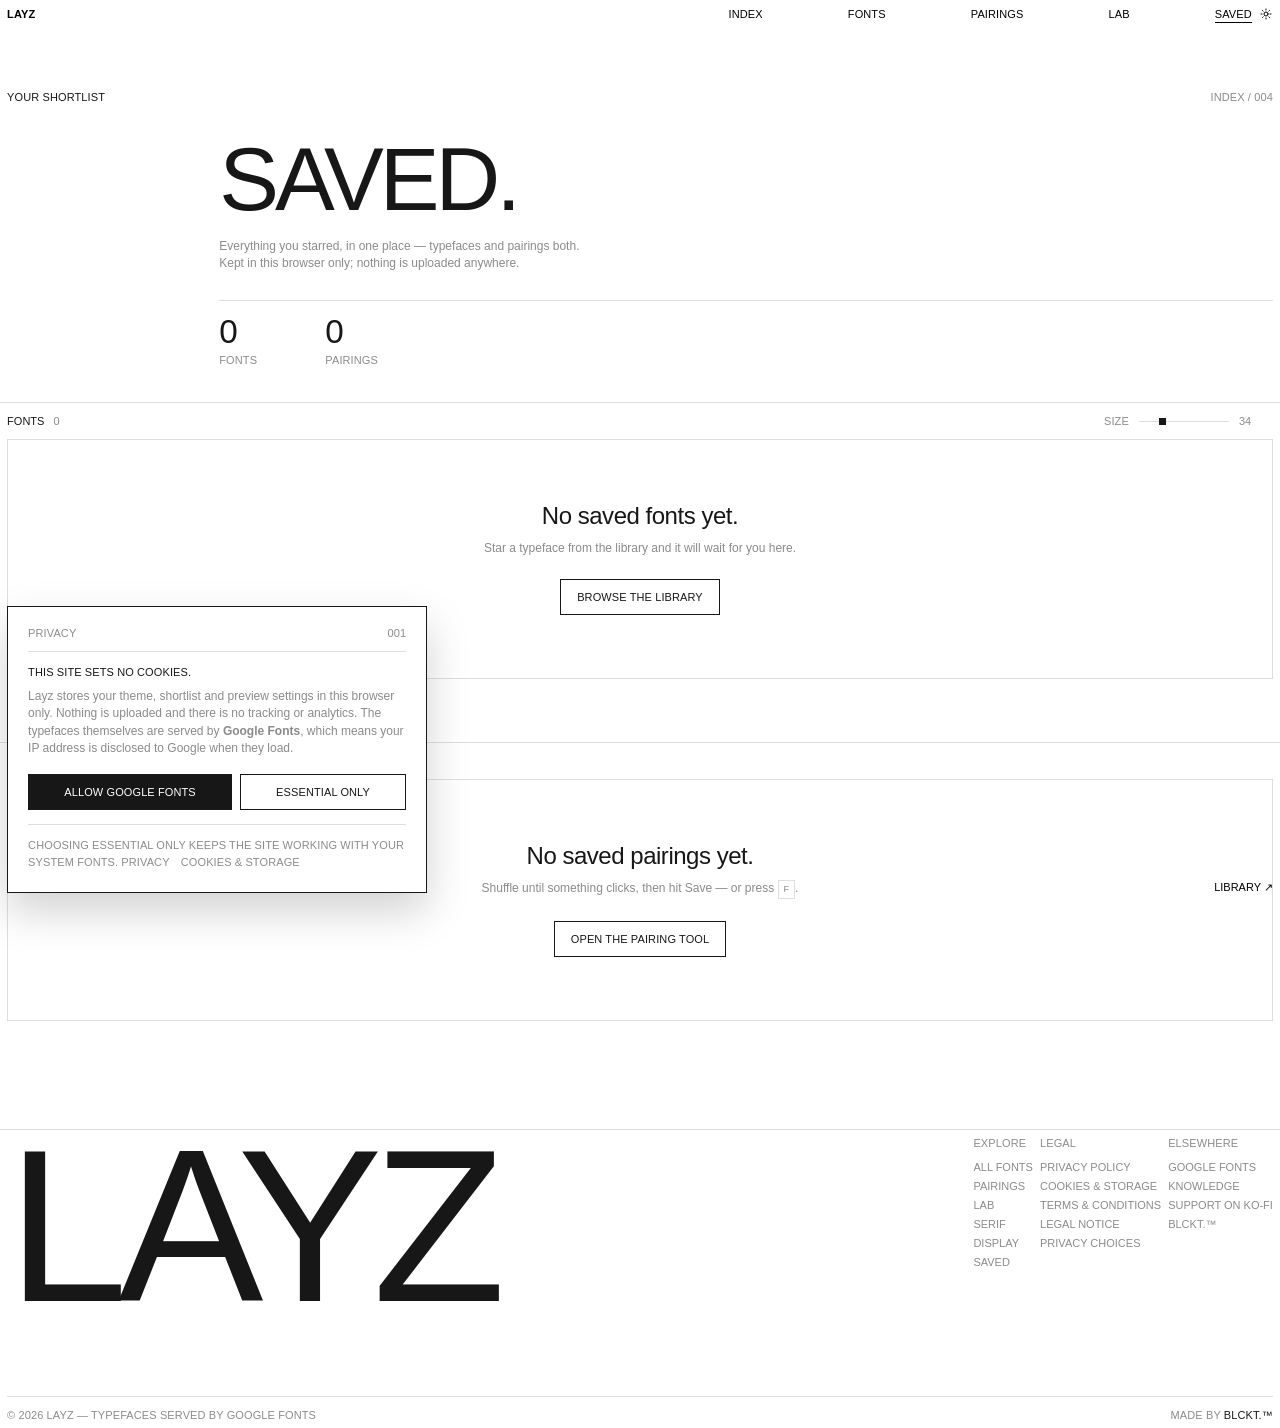
<file: saved.html>
<!DOCTYPE html>
<html lang="en" data-theme="light">
<head>
<meta charset="utf-8">
<meta name="viewport" content="width=device-width, initial-scale=1">
<title>Saved fonts and pairings | Layz</title>
<meta name="description" content="Your shortlist of Google Fonts and title/body pairings, kept in your own browser. Nothing is uploaded.">
<meta name="color-scheme" content="light dark">
<!-- SEO:START -->
<link rel="canonical" href="https://layzfonts.com/saved.html">
<meta name="robots" content="index, follow, max-image-preview:large, max-snippet:-1">
<meta name="author" content="blckt.">
<meta property="og:type" content="website">
<meta property="og:site_name" content="Layz">
<meta property="og:url" content="https://layzfonts.com/saved.html">
<meta property="og:title" content="Saved fonts and pairings | Layz">
<meta property="og:description" content="Your shortlist of Google Fonts and title/body pairings, kept in your own browser. Nothing is uploaded.">
<meta property="og:image" content="https://layzfonts.com/og-image.png">
<meta property="og:image:width" content="1200">
<meta property="og:image:height" content="630">
<meta property="og:image:alt" content="Layz - fonts that get along">
<meta property="og:locale" content="en">
<meta name="twitter:card" content="summary_large_image">
<meta name="twitter:title" content="Saved fonts and pairings | Layz">
<meta name="twitter:description" content="Your shortlist of Google Fonts and title/body pairings, kept in your own browser. Nothing is uploaded.">
<meta name="twitter:image" content="https://layzfonts.com/og-image.png">
<meta name="theme-color" content="#ffffff">
<!-- SEO:END -->

<!-- Google Fonts are attached by consent.js only once the visitor allows it -->
<script src="js/consent.js"></script>

<link rel="stylesheet" href="css/base.css">
<link rel="stylesheet" href="css/fonts.css">
<link rel="stylesheet" href="css/pairings.css">
<link rel="stylesheet" href="css/saved.css">
<link rel="icon" href="data:image/svg+xml,%3Csvg xmlns='http://www.w3.org/2000/svg' viewBox='0 0 100 100'%3E%3Crect x='30' y='30' width='40' height='40' fill='%23171717'/%3E%3C/svg%3E">

<script>
  (function () {
    try {
      var t = localStorage.getItem('layz.theme');
      /* Light is the default regardless of the OS setting; only an explicit
         toggle (stored in layz.theme) can switch it. */
      if (t !== 'dark' && t !== 'light') { t = 'light'; }
      document.documentElement.setAttribute('data-theme', t);
    } catch (e) {}
  })();
</script>
</head>
<body>
<a class="skip-link" href="#main">Skip to content</a>

<div class="intro" aria-hidden="true">
  <div class="intro-mark"><i></i></div>
  <div class="intro-count">000</div>
</div>

<header class="site-header">
  <div class="bar">
    <a class="brand" href="index.html" data-cursor="Home">Layz</a>
    <nav class="nav" aria-label="Primary">
      <a href="index.html">Index</a>
      <a href="fonts.html">Fonts</a>
      <a href="pairings.html">Pairings</a>
      <a href="lab.html">Lab</a>
      <a href="saved.html">Saved</a>
    </nav>
    <div class="header-actions">
      <button class="icon-btn" data-theme-toggle aria-label="Switch theme" data-cursor="Theme">
        <svg class="sun" viewBox="0 0 24 24" fill="none" stroke="currentColor" stroke-width="2" stroke-linecap="round"><circle cx="12" cy="12" r="4"/><path d="M12 2v2M12 20v2M2 12h2M20 12h2M4.9 4.9l1.4 1.4M17.7 17.7l1.4 1.4M19.1 4.9l-1.4 1.4M6.3 17.7l-1.4 1.4"/></svg>
        <svg class="moon" viewBox="0 0 24 24" fill="none" stroke="currentColor" stroke-width="2" stroke-linecap="round" stroke-linejoin="round"><path d="M21 12.8A9 9 0 1 1 11.2 3a7 7 0 0 0 9.8 9.8z"/></svg>
      </button>
      <button class="icon-btn nav-toggle" data-nav-toggle aria-label="Menu" aria-expanded="false">
        <svg viewBox="0 0 24 24" fill="none" stroke="currentColor" stroke-width="2" stroke-linecap="round"><path d="M3 8h18M3 16h18"/></svg>
      </button>
    </div>
  </div>
</header>

<div class="corner"><a href="fonts.html">Library &#8599;</a></div>

<main id="main">

  <section class="page-head">
    <div class="head-row">
      <span class="label">Your shortlist</span>
      <span class="label label--soft">Index / 004</span>
    </div>
    <h1>Saved.</h1>
    <p class="prose">
      Everything you starred, in one place &mdash; typefaces and pairings both.
      Kept in this browser only; nothing is uploaded anywhere.
    </p>
    <div class="saved-summary">
      <div class="stat"><span class="n" id="sumFonts">0</span><span class="label label--soft">Fonts</span></div>
      <div class="stat"><span class="n" id="sumPairs">0</span><span class="label label--soft">Pairings</span></div>
    </div>
  </section>

  <!-- ============ SAVED FONTS ============ -->
  <section>
    <div class="saved-head">
      <span class="ttl">Fonts <span class="count" id="fontCount">0</span></span>
      <span class="spacer"></span>
      <div class="tool-group">
        <label class="label label--soft" for="sizeSlider">Size</label>
        <input class="size-slider" id="sizeSlider" type="range" min="14" max="96" step="1" value="34" aria-label="Preview size">
        <span class="label label--soft size-value" id="sizeValue">34</span>
      </div>
      <button class="ul-link" id="clearFonts">Clear all</button>
    </div>

    <div class="font-grid saved-rows" id="savedFonts" data-view="list"></div>

    <div class="saved-empty" id="fontsEmpty" hidden>
      <h3>No saved fonts yet.</h3>
      <p class="prose">Star a typeface from the library and it will wait for you here.</p>
      <a class="btn" href="fonts.html" data-cursor="Browse">Browse the library</a>
    </div>
  </section>

  <!-- ============ SAVED PAIRINGS ============ -->
  <section style="margin-top:clamp(40px,7vh,90px)">
    <div class="saved-head">
      <span class="ttl">Pairings <span class="count" id="pairCount">0</span></span>
      <span class="spacer"></span>
      <button class="ul-link" id="clearPairs">Clear all</button>
    </div>

    <div class="gallery saved-rows" id="savedPairs"></div>

    <div class="saved-empty" id="pairsEmpty" hidden>
      <h3>No saved pairings yet.</h3>
      <p class="prose">Shuffle until something clicks, then hit Save &mdash; or press <kbd>F</kbd>.</p>
      <a class="btn" href="pairings.html" data-cursor="Shuffle">Open the pairing tool</a>
    </div>
  </section>

</main>

<footer class="site-footer">
  <div class="footer-top">
    <div class="footer-mark spacer">Layz</div>
    <div class="footer-col">
      <h4 class="label label--soft">Explore</h4>
      <ul>
        <li><a class="ul-link" href="fonts.html">All fonts</a></li>
        <li><a class="ul-link" href="pairings.html">Pairings</a></li>
        <li><a class="ul-link" href="lab.html">Lab</a></li>
        <li><a class="ul-link" href="fonts.html?category=serif">Serif</a></li>
        <li><a class="ul-link" href="fonts.html?category=display">Display</a></li>
        <li><a class="ul-link" href="saved.html">Saved</a></li>
      </ul>
    </div>
    <div class="footer-col">
      <h4 class="label label--soft">Legal</h4>
      <ul>
        <li><a class="ul-link" href="privacy.html">Privacy Policy</a></li>
        <li><a class="ul-link" href="cookies.html">Cookies &amp; storage</a></li>
        <li><a class="ul-link" href="terms.html">Terms &amp; Conditions</a></li>
        <li><a class="ul-link" href="legal.html">Legal Notice</a></li>
        <li><button class="ul-link" data-consent-open>Privacy choices</button></li>
      </ul>
    </div>
    <div class="footer-col">
      <h4 class="label label--soft">Elsewhere</h4>
      <ul>
        <li><a class="ul-link" href="https://fonts.google.com" target="_blank" rel="noopener">Google Fonts</a></li>
        <li><a class="ul-link" href="https://fonts.google.com/knowledge" target="_blank" rel="noopener">Knowledge</a></li>
        <li><a class="ul-link" href="https://ko-fi.com/layzfonts" target="_blank" rel="noopener">Support on Ko-fi</a></li>
        <li><a class="ul-link" href="https://blckt.hu" target="_blank" rel="noopener">blckt.&trade;</a></li>
      </ul>
    </div>
  </div>
  <div class="footer-bottom">
    <span class="label label--soft">&copy; <span data-year>2026</span> Layz &mdash; Typefaces served by Google Fonts</span>
    <span class="label label--soft">Made by <a class="ul-link credit" href="https://blckt.hu" target="_blank" rel="noopener" data-cursor="blckt.hu">blckt.&trade;</a></span>
  </div>
</footer>

<script src="js/fonts-data.js"></script>
<script src="js/font-loader.js"></script>
<script src="js/pairing-engine.js"></script>
<script src="js/app.js"></script>
<script src="js/saved-page.js"></script>
</body>
</html>
</file>
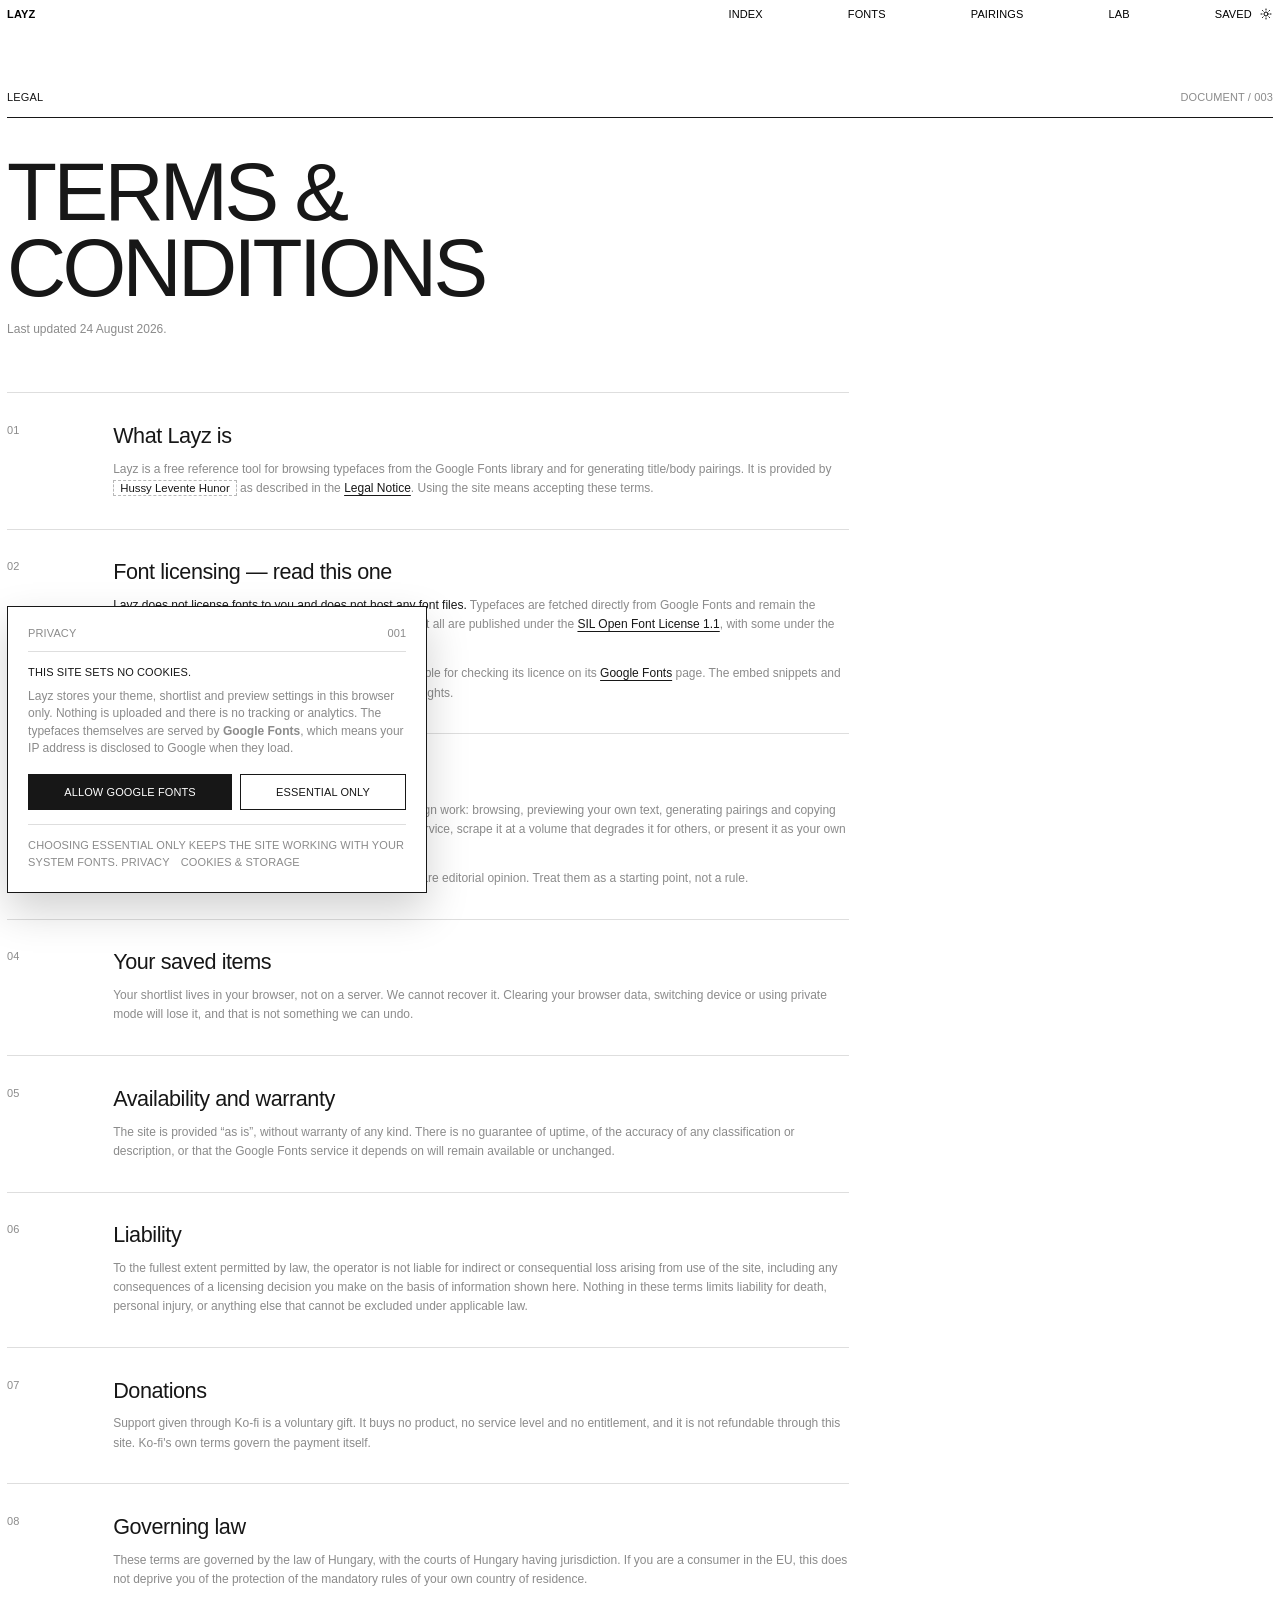
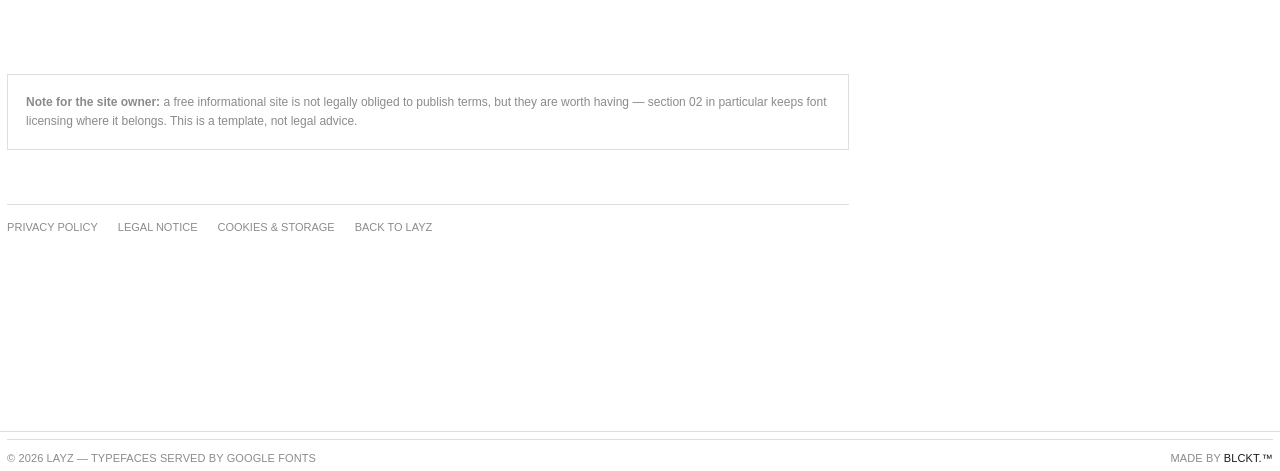
<file: terms.html>
<!DOCTYPE html>
<html lang="en" data-theme="light">
<head>
<meta charset="utf-8">
<meta name="viewport" content="width=device-width, initial-scale=1">
<title>Terms & Conditions - Layz</title>
<meta name="description" content="The terms under which Layz is provided, including font licensing and liability.">
<meta name="color-scheme" content="light dark">
<!-- SEO:START -->
<link rel="canonical" href="https://layzfonts.com/terms.html">
<meta name="robots" content="noindex, follow">
<meta name="author" content="blckt.">
<meta property="og:type" content="website">
<meta property="og:site_name" content="Layz">
<meta property="og:url" content="https://layzfonts.com/terms.html">
<meta property="og:title" content="Terms & Conditions - Layz">
<meta property="og:description" content="The terms under which Layz is provided, including font licensing and liability.">
<meta property="og:image" content="https://layzfonts.com/og-image.png">
<meta property="og:image:width" content="1200">
<meta property="og:image:height" content="630">
<meta property="og:image:alt" content="Layz - fonts that get along">
<meta property="og:locale" content="en">
<meta name="twitter:card" content="summary_large_image">
<meta name="twitter:title" content="Terms & Conditions - Layz">
<meta name="twitter:description" content="The terms under which Layz is provided, including font licensing and liability.">
<meta name="twitter:image" content="https://layzfonts.com/og-image.png">
<meta name="theme-color" content="#ffffff">
<!-- SEO:END -->

<script src="js/consent.js"></script>
<link rel="stylesheet" href="css/base.css">
<link rel="stylesheet" href="css/legal.css">
<link rel="icon" href="data:image/svg+xml,%3Csvg xmlns='http://www.w3.org/2000/svg' viewBox='0 0 100 100'%3E%3Crect x='30' y='30' width='40' height='40' fill='%23171717'/%3E%3C/svg%3E">

<script>
  (function () {
    try {
      var t = localStorage.getItem('layz.theme');
      /* Light is the default regardless of the OS setting; only an explicit
         toggle (stored in layz.theme) can switch it. */
      if (t !== 'dark' && t !== 'light') { t = 'light'; }
      document.documentElement.setAttribute('data-theme', t);
    } catch (e) {}
  })();
</script>
</head>
<body>
<a class="skip-link" href="#main">Skip to content</a>

<header class="site-header">
  <div class="bar">
    <a class="brand" href="index.html" data-cursor="Home">Layz</a>
    <nav class="nav" aria-label="Primary">
      <a href="index.html">Index</a>
      <a href="fonts.html">Fonts</a>
      <a href="pairings.html">Pairings</a>
      <a href="lab.html">Lab</a>
      <a href="saved.html">Saved</a>
    </nav>
    <div class="header-actions">
      <button class="icon-btn" data-theme-toggle aria-label="Switch theme" data-cursor="Theme">
        <svg class="sun" viewBox="0 0 24 24" fill="none" stroke="currentColor" stroke-width="2" stroke-linecap="round"><circle cx="12" cy="12" r="4"/><path d="M12 2v2M12 20v2M2 12h2M20 12h2M4.9 4.9l1.4 1.4M17.7 17.7l1.4 1.4M19.1 4.9l-1.4 1.4M6.3 17.7l-1.4 1.4"/></svg>
        <svg class="moon" viewBox="0 0 24 24" fill="none" stroke="currentColor" stroke-width="2" stroke-linecap="round" stroke-linejoin="round"><path d="M21 12.8A9 9 0 1 1 11.2 3a7 7 0 0 0 9.8 9.8z"/></svg>
      </button>
      <button class="icon-btn nav-toggle" data-nav-toggle aria-label="Menu" aria-expanded="false">
        <svg viewBox="0 0 24 24" fill="none" stroke="currentColor" stroke-width="2" stroke-linecap="round"><path d="M3 8h18M3 16h18"/></svg>
      </button>
    </div>
  </div>
</header>

<main id="main">
  <section class="doc">
    <div class="doc-head">
      <span class="label">Legal</span>
      <span class="label label--soft">Document / 003</span>
    </div>
    <h1>Terms &amp;<br>conditions</h1>
    <p class="prose doc-updated">Last updated 24 August 2026.</p>

    <div class="doc-body">

      <div class="doc-sec">
        <span class="n num">01</span>
        <div class="c">
          <h2>What Layz is</h2>
          <p>
            Layz is a free reference tool for browsing typefaces from the Google Fonts library and
            for generating title/body pairings. It is provided by
            <span class="fill">Hussy Levente Hunor</span> as described in the
            <a href="legal.html">Legal Notice</a>. Using the site means accepting these terms.
          </p>
        </div>
      </div>

      <div class="doc-sec">
        <span class="n num">02</span>
        <div class="c">
          <h2>Font licensing &mdash; read this one</h2>
          <p>
            <strong>Layz does not license fonts to you and does not host any font files.</strong>
            Typefaces are fetched directly from Google Fonts and remain the property of their
            respective designers and foundries. Almost all are published under the
            <a href="https://openfontlicense.org" target="_blank" rel="noopener">SIL Open Font License 1.1</a>,
            with some under the Apache License 2.0.
          </p>
          <p>
            Before using a typeface in your own work you are responsible for checking its licence
            on its
            <a href="https://fonts.google.com" target="_blank" rel="noopener">Google Fonts</a>
            page. The embed snippets and CSS this site generates are a convenience, not a grant of
            rights.
          </p>
        </div>
      </div>

      <div class="doc-sec">
        <span class="n num">03</span>
        <div class="c">
          <h2>Using the site</h2>
          <p>
            You may use Layz freely for personal and commercial design work: browsing, previewing
            your own text, generating pairings and copying the CSS it produces. You may not
            attempt to disrupt the service, scrape it at a volume that degrades it for others, or
            present it as your own product.
          </p>
          <p>
            The pairing suggestions, categories and sub-genre labels are editorial opinion. Treat
            them as a starting point, not a rule.
          </p>
        </div>
      </div>

      <div class="doc-sec">
        <span class="n num">04</span>
        <div class="c">
          <h2>Your saved items</h2>
          <p>
            Your shortlist lives in your browser, not on a server. We cannot recover it. Clearing
            your browser data, switching device or using private mode will lose it, and that is
            not something we can undo.
          </p>
        </div>
      </div>

      <div class="doc-sec">
        <span class="n num">05</span>
        <div class="c">
          <h2>Availability and warranty</h2>
          <p>
            The site is provided &ldquo;as is&rdquo;, without warranty of any kind. There is no
            guarantee of uptime, of the accuracy of any classification or description, or that the
            Google Fonts service it depends on will remain available or unchanged.
          </p>
        </div>
      </div>

      <div class="doc-sec">
        <span class="n num">06</span>
        <div class="c">
          <h2>Liability</h2>
          <p>
            To the fullest extent permitted by law, the operator is not liable for indirect or
            consequential loss arising from use of the site, including any consequences of a
            licensing decision you make on the basis of information shown here. Nothing in these
            terms limits liability for death, personal injury, or anything else that cannot be
            excluded under applicable law.
          </p>
        </div>
      </div>

      <div class="doc-sec">
        <span class="n num">07</span>
        <div class="c">
          <h2>Donations</h2>
          <p>
            Support given through Ko-fi is a voluntary gift. It buys no product, no service level
            and no entitlement, and it is not refundable through this site. Ko-fi's own terms
            govern the payment itself.
          </p>
        </div>
      </div>

      <div class="doc-sec">
        <span class="n num">08</span>
        <div class="c">
          <h2>Governing law</h2>
          <p>
            These terms are governed by the law of Hungary, with the
            courts of Hungary having jurisdiction. If you are a
            consumer in the EU, this does not deprive you of the protection of the mandatory rules
            of your own country of residence.
          </p>
        </div>
      </div>

      <div class="doc-note">
        <p>
          <strong>Note for the site owner:</strong> a free informational site is not legally
          obliged to publish terms, but they are worth having &mdash; section 02 in particular
          keeps font licensing where it belongs. This is a template, not legal advice.
        </p>
      </div>

      <div class="doc-nav">
        <a class="ul-link" href="privacy.html">Privacy Policy</a>
        <a class="ul-link" href="legal.html">Legal Notice</a>
        <a class="ul-link" href="cookies.html">Cookies &amp; storage</a>
        <a class="ul-link" href="index.html">Back to Layz</a>
      </div>
    </div>
  </section>
</main>

<footer class="site-footer">
  <div class="footer-bottom">
    <span class="label label--soft">&copy; <span data-year>2026</span> Layz &mdash; Typefaces served by Google Fonts</span>
    <span class="label label--soft">Made by <a class="ul-link credit" href="https://blckt.hu" target="_blank" rel="noopener" data-cursor="blckt.hu">blckt.&trade;</a></span>
  </div>
</footer>

<script src="js/app.js"></script>
</body>
</html>
</file>
<file: css/base.css>
/* ============================================================
   Layz - design system
   A Swiss-minimal shell: pure black on white, a 12-column vw
   grid, 11px uppercase chrome, and large type left to speak.
   ============================================================ */

/* ---------------- tokens ---------------- */
:root {
  /* one family, four weights - as the reference does */
  --ui: "Hanken Grotesk", "Helvetica Neue", Arial, sans-serif;

  /* Column grid, everything in vw.
     Phone: 6 columns  -> 6*col + 7*gutter = 100vw
     Tablet/desktop: 12 columns -> 12*col + 13*gutter = 100vw */
  --col: 11.8vw;
  --gutter: 4.1vw;
  --unit: calc(var(--col) + var(--gutter));

  --t-xs: 11px;
  --t-sm: 12px;

  --ease: cubic-bezier(.86, 0, .07, 1);
  --ease-out: cubic-bezier(.16, 1, .3, 1);
  --ease-io: cubic-bezier(.4, 0, .2, 1);

  --dur-fast: .2s;
  --dur: .5s;
  --dur-slow: .9s;

  --header-h: calc(var(--gutter) * 2 + 14px);
}

@media (min-width: 768px) {
  :root { --col: 7.2049vw; --gutter: 1.0417vw; }
}
@media (min-width: 1024px) {
  :root { --col: 7.7315vw; --gutter: .5556vw; }
}

/* ---------------- palette ----------------
   Kept separate from the layout tokens above so a palette can be re-applied
   to a nested element (the Lab's invert preview, a brand canvas) without
   also resetting --col / --gutter, which only the :root media queries
   override. */
:root,
[data-theme="light"] {
  /* Pin the UA's own rendering (scrollbars, form controls, autofill) to the
     site's theme. Without this a visitor whose OS is in dark mode would get
     dark scrollbars framing a light page. */
  color-scheme: light;

  --fg-rgb: 23, 23, 23;
  --bg-rgb: 255, 255, 255;
}

[data-theme="dark"] {
  color-scheme: dark;

  --fg-rgb: 237, 237, 237;
  --bg-rgb: 10, 10, 10;
}

/* Everything below is derived from the two triples above.
   Custom properties substitute at computed-value time on the element that
   DECLARES them, so an --fg declared only on :root computes to a literal
   colour there and inherits as that literal. Redefining --fg-rgb further
   down the tree would not move it. Any element that can carry its own
   palette therefore has to re-derive the whole set - which is exactly what
   this selector list is for. Add new palette scopes here. */
:root,
[data-theme="light"],
[data-theme="dark"],
[data-palette] {
  --bg:        rgb(var(--bg-rgb));
  --fg:        rgb(var(--fg-rgb));
  --fg-50:     rgba(var(--fg-rgb), .5);
  --fg-30:     rgba(var(--fg-rgb), .3);
  --fg-14:     rgba(var(--fg-rgb), .14);
  --line:      rgba(var(--fg-rgb), .14);
  --line-soft: rgba(var(--fg-rgb), .08);
  --veil:      rgba(var(--bg-rgb), .9);
}

/* ---------------- reset ---------------- */
*, *::before, *::after { box-sizing: border-box; }
* { margin: 0; padding: 0; }

html {
  -webkit-text-size-adjust: 100%;
  scroll-behavior: smooth;
  scroll-padding-top: calc(var(--header-h) + 20px);
  /* Painting the root explicitly stops <body>'s background propagating to
     the canvas. Without a real backdrop to blend against, the header's
     mix-blend-mode: difference would render white-on-white. */
  background: var(--bg);
}

body {
  background: var(--bg);
  color: var(--fg);
  font-family: var(--ui);
  font-size: var(--t-xs);
  font-weight: 400;
  line-height: 1.1;
  font-synthesis-weight: none;
  -webkit-font-smoothing: antialiased;
  -moz-osx-font-smoothing: grayscale;
  overflow-x: hidden;
  transition: background-color .4s var(--ease-io), color .4s var(--ease-io);
}

img, svg, video { display: block; max-width: 100%; }
button, input, textarea, select { font: inherit; color: inherit; background: none; border: none; }
button { cursor: pointer; }
a { color: inherit; text-decoration: none; }
ul, ol { list-style: none; }

::selection { background: var(--fg); color: var(--bg); }

:focus-visible { outline: 1px solid var(--fg); outline-offset: 3px; }

* { scrollbar-width: thin; scrollbar-color: var(--fg-30) transparent; }
::-webkit-scrollbar { width: 8px; height: 8px; }
::-webkit-scrollbar-track { background: transparent; }
::-webkit-scrollbar-thumb { background: var(--fg-30); }
::-webkit-scrollbar-thumb:hover { background: var(--fg-50); }

/* ---------------- grid helpers ---------------- */
.pad   { padding: var(--gutter); }
.pad-x { padding-inline: var(--gutter); }
.pad-y { padding-block: var(--gutter); }
.gap   { gap: var(--gutter); }

.span-1  { width: calc(var(--unit) * 1  - var(--gutter)); }
.span-2  { width: calc(var(--unit) * 2  - var(--gutter)); }
.span-3  { width: calc(var(--unit) * 3  - var(--gutter)); }
.span-4  { width: calc(var(--unit) * 4  - var(--gutter)); }
.span-5  { width: calc(var(--unit) * 5  - var(--gutter)); }
.span-6  { width: calc(var(--unit) * 6  - var(--gutter)); }
.span-7  { width: calc(var(--unit) * 7  - var(--gutter)); }
.span-8  { width: calc(var(--unit) * 8  - var(--gutter)); }
.span-9  { width: calc(var(--unit) * 9  - var(--gutter)); }
.span-10 { width: calc(var(--unit) * 10 - var(--gutter)); }

.off-1 { margin-left: calc(var(--unit) * 1); }
.off-2 { margin-left: calc(var(--unit) * 2); }
.off-3 { margin-left: calc(var(--unit) * 3); }
.off-4 { margin-left: calc(var(--unit) * 4); }

.row { display: flex; align-items: center; gap: var(--gutter); }
.col { display: flex; flex-direction: column; }
.spacer { flex: 1; }

/* ---------------- typography ---------------- */
.label {
  font-size: var(--t-xs);
  font-weight: 500;
  line-height: 1.1;
  text-transform: uppercase;
  letter-spacing: .01em;
}
.label--soft { color: var(--fg-50); }

.num {
  font-size: var(--t-xs);
  font-weight: 500;
  text-transform: uppercase;
  font-variant-numeric: tabular-nums;
  color: var(--fg-50);
}

.prose {
  font-size: var(--t-sm);
  line-height: 1.45;
  color: var(--fg-50);
  /* never allow the measure to exceed its container on a narrow screen */
  max-width: min(58ch, 100%);
}

.big {
  font-weight: 400;
  line-height: .92;
  letter-spacing: -.03em;
}
.big-1 { font-size: clamp(2.6rem, 9vw, 9.5rem); }
.big-2 { font-size: clamp(2rem, 5.4vw, 5rem); }
.big-3 { font-size: clamp(1.5rem, 3vw, 2.6rem); }

.hairline { height: 1px; background: var(--line); border: 0; width: 100%; }

/* ---------------- header ---------------- */
.site-header {
  position: fixed;
  /* anchored to both edges rather than 100vw, which would count the
     scrollbar and push the bar a few pixels past the content */
  top: 0; left: 0; right: 0;
  z-index: 52;
  padding: var(--gutter);
  mix-blend-mode: difference;
  color: #fff;
}
/* difference blending needs a light-on-dark source to invert correctly */
[data-theme="dark"] .site-header { color: #fff; }

/* Pages that paint user-chosen colour behind the chrome cannot use the
   difference blend: a mid-grey canvas (#808080) inverts to #7f7f7f and the
   navigation vanishes. Those pages set .has-canvas on <body> and get a
   solid, hairline-separated bar instead. */
body.has-canvas .site-header {
  mix-blend-mode: normal;
  color: var(--fg);
  background: var(--bg);
  border-bottom: 1px solid var(--line);
}
body.has-canvas .corner {
  mix-blend-mode: normal;
  color: var(--fg-50);
}

.site-header .bar {
  display: flex;
  align-items: center;
  gap: var(--gutter);
  width: 100%;
}

.brand {
  font-size: var(--t-xs);
  font-weight: 700;
  text-transform: uppercase;
  letter-spacing: .01em;
  white-space: nowrap;
}

/* the links sit on the column grid, spread across the right-hand block */
.nav {
  display: flex;
  align-items: center;
  gap: var(--gutter);
  margin-left: auto;
  width: calc(var(--unit) * 5 - var(--gutter));
  justify-content: space-between;
}
.nav a {
  position: relative;
  font-size: var(--t-xs);
  font-weight: 500;
  text-transform: uppercase;
  letter-spacing: .01em;
  white-space: nowrap;
  opacity: .999;
  transition: opacity var(--dur-fast) var(--ease-io);
}
.nav a::after {
  content: "";
  position: absolute;
  left: 0; right: 0; bottom: -3px;
  height: 1px;
  background: currentColor;
  transform: scaleX(0);
  transform-origin: right;
  transition: transform .4s var(--ease-out);
}
.nav a:hover::after,
.nav a[aria-current="page"]::after { transform: scaleX(1); transform-origin: left; }

.header-actions { display: flex; align-items: center; gap: 12px; }

.icon-btn {
  width: 14px; height: 14px;
  display: grid;
  place-items: center;
  color: inherit;
  opacity: .999;
  transition: transform .4s var(--ease-out);
}
.icon-btn:hover { transform: rotate(90deg); }
.icon-btn svg { width: 12px; height: 12px; }

[data-theme-toggle] .moon { display: none; }
[data-theme="dark"] [data-theme-toggle] .moon { display: block; }
[data-theme="dark"] [data-theme-toggle] .sun { display: none; }

.nav-toggle { display: none; }

/* fixed corner note, bottom right */
.corner {
  position: fixed;
  right: var(--gutter);
  bottom: var(--gutter);
  z-index: 52;
  font-size: var(--t-xs);
  font-weight: 500;
  text-transform: uppercase;
  mix-blend-mode: difference;
  color: #fff;
}
.corner a { position: relative; }
.corner a::after {
  content: "";
  position: absolute;
  left: 0; right: 0; bottom: -3px;
  height: 1px;
  background: currentColor;
  transform: scaleX(0);
  transform-origin: right;
  transition: transform .4s var(--ease-out);
}
.corner a:hover::after { transform: scaleX(1); transform-origin: left; }

/* ---------------- buttons ---------------- */
/* a hairline rectangle whose ink fills upward on hover */
.btn {
  position: relative;
  display: inline-flex;
  align-items: center;
  gap: 10px;
  padding: 11px 16px;
  font-size: var(--t-xs);
  font-weight: 500;
  text-transform: uppercase;
  letter-spacing: .01em;
  color: var(--fg);
  border: 1px solid var(--fg);
  overflow: hidden;
  isolation: isolate;
  white-space: nowrap;
  transition: color .45s var(--ease);
}
.btn::before {
  content: "";
  position: absolute;
  inset: 0;
  z-index: -1;
  background: var(--fg);
  transform: scaleY(0);
  transform-origin: bottom;
  transition: transform .45s var(--ease);
}
.btn:hover { color: var(--bg); }
.btn:hover::before { transform: scaleY(1); }
.btn svg { width: 11px; height: 11px; }

.btn--solid { color: var(--bg); background: var(--fg); }
.btn--solid::before { background: var(--bg); }
.btn--solid:hover { color: var(--fg); }

.btn--bare {
  padding: 0;
  border: 0;
  color: var(--fg-50);
  transition: color var(--dur-fast) var(--ease-io);
}
.btn--bare::before { display: none; }
.btn--bare:hover { color: var(--fg); }

/* underline-on-hover text action */
.ul-link {
  position: relative;
  font-size: var(--t-xs);
  font-weight: 500;
  text-transform: uppercase;
  color: var(--fg-50);
  transition: color var(--dur-fast) var(--ease-io);
  white-space: nowrap;
}
.ul-link::after {
  content: "";
  position: absolute;
  left: 0; right: 0; bottom: -3px;
  height: 1px;
  background: currentColor;
  transform: scaleX(0);
  transform-origin: right;
  transition: transform .4s var(--ease-out);
}
.ul-link:hover { color: var(--fg); }
.ul-link:hover::after { transform: scaleX(1); transform-origin: left; }
.ul-link.is-active { color: var(--fg); }
.ul-link.is-active::after { transform: scaleX(1); transform-origin: left; }
.ul-link .count { opacity: .5; margin-left: 5px; font-variant-numeric: tabular-nums; }

.credit { color: var(--fg); }

/* ---------------- inputs ---------------- */
.field {
  display: flex;
  align-items: center;
  gap: 8px;
  height: 26px;
  border-bottom: 1px solid var(--line);
  transition: border-color var(--dur-fast) var(--ease-io);
}
.field:focus-within { border-bottom-color: var(--fg); }
.field input {
  flex: 1;
  min-width: 0;
  height: 100%;
  font-size: var(--t-xs);
  font-weight: 500;
  text-transform: uppercase;
  letter-spacing: .01em;
  outline: none;
}
.field input::placeholder { color: var(--fg-30); text-transform: uppercase; }
.field .clear {
  display: none;
  font-size: 13px;
  line-height: 1;
  color: var(--fg-30);
  transition: color var(--dur-fast);
}
.field.has-value .clear { display: block; }
.field .clear:hover { color: var(--fg); }

select.select {
  appearance: none;
  padding: 0 16px 0 0;
  font-size: var(--t-xs);
  font-weight: 500;
  text-transform: uppercase;
  color: var(--fg-50);
  cursor: pointer;
  background: transparent;
  transition: color var(--dur-fast);
}
select.select:hover { color: var(--fg); }
.select-wrap { position: relative; display: inline-flex; align-items: center; }
.select-wrap::after {
  content: "";
  position: absolute;
  right: 2px;
  width: 5px; height: 5px;
  border-right: 1px solid currentColor;
  border-bottom: 1px solid currentColor;
  transform: translateY(-2px) rotate(45deg);
  color: var(--fg-30);
  pointer-events: none;
}

input[type="range"] {
  -webkit-appearance: none;
  appearance: none;
  height: 1px;
  background: var(--line);
  cursor: pointer;
}
input[type="range"]::-webkit-slider-thumb {
  -webkit-appearance: none;
  width: 7px; height: 7px;
  background: var(--fg);
  transition: transform var(--dur-fast) var(--ease-io);
}
input[type="range"]::-webkit-slider-thumb:hover { transform: scale(1.5); }
input[type="range"]::-moz-range-thumb {
  width: 7px; height: 7px;
  border: 0;
  border-radius: 0;
  background: var(--fg);
}

kbd {
  display: inline-block;
  padding: 2px 5px;
  font-family: inherit;
  font-size: 9px;
  font-weight: 500;
  text-transform: uppercase;
  color: var(--fg-50);
  border: 1px solid var(--line);
}

/* ---------------- custom cursor ---------------- */
.cursor-layer {
  position: fixed;
  top: 0; left: 0;
  /* above everything - the pointer must never slide under a panel, and the
     difference blend is what makes it legible over dark surfaces */
  z-index: 10000;
  pointer-events: none;
  mix-blend-mode: difference;
  opacity: 0;
  transition: opacity .3s var(--ease-io);
}
.cursor-layer.is-live { opacity: 1; }

.cursor-dot {
  position: relative;
  width: 8px; height: 8px;
  border: 1px solid #fff;
  transform: translate(-50%, -50%);
  transition: width .3s var(--ease-out), height .3s var(--ease-out), background-color .3s var(--ease-out);
}
.cursor-layer.is-hot .cursor-dot { width: 34px; height: 34px; }

.cursor-label {
  position: absolute;
  top: 50%; left: 100%;
  transform: translateY(-50%);
  padding-left: 12px;
  font-size: var(--t-xs);
  font-weight: 500;
  text-transform: uppercase;
  color: #fff;
  white-space: nowrap;
  overflow: hidden;
}
.cursor-label span {
  display: block;
  transform: translateY(105%);
  transition: transform .45s var(--ease-out);
}
.cursor-layer.is-hot .cursor-label span { transform: none; }

@media (hover: none), (pointer: coarse) {
  .cursor-layer { display: none; }
}

/* Only hide the system pointer once the custom one is actually running, so a
   JS failure can never leave the page with no cursor at all. */
html.cursor-hidden,
html.cursor-hidden *,
html.cursor-hidden a,
html.cursor-hidden button,
html.cursor-hidden input,
html.cursor-hidden select,
html.cursor-hidden [contenteditable="true"] { cursor: none; }

/* ---------------- intro loader ---------------- */
.intro {
  position: fixed;
  inset: 0;
  z-index: 9500;
  display: grid;
  place-items: center;
  background: var(--bg);
  transition: opacity .5s var(--ease-io);
}
.intro.is-done { opacity: 0; pointer-events: none; }

.intro-mark {
  width: 8px; height: 8px;
  border: 1px solid var(--fg);
}
.intro-mark i {
  display: block;
  width: 100%; height: 100%;
  background: var(--fg);
  transform: scaleY(0);
  transform-origin: bottom;
  transition: transform 1s var(--ease);
}
.intro.is-filling .intro-mark i { transform: scaleY(1); }

.intro-count {
  position: absolute;
  right: var(--gutter);
  bottom: var(--gutter);
  font-size: var(--t-xs);
  font-weight: 500;
  color: var(--fg-50);
  font-variant-numeric: tabular-nums;
}

/* ---------------- page transition ---------------- */
@keyframes page-enter {
  0%   { clip-path: inset(100% 0 0 0); }
  100% { clip-path: inset(0 0 0 0); }
}
@keyframes page-exit {
  0%   { transform: scale(1);   opacity: 1; }
  100% { transform: scale(.94); opacity: .25; }
}

body.page-in  { animation: page-enter var(--dur-slow) var(--ease) both; }
body.page-out { animation: page-exit .55s var(--ease) both; }

/* ---------------- reveal ----------------
   The hidden state is armed by JS (.reveal-armed), never by the attribute
   alone. Content is therefore visible by default: if the script fails, the
   observer misses an element, or clip-path is unsupported, the page still
   reads. Revealing simply removes the armed class - no specificity duel. */
[data-reveal].reveal-armed {
  opacity: 0;
  transform: translateY(18px);
  transition: opacity .9s var(--ease-out), transform .9s var(--ease-out);
  will-change: opacity, transform;
}
[data-reveal="fade"].reveal-armed { transform: none; }
[data-reveal="clip"].reveal-armed {
  opacity: 1;
  transform: none;
  clip-path: inset(100% 0 0 0);
  transition: clip-path 1s var(--ease);
}

/* line that draws itself in */
.rule-draw { height: 1px; background: var(--line); }
.rule-draw.reveal-armed {
  transform: scaleX(0);
  transform-origin: left;
  transition: transform 1s var(--ease-out);
}

@keyframes fadeUp {
  from { opacity: 0; transform: translateY(12px); }
  to   { opacity: 1; transform: none; }
}

/* Transform only, deliberately: if this animation ever fails to advance the
   links are merely offset, never invisible. */
@keyframes navIn {
  from { transform: translateY(18px); }
  to   { transform: none; }
}

/* ---------------- consent ---------------- */
.consent {
  position: fixed;
  left: var(--gutter);
  bottom: var(--gutter);
  z-index: 9400;
  width: min(420px, calc(100vw - var(--gutter) * 2));
  opacity: 0;
  transform: translateY(12px);
  pointer-events: none;
  transition: opacity .4s var(--ease-io), transform .5s var(--ease-out);
}
.consent.is-open { opacity: 1; transform: none; pointer-events: auto; }

.consent-panel {
  padding: 20px;
  background: var(--bg);
  border: 1px solid var(--fg);
  box-shadow: 0 18px 40px rgba(0, 0, 0, .18);
}
.consent-head {
  display: flex;
  justify-content: space-between;
  gap: 12px;
  padding-bottom: 12px;
  margin-bottom: 14px;
  border-bottom: 1px solid var(--line);
}
.consent h2 { font-size: var(--t-xs); margin-bottom: 10px; }
.consent .prose { margin-bottom: 16px; }
.consent-actions { display: flex; flex-wrap: wrap; gap: 8px; }
.consent-actions .btn { flex: 1 1 auto; justify-content: center; }
.consent-note {
  display: block;
  margin-top: 14px;
  padding-top: 12px;
  border-top: 1px solid var(--line);
  line-height: 1.6;
}
.consent-note .ul-link { margin-left: 8px; }
.consent-note .ul-link:first-child { margin-left: 0; }
.consent .prose + .prose { margin-top: 10px; }

/* the confirm step carries a little more weight than the first view */
.consent-warn { position: relative; padding-left: 16px; }
.consent-warn::before {
  content: "";
  position: absolute;
  left: 0; top: .15em; bottom: .15em;
  width: 3px;
  background: var(--fg);
}

/* persistent notice after declining */
.consent-bar {
  position: fixed;
  left: var(--gutter);
  bottom: var(--gutter);
  z-index: 9300;
  display: flex;
  align-items: center;
  gap: 16px;
  flex-wrap: wrap;
  max-width: min(560px, calc(100vw - var(--gutter) * 2));
  padding: 12px 14px;
  background: var(--bg);
  border: 1px solid var(--line-strong, var(--fg));
  opacity: 0;
  transform: translateY(10px);
  pointer-events: none;
  transition: opacity .4s var(--ease-io), transform .5s var(--ease-out);
}
.consent-bar.is-open { opacity: 1; transform: none; pointer-events: auto; }
.consent-bar-x {
  margin-left: auto;
  font-size: 15px;
  line-height: 1;
  color: var(--fg-30);
  transition: color var(--dur-fast);
}
.consent-bar-x:hover { color: var(--fg); }

@media (max-width: 620px) {
  .consent-bar { left: 0; right: 0; bottom: 0; max-width: none; border-inline: 0; border-bottom: 0; }
}

@media (max-width: 620px) {
  .consent { left: 0; right: 0; bottom: 0; width: auto; }
  .consent-panel { border-inline: 0; border-bottom: 0; }
}

/* ---------------- toast ---------------- */
.toast {
  position: fixed;
  left: 50%;
  bottom: var(--gutter);
  z-index: 9600;
  transform: translate(-50%, 14px);
  padding: 10px 16px;
  font-size: var(--t-xs);
  font-weight: 500;
  text-transform: uppercase;
  color: var(--bg);
  background: var(--fg);
  opacity: 0;
  pointer-events: none;
  transition: opacity .3s var(--ease-io), transform .5s var(--ease-out);
}
.toast.is-visible { opacity: 1; transform: translate(-50%, 0); }

/* ---------------- overlay panel ---------------- */
.overlay {
  position: fixed;
  inset: 0;
  z-index: 60;
  background: var(--veil);
  backdrop-filter: blur(6px);
  -webkit-backdrop-filter: blur(6px);
  opacity: 0;
  pointer-events: none;
  transition: opacity var(--dur) var(--ease-io);
  overflow-y: auto;
  overscroll-behavior: contain;
}
.overlay.is-open { opacity: 1; pointer-events: auto; }

.overlay-close {
  position: fixed;
  top: var(--gutter);
  right: var(--gutter);
  z-index: 62;
  font-size: var(--t-xs);
  font-weight: 500;
  text-transform: uppercase;
  color: var(--fg-50);
  transition: color var(--dur-fast);
}
.overlay-close:hover { color: var(--fg); }

/* ---------------- sections ---------------- */
.section { padding-block: clamp(60px, 11vh, 140px); }
.section--tight { padding-block: clamp(40px, 7vh, 90px); }

.section-head {
  display: flex;
  align-items: flex-start;
  gap: var(--gutter);
  margin-bottom: clamp(24px, 4vh, 54px);
}
.section-head .idx { flex: none; width: var(--col); }
.section-head .ttl { flex: 1; min-width: 0; }

/* numbered list rows - the reference's signature element */
.rows { border-top: 1px solid var(--line); }
.rows-item {
  position: relative;
  display: flex;
  align-items: center;
  gap: var(--gutter);
  width: 100%;
  padding: 0 var(--gutter);
  min-height: 11vh;
  text-align: left;
  border-bottom: 1px solid var(--line);
  cursor: pointer;
  transition: background-color var(--dur-fast) var(--ease-io),
              padding-left .35s var(--ease-out),
              color var(--dur-fast) var(--ease-io);
}
.rows-item:hover { background: var(--fg); color: var(--bg); padding-left: calc(var(--gutter) * 2); }
.rows-item:hover .num { color: rgba(var(--bg-rgb), .55); }

/* ---------------- footer ---------------- */
.site-footer {
  border-top: 1px solid var(--line);
  padding: var(--gutter);
  margin-top: clamp(60px, 12vh, 140px);
}
.footer-top {
  display: flex;
  align-items: flex-start;
  gap: var(--gutter);
  flex-wrap: wrap;
  padding-bottom: clamp(40px, 9vh, 110px);
}
.footer-mark {
  font-size: clamp(3.5rem, 17vw, 15rem);
  font-weight: 400;
  line-height: .82;
  letter-spacing: -.045em;
  text-transform: uppercase;
}
.footer-col h4 { margin-bottom: 12px; }
.footer-col li + li { margin-top: 7px; }
.footer-bottom {
  display: flex;
  justify-content: space-between;
  gap: 12px 20px;
  flex-wrap: wrap;
  padding-top: 12px;
  border-top: 1px solid var(--line);
  color: var(--fg-50);
}

/* ---------------- utility ---------------- */
.sr-only {
  position: absolute;
  width: 1px; height: 1px;
  padding: 0; margin: -1px;
  overflow: hidden;
  clip: rect(0 0 0 0);
  white-space: nowrap;
  border: 0;
}
.skip-link {
  position: absolute;
  left: var(--gutter); top: -60px;
  z-index: 9700;
  padding: 8px 14px;
  color: var(--bg);
  background: var(--fg);
  transition: top .3s var(--ease-io);
}
.skip-link:focus { top: var(--gutter); }

/* Font previews.
   These must NEVER be hidden while glyphs load: a 266-row list gated on a
   network event renders as a blank page whenever Google Fonts is slow, and
   the row's own name is the preview. font-display: swap already paints the
   fallback, so we only settle the colour once the real face arrives. */
.fnt {
  opacity: 1;
  transition: color .35s var(--ease-io);
}

.empty {
  padding: clamp(50px, 14vh, 130px) var(--gutter);
  text-align: center;
  border: 1px solid var(--line);
}
.empty h3 { font-size: 1rem; font-weight: 400; margin-bottom: 8px; }

/* ---------------- responsive ---------------- */
@media (max-width: 760px) {
  /* 12px reads better than 11 on a phone, and gives controls a real target */
  :root { --t-xs: 12px; --t-sm: 13.5px; }

  .nav-toggle { display: grid; }

  /* Push the theme + menu buttons to the right edge. On desktop .nav carries
     the auto margin, but on mobile .nav is fixed and leaves the flex flow. */
  .header-actions { margin-left: auto; gap: 16px; }
  .icon-btn { width: 20px; height: 20px; }
  .icon-btn svg { width: 16px; height: 16px; }

  /* The panel is shown/hidden outright - no transition gates whether the menu
     is usable. Only the links animate, and with `backwards` fill so a stalled
     or unsupported animation still leaves them in their normal visible state. */
  .nav {
    position: fixed;
    inset: 0;
    width: auto;
    margin-left: 0;
    flex-direction: column;
    justify-content: center;
    align-items: flex-start;
    gap: 18px;
    padding: var(--gutter);
    background: var(--bg);
    color: var(--fg);
    display: none;
  }
  .site-header.is-open .nav { display: flex; }
  .site-header.is-open .nav a { animation: navIn .45s var(--ease-out) backwards; }
  /* Listed rather than computed - CSS cannot derive a delay from the index.
     Covers up to eight entries so adding a nav item does not silently drop
     it out of the stagger. */
  .site-header.is-open .nav a:nth-child(1) { animation-delay: .02s; }
  .site-header.is-open .nav a:nth-child(2) { animation-delay: .07s; }
  .site-header.is-open .nav a:nth-child(3) { animation-delay: .12s; }
  .site-header.is-open .nav a:nth-child(4) { animation-delay: .17s; }
  .site-header.is-open .nav a:nth-child(5) { animation-delay: .22s; }
  .site-header.is-open .nav a:nth-child(6) { animation-delay: .27s; }
  .site-header.is-open .nav a:nth-child(7) { animation-delay: .32s; }
  .site-header.is-open .nav a:nth-child(8) { animation-delay: .37s; }
  .nav a { font-size: 2rem; font-weight: 400; letter-spacing: -.02em; padding: 6px 0; }
  .nav a::after { display: none; }
  .nav a[aria-current="page"] { opacity: .45; }

  /* The open menu lives inside a difference-blended header, which would
     invert the whole panel. Drop the blend while it is open. */
  .site-header.is-open { mix-blend-mode: normal; color: var(--fg); }

  .rows-item { min-height: 84px; }
  .footer-top { flex-direction: column; }
  .corner { display: none; }

  /* comfortable touch targets */
  .btn { padding: 13px 18px; }
  .ul-link { padding-block: 4px; }
  select.select { padding-block: 4px; }
}

@media (prefers-reduced-motion: reduce) {
  html { scroll-behavior: auto; }
  *, *::before, *::after {
    animation-duration: .01ms !important;
    animation-iteration-count: 1 !important;
    transition-duration: .01ms !important;
  }
  [data-reveal] { opacity: 1 !important; transform: none !important; clip-path: none !important; }
  .rule-draw { transform: scaleX(1) !important; }
  .fnt { opacity: 1; }
  .cursor-layer { display: none; }
  .intro { display: none; }
}
</file>
<file: css/home.css>
/* ============================================================
   Layz - homepage
   ============================================================ */

/* ---------------- hero ---------------- */
.hero {
  min-height: 100svh;
  display: flex;
  flex-direction: column;
  justify-content: space-between;
  gap: clamp(30px, 6vh, 70px);
  padding: var(--gutter);
  padding-top: calc(var(--header-h) + 6vh);
}

.hero-meta {
  display: flex;
  align-items: flex-start;
  justify-content: space-between;
  gap: var(--gutter);
}
.hero-meta .label { animation: fadeUp .8s var(--ease-out) both; }
.hero-meta .label:last-child { animation-delay: .08s; }

.hero-core { margin-left: calc(var(--unit) * 2); }
.hero-title {
  font-size: clamp(2.6rem, 9.4vw, 10rem);
  font-weight: 400;
  line-height: .9;
  letter-spacing: -.045em;
  text-transform: uppercase;
}
/* overflow:hidden masks the slide-up on load; JS drops it once the animation
   is done so deep descenders (g, y, p) are never clipped afterwards */
.hero-title .line {
  display: block;
  overflow: hidden;
  padding-bottom: .18em;
  margin-bottom: -.18em;
}
.hero-title.is-settled .line { overflow: visible; }
.hero-title .line > span {
  display: block;
  animation: heroLine 1.1s var(--ease) both;
}
.hero-title .line:nth-child(2) > span { animation-delay: .12s; }
@keyframes heroLine {
  from { transform: translateY(102%); }
  to   { transform: none; }
}

/* The word that swaps typefaces.
   inline-block is needed for the transform, but an inline-block is aligned by
   its own baseline - and every typeface puts that baseline somewhere else, so
   each swap would nudge the whole headline up or down. vertical-align: top
   pins it to the top of the line box instead, making the row height depend
   only on line-height, which is font-independent. */
.morph {
  display: inline-block;
  vertical-align: top;
  line-height: inherit;
  white-space: nowrap;
  font-style: normal;
  text-transform: none;
  letter-spacing: -.03em;
}

.hero-intro {
  margin-top: clamp(20px, 3vh, 34px);
  animation: fadeUp .9s var(--ease-out) .4s both;
}
.hero-cta {
  display: flex;
  flex-wrap: wrap;
  gap: 10px;
  margin-top: clamp(20px, 3vh, 32px);
  animation: fadeUp .9s var(--ease-out) .55s both;
}

.hero-foot {
  display: flex;
  align-items: flex-end;
  justify-content: space-between;
  gap: var(--gutter);
  flex-wrap: wrap;
  padding-top: 14px;
  border-top: 1px solid var(--line);
  animation: fadeUp .9s var(--ease-out) .7s both;
}
.stats { display: flex; gap: var(--gutter); flex-wrap: wrap; }
.stat { min-width: var(--col); }
.stat .n {
  display: block;
  font-size: clamp(1.4rem, 2.6vw, 2.4rem);
  font-weight: 400;
  line-height: 1;
  letter-spacing: -.03em;
  font-variant-numeric: tabular-nums;
  margin-bottom: 6px;
}

.scroll-cue { display: flex; align-items: center; gap: 8px; color: var(--fg-50); }
.scroll-cue i {
  display: block;
  width: 1px; height: 22px;
  background: currentColor;
  transform-origin: top;
  animation: cue 2s var(--ease-io) infinite;
}
@keyframes cue {
  0%   { transform: scaleY(0); transform-origin: top; }
  45%  { transform: scaleY(1); transform-origin: top; }
  55%  { transform: scaleY(1); transform-origin: bottom; }
  100% { transform: scaleY(0); transform-origin: bottom; }
}

/* ---------------- specimen ---------------- */
.specimen {
  position: relative;
  border-top: 1px solid var(--line);
  border-bottom: 1px solid var(--line);
  padding: var(--gutter);
  cursor: pointer;
}
.specimen-bar {
  display: flex;
  align-items: center;
  justify-content: space-between;
  gap: var(--gutter);
}
.specimen-stage {
  display: grid;
  place-items: center;
  padding-block: clamp(24px, 7vh, 80px);
  font-size: clamp(7rem, 26vw, 24rem);
  line-height: .82;
  overflow: hidden;
}
.specimen-stage span {
  display: block;
  animation: specimenIn .7s var(--ease) both;
}
@keyframes specimenIn {
  from { clip-path: inset(100% 0 0 0); transform: translateY(12%); }
  to   { clip-path: inset(0 0 0 0); transform: none; }
}
.specimen-foot {
  display: flex;
  align-items: center;
  justify-content: space-between;
  gap: var(--gutter);
}
.specimen-progress {
  position: absolute;
  left: 0; bottom: 0;
  height: 1px;
  width: 0;
  background: var(--fg);
}
.specimen-progress.run { animation: progress 2.8s linear infinite; }
@keyframes progress { from { width: 0; } to { width: 100%; } }

/* ---------------- marquee ---------------- */
.marquee-band {
  border-bottom: 1px solid var(--line);
  padding-block: clamp(14px, 2.4vh, 26px);
  overflow: hidden;
}
.marquee {
  display: flex;
  width: max-content;
  animation: slide 62s linear infinite;
}
.marquee.reverse { animation-direction: reverse; animation-duration: 76s; }
.marquee-band:hover .marquee { animation-play-state: paused; }
.marquee-row + .marquee-row { margin-top: 10px; }
.marquee span {
  display: inline-flex;
  align-items: center;
  font-size: clamp(1.4rem, 3vw, 2.5rem);
  line-height: 1.2;
  padding-inline: 22px;
  white-space: nowrap;
  transition: opacity var(--dur-fast) var(--ease-io);
}
.marquee span::after {
  content: "";
  width: 3px; height: 3px;
  background: var(--fg-30);
  margin-left: 22px;
}
@keyframes slide { to { transform: translateX(-50%); } }

/* ---------------- pairing showcase ---------------- */
.showcase {
  display: flex;
  align-items: flex-start;
  gap: var(--gutter);
  flex-wrap: wrap;
  padding-inline: var(--gutter);
}
.showcase-copy { width: calc(var(--unit) * 3 - var(--gutter)); min-width: 240px; }
.showcase-main { flex: 1; min-width: 300px; }

.pair-preview { border-top: 1px solid var(--fg); }
.pair-preview-head {
  display: flex;
  align-items: center;
  justify-content: space-between;
  gap: var(--gutter);
  padding-block: 10px;
  border-bottom: 1px solid var(--line);
}
.pair-preview-body { padding-block: clamp(26px, 5vh, 54px); }
.pair-preview-body h3 {
  font-size: clamp(1.7rem, 4.4vw, 3.4rem);
  font-weight: 700;
  line-height: 1.04;
  letter-spacing: -.025em;
  margin-bottom: 16px;
}
.pair-preview-body p {
  font-size: clamp(.95rem, 1.2vw, 1.05rem);
  line-height: 1.6;
  color: var(--fg-50);
  max-width: 60ch;
}
.pair-preview-foot {
  display: flex;
  align-items: center;
  gap: var(--gutter);
  flex-wrap: wrap;
  padding-block: 12px;
  border-top: 1px solid var(--line);
}
.pair-slot { display: flex; flex-direction: column; gap: 4px; min-width: var(--col); }

/* ---------------- category rows ---------------- */
.cat-name {
  flex: 1;
  min-width: 0;
  font-size: clamp(1.4rem, 3.4vw, 2.8rem);
  font-weight: 400;
  line-height: 1;
  letter-spacing: -.03em;
  text-transform: uppercase;
}
.cat-blurb { display: none; }
.cat-count { flex: none; }
.cat-arrow {
  flex: none;
  width: 13px; height: 13px;
  opacity: 0;
  transform: translate(-6px, 6px);
  transition: all .4s var(--ease-out);
}
.rows-item:hover .cat-arrow { opacity: 1; transform: none; }

@media (min-width: 900px) {
  .cat-blurb { display: block; flex: none; width: calc(var(--unit) * 3 - var(--gutter)); }
}

/* ---------------- features ---------------- */
.features {
  display: grid;
  grid-template-columns: repeat(auto-fit, minmax(230px, 1fr));
  gap: var(--gutter);
  padding-inline: var(--gutter);
}
.feature { padding-top: 12px; border-top: 1px solid var(--fg); }
.feature .num { display: block; margin-bottom: clamp(30px, 8vh, 80px); }
.feature h3 {
  font-size: clamp(1rem, 1.5vw, 1.25rem);
  font-weight: 400;
  letter-spacing: -.01em;
  margin-bottom: 10px;
}

/* ---------------- faq ---------------- */
.faq { border-top: 1px solid var(--line); }
.faq-item {
  display: flex;
  align-items: flex-start;
  gap: var(--gutter);
  flex-wrap: wrap;
  padding: clamp(18px, 3vh, 30px) var(--gutter);
  border-bottom: 1px solid var(--line);
  transition: background-color var(--dur-fast) var(--ease-io);
}
.faq-item:hover { background: rgba(var(--fg-rgb), .03); }
.faq-item h3 {
  flex: none;
  width: calc(var(--unit) * 4 - var(--gutter));
  min-width: 220px;
  font-size: clamp(1rem, 1.7vw, 1.35rem);
  font-weight: 400;
  letter-spacing: -.02em;
  line-height: 1.2;
}
.faq-item p {
  flex: 1;
  min-width: 260px;
  font-size: var(--t-sm);
  line-height: 1.6;
  color: var(--fg-50);
  max-width: 70ch;
}

@media (max-width: 760px) {
  .faq-item h3 { width: 100%; min-width: 0; }
  .faq-item p { min-width: 0; }
}

/* ---------------- support / ko-fi ---------------- */
.kofi {
  display: flex;
  align-items: stretch;
  gap: 0;
  margin-inline: var(--gutter);
  border: 1px solid var(--fg);
  flex-wrap: wrap;
}
.kofi-col {
  flex: 1 1 340px;
  min-width: 0;
  padding: clamp(20px, 3.4vh, 40px);
}
.kofi-actions { display: flex; flex-wrap: wrap; gap: 10px; margin-top: clamp(20px, 3vh, 32px); }

.kofi-list {
  flex: 0 1 auto;
  width: calc(var(--unit) * 4 - var(--gutter));
  min-width: 240px;
  border-left: 1px solid var(--fg);
  display: flex;
  flex-direction: column;
}
.kofi-list li {
  flex: 1;
  display: flex;
  align-items: center;
  gap: 14px;
  padding: 16px clamp(16px, 2vw, 26px);
  transition: background-color var(--dur-fast) var(--ease-io), color var(--dur-fast) var(--ease-io);
}
.kofi-list li + li { border-top: 1px solid var(--line); }
.kofi-list li:hover { background: var(--fg); color: var(--bg); }
.kofi-list li:hover .num { color: rgba(var(--bg-rgb), .55); }

@media (max-width: 860px) {
  .kofi-list { width: 100%; border-left: 0; border-top: 1px solid var(--fg); }
}

/* ---------------- cta ---------------- */
.cta {
  padding: var(--gutter);
  padding-block: clamp(50px, 14vh, 150px);
  border-top: 1px solid var(--line);
  text-align: center;
}
.cta h2 {
  font-size: clamp(2rem, 8vw, 8rem);
  font-weight: 400;
  line-height: .9;
  letter-spacing: -.045em;
  text-transform: uppercase;
  margin-bottom: clamp(20px, 4vh, 40px);
}
.cta .hero-cta { justify-content: center; animation: none; }

/* ---------------- responsive ---------------- */
@media (max-width: 900px) {
  .hero-core { margin-left: 0; }
  .showcase-copy { width: 100%; }
}

@media (max-width: 760px) {
  /* A full-height hero on a phone leaves big voids between the three blocks -
     stack it normally and let the page start scrolling sooner. */
  .hero {
    min-height: auto;
    padding-top: calc(var(--header-h) + 40px);
    padding-bottom: 34px;
    gap: 30px;
  }
  .hero-meta { flex-direction: column; gap: 6px; }
  .hero-foot { flex-direction: column; align-items: flex-start; gap: 18px; }
  .scroll-cue { display: none; }
  .stats { width: 100%; row-gap: 20px; }
  .stat { flex: 1 1 40%; min-width: 0; }

  .specimen-stage { padding-block: 18px; font-size: clamp(5rem, 30vw, 9rem); }
  .marquee span { font-size: 1.35rem; padding-inline: 14px; }

  .showcase { flex-direction: column; }
  .pair-preview-body { padding-block: 24px; }
  .cat-name { font-size: 1.5rem; }
  .features { gap: 26px; }
  .kofi-actions .btn { flex: 1 1 100%; justify-content: center; }
}
</file>
<file: css/legal.css>
/* ============================================================
   Layz - legal documents
   ============================================================ */

.doc {
  padding: var(--gutter);
  padding-top: calc(var(--header-h) + 7vh);
  padding-bottom: clamp(50px, 10vh, 120px);
}

.doc-head {
  display: flex;
  align-items: flex-start;
  justify-content: space-between;
  gap: var(--gutter);
  padding-bottom: 14px;
  border-bottom: 1px solid var(--fg);
}

.doc h1 {
  font-size: clamp(2rem, 6.4vw, 6rem);
  font-weight: 400;
  line-height: .92;
  letter-spacing: -.045em;
  text-transform: uppercase;
  margin: clamp(20px, 4vh, 44px) 0 0;
}

.doc-updated { margin-top: 16px; }

.doc-body {
  margin-top: clamp(28px, 6vh, 64px);
  max-width: calc(var(--unit) * 8 - var(--gutter));
}

.doc-sec {
  display: flex;
  align-items: flex-start;
  gap: var(--gutter);
  padding-block: clamp(18px, 3.4vh, 34px);
  border-top: 1px solid var(--line);
  flex-wrap: wrap;
}
.doc-sec > .n { flex: none; width: calc(var(--unit) * 1 - var(--gutter)); min-width: 34px; }
.doc-sec > .c { flex: 1; min-width: 260px; }

.doc-sec h2 {
  font-size: clamp(1.05rem, 1.7vw, 1.35rem);
  font-weight: 400;
  letter-spacing: -.02em;
  margin-bottom: 12px;
}
.doc-sec h3 {
  font-size: var(--t-xs);
  font-weight: 500;
  text-transform: uppercase;
  letter-spacing: .01em;
  margin: 18px 0 8px;
}
.doc-sec p { font-size: var(--t-sm); line-height: 1.6; color: var(--fg-50); }
.doc-sec p + p { margin-top: .9em; }
.doc-sec strong { color: var(--fg); font-weight: 500; }
.doc-sec a { color: var(--fg); text-decoration: underline; text-underline-offset: 3px; }

.doc-list { margin-top: 12px; }
.doc-list li {
  display: flex;
  gap: 12px;
  padding-block: 9px;
  border-top: 1px solid var(--line-soft);
  font-size: var(--t-sm);
  line-height: 1.5;
  color: var(--fg-50);
}
.doc-list li:first-child { border-top: 0; }
.doc-list .k {
  flex: none;
  width: 120px;
  color: var(--fg);
  font-weight: 500;
  word-break: break-word;
}

/* a field the site owner still has to fill in */
.fill {
  padding: 1px 6px;
  border: 1px dashed var(--fg-30);
  color: var(--fg);
  font-size: .95em;
  white-space: nowrap;
}

.doc-note {
  margin-top: clamp(30px, 6vh, 60px);
  padding: 18px;
  border: 1px solid var(--line);
}
.doc-note p { font-size: var(--t-sm); line-height: 1.6; color: var(--fg-50); }

.doc-nav {
  display: flex;
  flex-wrap: wrap;
  gap: 10px 20px;
  margin-top: clamp(30px, 6vh, 60px);
  padding-top: 16px;
  border-top: 1px solid var(--line);
}

@media (max-width: 860px) {
  .doc-body { max-width: none; }
  .doc-sec > .n { width: 100%; }
  .doc-list li { flex-direction: column; gap: 2px; }
  .doc-list .k { width: auto; }
}
</file>
<file: css/fonts.css>
/* ============================================================
   Layz - fonts library
   ============================================================ */

/* ---------------- page head ---------------- */
.page-head {
  padding: var(--gutter);
  padding-top: calc(var(--header-h) + 7vh);
  padding-bottom: clamp(24px, 5vh, 56px);
}
.page-head .head-row {
  display: flex;
  align-items: flex-start;
  justify-content: space-between;
  gap: var(--gutter);
  margin-bottom: clamp(20px, 4vh, 44px);
}
.page-head h1 {
  font-size: clamp(2.2rem, 7.6vw, 7.6rem);
  font-weight: 400;
  line-height: .9;
  letter-spacing: -.045em;
  text-transform: uppercase;
  margin-left: calc(var(--unit) * 2);
}
.page-head .prose { margin-left: calc(var(--unit) * 2); margin-top: 18px; }

/* ---------------- toolbar ---------------- */
.toolbar {
  position: sticky;
  top: 0;
  z-index: 40;
  background: var(--bg);
  border-top: 1px solid var(--line);
  border-bottom: 1px solid var(--line);
  padding: 10px var(--gutter);
}
.toolbar-row {
  display: flex;
  align-items: center;
  gap: var(--gutter);
  flex-wrap: wrap;
}
.toolbar-row + .toolbar-row { margin-top: 10px; }

.toolbar .field { flex: 1 1 200px; max-width: calc(var(--unit) * 3); }
.toolbar .field--preview { flex: 2 1 260px; max-width: calc(var(--unit) * 5); }

.tool-group { display: flex; align-items: center; gap: 10px; }
.size-slider { width: 90px; }
.size-value { font-variant-numeric: tabular-nums; min-width: 34px; }

.view-toggle { display: flex; align-items: center; gap: 10px; }

.result-bar {
  display: flex;
  align-items: center;
  gap: var(--gutter);
  flex-wrap: wrap;
  padding: 12px var(--gutter);
  color: var(--fg-50);
}
.result-bar strong { color: var(--fg); font-weight: 500; }

/* ---------------- rows (list view) ---------------- */
.font-grid { --preview-size: 34px; }

.font-grid[data-view="list"] { border-top: 1px solid var(--line); }

.font-row {
  position: relative;
  display: flex;
  align-items: center;
  gap: var(--gutter);
  width: 100%;
  padding: 14px var(--gutter);
  text-align: left;
  border-bottom: 1px solid var(--line);
  cursor: pointer;
  animation: rowIn .6s var(--ease-out) both;
  transition: background-color var(--dur-fast) var(--ease-io),
              padding-left .35s var(--ease-out);
}
@keyframes rowIn {
  from { opacity: 0; transform: translateY(10px); }
  to   { opacity: 1; transform: none; }
}
.font-row:hover { background: rgba(var(--fg-rgb), .045); padding-left: calc(var(--gutter) * 2.4); }
.font-row:focus-visible { outline: 1px solid var(--fg); outline-offset: -1px; }

.fr-num { flex: none; width: 44px; }

.fr-preview {
  flex: 1;
  min-width: 0;
  font-size: var(--preview-size);
  line-height: 1.18;
  letter-spacing: -.01em;
  word-break: break-word;
  overflow: hidden;
  display: -webkit-box;
  -webkit-line-clamp: 2;
  -webkit-box-orient: vertical;
}

.fr-name { flex: none; width: calc(var(--unit) * 2 - var(--gutter)); }
.fr-meta { flex: none; width: calc(var(--unit) * 2 - var(--gutter)); }
/* marks a row rendering at a fallback cut because the family lacks the one picked */
.fr-sub { opacity: .55; }

.fr-save {
  flex: none;
  width: 58px;
  text-align: right;
  font-size: var(--t-xs);
  font-weight: 500;
  text-transform: uppercase;
  color: var(--fg-30);
  opacity: 0;
  transition: opacity var(--dur-fast), color var(--dur-fast);
}
.font-row:hover .fr-save,
.font-row:focus-within .fr-save { opacity: 1; }
.fr-save:hover { color: var(--fg); }
.fr-save.is-saved { opacity: 1; color: var(--fg); }
.fr-save.is-saved::before { content: "\2605  "; }

/* ---------------- grid view ---------------- */
.font-grid[data-view="grid"] {
  display: grid;
  grid-template-columns: repeat(auto-fill, minmax(290px, 1fr));
  border-top: 1px solid var(--line);
  border-left: 1px solid var(--line);
}
.font-grid[data-view="grid"] .font-row {
  flex-direction: column;
  align-items: flex-start;
  justify-content: space-between;
  gap: 18px;
  min-height: 190px;
  padding: 14px;
  border-right: 1px solid var(--line);
}
.font-grid[data-view="grid"] .font-row:hover { padding-left: 14px; }
.font-grid[data-view="grid"] .fr-num,
.font-grid[data-view="grid"] .fr-name,
.font-grid[data-view="grid"] .fr-meta { width: auto; }
.font-grid[data-view="grid"] .fr-preview {
  flex: none;
  width: 100%;
  -webkit-line-clamp: 3;
  margin-top: auto;
}
.font-grid[data-view="grid"] .fr-top {
  display: flex;
  align-items: baseline;
  gap: 10px;
  width: 100%;
}
.font-grid[data-view="grid"] .fr-save {
  position: absolute;
  top: 14px; right: 14px;
  width: auto;
}

/* the header row of a list item, only shown in grid view */
.fr-top { display: contents; }

.load-more { display: grid; place-items: center; padding: 34px 0 70px; }

/* ---------------- detail overlay ---------------- */
.detail {
  padding: var(--gutter);
  padding-top: calc(var(--header-h) + 5vh);
  padding-bottom: 12vh;
}
.detail-head {
  display: flex;
  align-items: flex-start;
  justify-content: space-between;
  gap: var(--gutter);
  padding-bottom: 14px;
  border-bottom: 1px solid var(--line);
}
.detail-hero {
  font-size: clamp(2.6rem, 11vw, 11rem);
  line-height: .95;
  letter-spacing: -.02em;
  padding-block: clamp(24px, 6vh, 70px);
  word-break: break-word;
}
.detail-sec {
  display: flex;
  align-items: flex-start;
  gap: var(--gutter);
  padding-block: clamp(20px, 4vh, 40px);
  border-top: 1px solid var(--line);
  flex-wrap: wrap;
}
.detail-sec > h3 { flex: none; width: calc(var(--unit) * 2 - var(--gutter)); }
.detail-sec > .body { flex: 1; min-width: 260px; }

/* every cut a family actually ships, set in itself */
.weight-list > button {
  display: flex;
  align-items: baseline;
  gap: 14px;
  width: 100%;
  padding-block: 10px;
  text-align: left;
  border-bottom: 1px solid var(--line-soft);
  transition: padding-left .3s var(--ease-out);
}
.weight-list > button:last-child { border-bottom: 0; }
.weight-list > button:hover { padding-left: 8px; }
.weight-list .w {
  flex: none;
  width: 92px;
  font-size: var(--t-xs);
  font-weight: 500;
  text-transform: uppercase;
  color: var(--fg-50);
  font-variant-numeric: tabular-nums;
}
.weight-list .s {
  flex: 1;
  min-width: 0;
  font-size: clamp(1.2rem, 2.4vw, 1.9rem);
  line-height: 1.25;
  white-space: nowrap;
  overflow: hidden;
  text-overflow: ellipsis;
}

.waterfall > div {
  display: flex;
  align-items: baseline;
  gap: 14px;
  padding-block: 8px;
  border-bottom: 1px solid var(--line-soft);
}
.waterfall > div:last-child { border-bottom: 0; }
.waterfall .px { flex: none; width: 30px; color: var(--fg-30); font-variant-numeric: tabular-nums; }
.waterfall .sample {
  flex: 1;
  min-width: 0;
  line-height: 1.3;
  white-space: nowrap;
  overflow: hidden;
  text-overflow: ellipsis;
}

.glyphset { font-size: 1.4rem; line-height: 1.55; letter-spacing: .03em; word-break: break-word; }

.code-block {
  padding: 12px 14px;
  border: 1px solid var(--line);
  font-size: 11px;
  line-height: 1.7;
  color: var(--fg-50);
  white-space: pre;
  overflow-x: auto;
}
.code-block + .code-block { margin-top: 8px; }

.tag-row { display: flex; flex-wrap: wrap; gap: 8px; }
.tag {
  padding: 4px 9px;
  font-size: var(--t-xs);
  font-weight: 500;
  text-transform: uppercase;
  color: var(--fg-50);
  border: 1px solid var(--line);
}

.detail-actions {
  display: flex;
  gap: 8px;
  flex-wrap: wrap;
  padding-top: clamp(20px, 4vh, 40px);
  border-top: 1px solid var(--line);
}

/* ---------------- responsive ---------------- */
@media (max-width: 1100px) {
  .fr-meta { display: none; }
}
@media (max-width: 860px) {
  .page-head h1, .page-head .prose { margin-left: 0; }
  .fr-name { display: none; }
  .toolbar .field, .toolbar .field--preview { max-width: none; flex-basis: 100%; }
  .font-grid[data-view="grid"] { grid-template-columns: 1fr; }
}
@media (max-width: 760px) {
  /* the category filters are their own row and wrap instead of running off */
  .toolbar-row .toolbar-row { flex: 1 1 100%; row-gap: 8px; }
  .tool-group { flex: 1 1 auto; }
  .size-slider { flex: 1; min-width: 90px; }
  .view-toggle { gap: 14px; }
  .result-bar { row-gap: 4px; }
  .detail-sec > h3 { width: 100%; }
  .detail-actions .btn { flex: 1 1 100%; justify-content: center; }
}

@media (max-width: 620px) {
  .fr-num { width: 30px; }
  .fr-save { opacity: 1; }
}
</file>
<file: css/lab.css>
/* ============================================================
   Layz - lab
   Shared shell for the four tools, plus the contrast panel.
   Everything here is namespaced .lab-* / .ct-* so nothing can
   reach into the site's own components - and, just as important,
   so a demo component in a later tool can never inherit .btn's
   hover choreography.
   ============================================================ */

/* ---------------- page head ---------------- */
.lab-head {
  padding: var(--gutter);
  padding-top: calc(var(--header-h) + 7vh);
  padding-bottom: clamp(18px, 3vh, 34px);
}
.lab-head .head-row {
  display: flex;
  align-items: flex-start;
  justify-content: space-between;
  gap: var(--gutter);
  margin-bottom: clamp(20px, 4vh, 44px);
}
.lab-head h1 {
  font-size: clamp(2rem, 7vw, 7rem);
  font-weight: 400;
  line-height: .9;
  letter-spacing: -.045em;
  text-transform: uppercase;
  margin-left: calc(var(--unit) * 2);
}
.lab-head .prose { margin-left: calc(var(--unit) * 2); margin-top: 18px; }

/* ---------------- tab strip ----------------
   The only sticky element on this page. The site allows exactly one per
   page - a second would stack under the fixed header rather than beside it. */
.lab-tabs {
  position: sticky;
  top: 0;
  z-index: 40;
  display: flex;
  align-items: stretch;
  gap: 0;
  overflow-x: auto;
  background: var(--bg);
  border-top: 1px solid var(--line);
  border-bottom: 1px solid var(--line);
  scrollbar-width: none;
}
.lab-tabs::-webkit-scrollbar { display: none; }

.lab-tab {
  position: relative;
  flex: none;
  padding: 14px var(--gutter);
  font-size: var(--t-xs);
  font-weight: 500;
  text-transform: uppercase;
  letter-spacing: .01em;
  white-space: nowrap;
  color: var(--fg-50);
  transition: color var(--dur-fast) var(--ease-io);
}
.lab-tab + .lab-tab { border-left: 1px solid var(--line); }
.lab-tab:hover { color: var(--fg); }
.lab-tab.is-active { color: var(--fg); }
.lab-tab::after {
  content: "";
  position: absolute;
  left: 0; right: 0; bottom: -1px;
  height: 1px;
  background: var(--fg);
  transform: scaleX(0);
  transform-origin: right;
  transition: transform .4s var(--ease-out);
}
.lab-tab.is-active::after { transform: scaleX(1); transform-origin: left; }
.lab-tab .n { margin-right: 8px; color: var(--fg-30); font-variant-numeric: tabular-nums; }

.lab-soon {
  padding: clamp(50px, 14vh, 130px) var(--gutter);
  text-align: center;
  color: var(--fg-50);
}
.lab-soon h2 { font-size: 1rem; font-weight: 400; margin-bottom: 8px; color: var(--fg); }

/* ---------------- two-column workbench ---------------- */
.lab-work {
  display: grid;
  grid-template-columns: 1fr calc(var(--unit) * 4);
  gap: var(--gutter);
  padding: var(--gutter);
  align-items: start;
}

.lab-side { display: flex; flex-direction: column; gap: 22px; }

.lab-block { border: 1px solid var(--line); }
.lab-block-head {
  display: flex;
  align-items: center;
  gap: 10px;
  padding: 9px 12px;
  border-bottom: 1px solid var(--line);
}
.lab-block-body { padding: 12px; }

.lab-field { display: flex; flex-direction: column; gap: 7px; }
.lab-field + .lab-field { margin-top: 14px; }
.lab-field > .label { color: var(--fg-50); }

.lab-input {
  width: 100%;
  padding: 8px 0;
  font-size: var(--t-sm);
  font-weight: 400;
  border-bottom: 1px solid var(--line);
  transition: border-color var(--dur-fast);
}
.lab-input:focus { outline: none; border-bottom-color: var(--fg); }
.lab-input::placeholder { color: var(--fg-30); }

/* colour row: native picker + hex field side by side */
.lab-colour { display: flex; align-items: center; gap: 10px; }
.lab-colour input[type="color"] {
  flex: none;
  width: 38px; height: 38px;
  padding: 0;
  border: 1px solid var(--line);
  background: none;
  cursor: pointer;
  transition: border-color var(--dur-fast);
}
.lab-colour input[type="color"]:hover { border-color: var(--fg); }
.lab-colour input[type="color"]::-webkit-color-swatch-wrapper { padding: 3px; }
.lab-colour input[type="color"]::-webkit-color-swatch { border: none; }
.lab-colour input[type="color"]::-moz-color-swatch { border: none; }
.lab-colour .lab-input {
  flex: 1;
  min-width: 0;
  font-variant-numeric: tabular-nums;
  text-transform: lowercase;
}

.lab-btn-row { display: flex; flex-wrap: wrap; gap: 14px; align-items: center; }

/* segmented light / dark switch */
.lab-seg { display: flex; border: 1px solid var(--line); }
.lab-seg button {
  flex: 1;
  padding: 9px 12px;
  font-size: var(--t-xs);
  font-weight: 500;
  text-transform: uppercase;
  color: var(--fg-50);
  transition: color var(--dur-fast), background-color var(--dur-fast);
}
.lab-seg button + button { border-left: 1px solid var(--line); }
.lab-seg button:hover { color: var(--fg); }
.lab-seg button.is-active { color: var(--bg); background: var(--fg); }

/* ---------------- the canvas ----------------
   data-palette makes base.css re-derive --fg / --line / --fg-50 etc. from
   the two inline triples, so every hairline and soft label inside the
   canvas follows the tested palette rather than the site theme. */
.lab-canvas {
  /* The pairing arrives as three properties set by JS on this element, so
     any markup added inside the canvas later inherits it for free. The
     fallbacks keep the preview readable before the first render. */
  --ct-title: var(--ui);
  --ct-body: var(--ui);
  --ct-title-weight: 700;

  padding: clamp(26px, 5vw, 60px);
  background: var(--bg);
  color: var(--fg);
  border: 1px solid var(--line);
  transition: background-color .3s var(--ease-io), color .3s var(--ease-io);
}

.lab-canvas .ct-headline { font-family: var(--ct-title); font-weight: var(--ct-title-weight); }
.lab-canvas .ct-eyebrow,
.lab-canvas .ct-deck,
.lab-canvas .ct-copy,
.lab-canvas .ct-small,
.lab-canvas .ct-btn,
.lab-canvas .ct-chip { font-family: var(--ct-body); }

.ct-eyebrow {
  font-size: var(--t-xs);
  font-weight: 500;
  text-transform: uppercase;
  color: var(--fg-50);
  margin-bottom: 18px;
}
.ct-headline {
  font-size: clamp(2rem, 5.4vw, 4.2rem);
  line-height: 1.05;
  letter-spacing: -.03em;
  margin-bottom: 18px;
}
.ct-deck {
  font-size: clamp(1.05rem, 1.7vw, 1.5rem);
  line-height: 1.45;
  margin-bottom: 22px;
  max-width: 46ch;
}
.ct-copy {
  font-size: 1rem;
  line-height: 1.65;
  max-width: 62ch;
  margin-bottom: 20px;
}
.ct-copy p + p { margin-top: 12px; }
.ct-small {
  font-size: 12px;
  line-height: 1.6;
  color: var(--fg-50);
  max-width: 62ch;
  margin-bottom: 26px;
}

/* Demo controls. Deliberately NOT .btn - the site's button has a fill-up
   ::before that inverts to var(--bg) on hover, which would fight whatever
   palette is being tested. */
.ct-ui-row { display: flex; align-items: center; gap: 14px; flex-wrap: wrap; }
.ct-btn {
  padding: 12px 20px;
  font-size: var(--t-sm);
  font-weight: 500;
  color: var(--bg);
  background: var(--fg);
  border: 1px solid var(--fg);
}
.ct-chip {
  padding: 7px 12px;
  font-size: var(--t-xs);
  font-weight: 500;
  text-transform: uppercase;
  color: var(--fg-50);
  border: 1px solid var(--line);
}

/* ---------------- readout ---------------- */
.ct-score {
  display: flex;
  align-items: baseline;
  gap: 12px;
  flex-wrap: wrap;
  padding: 14px 12px;
  border-bottom: 1px solid var(--line);
}
.ct-ratio {
  font-size: clamp(1.8rem, 3.4vw, 2.8rem);
  font-weight: 400;
  line-height: 1;
  letter-spacing: -.03em;
  font-variant-numeric: tabular-nums;
}
.ct-verdict {
  font-size: var(--t-xs);
  font-weight: 500;
  text-transform: uppercase;
  padding: 4px 8px;
  color: var(--bg);
  background: var(--fg);
}
/* Failure is called out with weight and a mark, never colour alone - a
   red/green-only signal in an accessibility tool would be its own joke. */
.ct-verdict.is-fail { background: transparent; color: var(--fg); border: 1px solid var(--fg); }
.ct-ratio.is-fail { text-decoration: line-through; text-decoration-thickness: 1px; }

.ct-grade {
  display: flex;
  align-items: center;
  gap: 10px;
  padding: 9px 12px;
  border-bottom: 1px solid var(--line-soft);
}
.ct-grade:last-child { border-bottom: 0; }
.ct-grade-mark { flex: none; width: 14px; font-size: 12px; }
.ct-grade.is-fail .ct-grade-mark { opacity: .45; }
.ct-grade.is-fail .ct-grade-label { color: var(--fg-50); text-decoration: line-through; }
.ct-grade-label { flex: none; }
.ct-grade-need { flex: none; font-variant-numeric: tabular-nums; }
.ct-grade-note { flex: 1; text-align: right; min-width: 0; }

.ct-other {
  display: flex;
  align-items: baseline;
  gap: 10px;
  flex-wrap: wrap;
  padding: 11px 12px;
  border-top: 1px solid var(--line);
}
.ct-other-ratio { font-size: 1.1rem; font-variant-numeric: tabular-nums; }
.ct-other-ratio.is-fail,
.ct-other .is-fail { text-decoration: line-through; text-decoration-thickness: 1px; }

.ct-code {
  padding: 12px;
  font-size: 11px;
  line-height: 1.7;
  color: var(--fg-50);
  white-space: pre;
  overflow-x: auto;
  border-bottom: 1px solid var(--line);
}

/* ---------------- 02 components ----------------
   .uk-stage is a shadow host. Style the BOX here; everything inside the
   boundary is styled by the sheet lab-components.js injects into the shadow
   root, and none of the rules in this file can reach it. That is the point:
   a demo button must not inherit .btn's fill-up hover. */
.uk-stage-wrap { min-width: 0; }
.uk-stage {
  border: 1px solid var(--line);
  overflow-x: auto;
  transition: border-color var(--dur-fast) var(--ease-io);
}
.uk-note {
  display: flex;
  align-items: center;
  gap: 14px;
  flex-wrap: wrap;
  padding: 9px 2px;
}

.uk-chips { display: flex; flex-direction: column; }
.uk-chip {
  display: flex;
  align-items: center;
  gap: 9px;
  padding: 10px 12px;
  text-align: left;
  font-size: var(--t-xs);
  font-weight: 500;
  text-transform: uppercase;
  color: var(--fg-50);
  border-bottom: 1px solid var(--line-soft);
  transition: color var(--dur-fast), background-color var(--dur-fast),
              padding-left .3s var(--ease-out);
}
.uk-chip:last-child { border-bottom: 0; }
.uk-chip:hover { color: var(--fg); background: rgba(var(--fg-rgb), .045); padding-left: 18px; }
.uk-chip.is-active { color: var(--bg); background: var(--fg); }
.uk-chip.is-active .num { color: rgba(var(--bg-rgb), .55); }

.uk-code { max-height: 340px; overflow: auto; white-space: pre; }

/* ---------------- 03 brand vibe ---------------- */

/* --accent and --on-accent are set by JS alongside the palette. on-accent is
   whichever of black/white actually reads on the accent, computed rather
   than assumed - a mid-tone accent breaks either hardcoded guess. */
.vb-canvas { --accent: var(--fg); --on-accent: var(--bg); }

.vb-chip {
  display: inline-block;
  padding: 3px 8px;
  margin-bottom: 18px;
  color: var(--on-accent);
  background: var(--accent);
  text-transform: uppercase;
}
.vb-btn {
  padding: 12px 20px;
  font-family: var(--ct-body);
  font-size: var(--t-sm);
  font-weight: 500;
  color: var(--on-accent);
  background: var(--accent);
  border: 1px solid var(--accent);
}
.vb-rule { height: 1px; background: var(--line); margin: 28px 0 18px; }

.vb-swatches { display: flex; flex-wrap: wrap; gap: 20px; }
.vb-swatch { display: flex; align-items: center; gap: 8px; font-family: var(--ct-body); }
.vb-swatch i {
  width: 22px; height: 22px;
  border: 1px solid var(--line);
}
.vb-swatch-hex { font-variant-numeric: tabular-nums; text-transform: lowercase; }

/* mood grid */
.vb-tags { display: grid; grid-template-columns: 1fr 1fr; }
.vb-tag {
  display: flex;
  align-items: center;
  gap: 8px;
  padding: 11px 12px;
  text-align: left;
  border-bottom: 1px solid var(--line-soft);
  color: var(--fg-50);
  transition: color var(--dur-fast), background-color var(--dur-fast);
}
.vb-tag:nth-child(odd) { border-right: 1px solid var(--line-soft); }
.vb-tag:hover { color: var(--fg); background: rgba(var(--fg-rgb), .045); }
.vb-tag.is-active { color: var(--bg); background: var(--fg); }
.vb-tag.is-active .vb-tag-n { color: rgba(var(--bg-rgb), .55); }
.vb-tag-n { flex: none; }
.vb-tag-label {
  flex: 1;
  min-width: 0;
  font-size: var(--t-xs);
  font-weight: 500;
  text-transform: uppercase;
  white-space: nowrap;
  overflow: hidden;
  text-overflow: ellipsis;
}
.vb-tag-dots { flex: none; display: flex; }
.vb-tag-dots i {
  width: 9px; height: 9px;
  border: 1px solid rgba(var(--fg-rgb), .2);
}
.vb-tag-dots i + i { margin-left: -1px; }

/* live score */
.vb-score { border-top: 1px solid var(--line); }
.vb-score-row {
  display: flex;
  align-items: center;
  gap: 8px;
  padding: 7px 12px;
  border-bottom: 1px solid var(--line-soft);
}
.vb-score-row:last-child { border-bottom: 0; }
.vb-score-mark { flex: none; width: 12px; font-size: 11px; }
.vb-score-row.is-fail .vb-score-mark { opacity: .45; }
.vb-score-row.is-fail .label { text-decoration: line-through; }
.vb-score-need { margin-left: auto; }

/* saved palettes */
.vb-saved-row {
  position: relative;
  display: flex;
  align-items: center;
  gap: 10px;
  width: 100%;
  padding: 10px 12px;
  text-align: left;
  border-bottom: 1px solid var(--line-soft);
  transition: background-color var(--dur-fast);
}
.vb-saved-row:hover { background: rgba(var(--fg-rgb), .045); }
.vb-saved-pair {
  flex: 1;
  min-width: 0;
  text-align: right;
  white-space: nowrap;
  overflow: hidden;
  text-overflow: ellipsis;
}
.vb-saved-x {
  flex: none;
  width: 16px;
  text-align: right;
  color: var(--fg-30);
  opacity: 0;
  transition: opacity var(--dur-fast), color var(--dur-fast);
}
.vb-saved-row:hover .vb-saved-x { opacity: 1; }
.vb-saved-x:hover { color: var(--fg); }

/* ---------------- 04 variable playground ---------------- */
.vf-stage-wrap { min-width: 0; }
.vf-canvas {
  display: flex;
  align-items: center;
  min-height: 460px;
  overflow: hidden;
}
.vf-sample {
  width: 100%;
  line-height: 1.05;
  letter-spacing: -.01em;
  /* The sample is the one place on the site where synthesised weight would
     be actively misleading: the whole point is the real axis. */
  font-synthesis: none;
  overflow-wrap: anywhere;
}
.vf-sample:focus { outline: none; }

.vf-size-row {
  display: flex;
  align-items: center;
  gap: 14px;
  flex-wrap: wrap;
  padding: 10px 2px;
}
.vf-size-row input[type="range"] { flex: 0 1 220px; }

.vf-sliders { max-height: 460px; overflow-y: auto; }

.vf-axis { padding: 11px 12px; border-bottom: 1px solid var(--line-soft); }
.vf-axis:last-child { border-bottom: 0; }
.vf-axis-head { display: flex; align-items: center; gap: 8px; margin-bottom: 9px; }
.vf-axis-tag {
  padding: 1px 5px;
  border: 1px solid var(--line);
  font-variant-numeric: tabular-nums;
  text-transform: none;
}
.vf-axis-val { font-variant-numeric: tabular-nums; }
.vf-axis input[type="range"] { width: 100%; }
.vf-axis-foot {
  display: flex;
  justify-content: space-between;
  margin-top: 6px;
  font-variant-numeric: tabular-nums;
}

/* The family picker is a real <select> with long option labels, so it needs
   to escape .select's uppercase chrome styling. */
#vfFamily {
  padding: 8px 18px 8px 0;
  color: var(--fg);
  border-bottom: 1px solid var(--line);
}

/* ---------------- responsive ---------------- */
@media (max-width: 1024px) {
  .lab-work { grid-template-columns: 1fr; }
  .lab-side { flex-direction: row; flex-wrap: wrap; }
  .lab-side > .lab-block { flex: 1 1 320px; }
}
@media (max-width: 860px) {
  .lab-head h1, .lab-head .prose { margin-left: 0; }
}
@media (max-width: 620px) {
  .lab-side { flex-direction: column; }
  .ct-grade { flex-wrap: wrap; row-gap: 3px; }
  .ct-grade-note { flex: 1 0 100%; text-align: left; }
}
</file>
<file: css/pairings.css>
/* ============================================================
   Layz - pairings page
   ============================================================ */

/* ---------------- page head ---------------- */
.page-head {
  padding: var(--gutter);
  padding-top: calc(var(--header-h) + 7vh);
  padding-bottom: clamp(22px, 4vh, 48px);
}
.page-head .head-row {
  display: flex;
  align-items: flex-start;
  justify-content: space-between;
  gap: var(--gutter);
  margin-bottom: clamp(20px, 4vh, 44px);
}
.page-head h1 {
  font-size: clamp(2rem, 7vw, 7rem);
  font-weight: 400;
  line-height: .9;
  letter-spacing: -.045em;
  text-transform: uppercase;
  margin-left: calc(var(--unit) * 2);
}
.page-head .prose { margin-left: calc(var(--unit) * 2); margin-top: 18px; }

/* ---------------- controls ---------------- */
.controls {
  position: sticky;
  top: 0;
  z-index: 40;
  background: var(--bg);
  border-top: 1px solid var(--line);
  border-bottom: 1px solid var(--line);
  padding: 10px var(--gutter);
}
.controls-row {
  display: flex;
  align-items: center;
  gap: var(--gutter);
  flex-wrap: wrap;
}
.shuffle { padding: 12px 20px; }
.shuffle .kbd-hint {
  padding: 2px 6px;
  font-size: 9px;
  border: 1px solid currentColor;
  opacity: .55;
}
.ctrl-sep { width: 1px; height: 18px; background: var(--line); }

/* ---------------- stage ---------------- */
.stage-wrap { padding: var(--gutter); padding-block: clamp(20px, 4vh, 44px); }

.stage {
  border: 1px solid var(--line);
  transition: border-color var(--dur-fast) var(--ease-io);
}
.stage.is-rolling { border-color: var(--fg); }

.stage-bar {
  display: flex;
  align-items: center;
  gap: var(--gutter);
  flex-wrap: wrap;
  padding: 10px 14px;
  border-bottom: 1px solid var(--line);
}
.stage-bar .pair-tag {
  padding: 3px 8px;
  font-size: var(--t-xs);
  font-weight: 500;
  text-transform: uppercase;
  color: var(--bg);
  background: var(--fg);
}

.stage-body { padding: clamp(26px, 6vh, 70px) clamp(18px, 4vw, 64px); }

.spec-eyebrow {
  font-size: 11px;
  letter-spacing: .16em;
  text-transform: uppercase;
  color: var(--fg-50);
  margin-bottom: clamp(14px, 2.5vh, 26px);
}
.spec-title {
  font-size: clamp(2.2rem, 6.6vw, 5.2rem);
  font-weight: 700;
  line-height: 1.02;
  letter-spacing: -.03em;
  margin-bottom: clamp(14px, 2.4vh, 26px);
  outline: none;
}
.spec-deck {
  font-size: clamp(1rem, 1.7vw, 1.4rem);
  line-height: 1.5;
  color: var(--fg-50);
  max-width: 62ch;
  margin-bottom: clamp(20px, 3.4vh, 36px);
  outline: none;
}
.spec-columns {
  column-count: 2;
  column-gap: clamp(22px, 4vw, 54px);
  font-size: 1rem;
  line-height: 1.65;
  color: var(--fg-50);
  outline: none;
}
.spec-columns p + p { margin-top: 1em; }

[contenteditable="true"]:focus { box-shadow: 0 1px 0 0 var(--fg); }
[contenteditable="true"]:hover { cursor: text; }

.spec-scale-row {
  display: flex;
  align-items: center;
  gap: 12px;
  flex-wrap: wrap;
  margin-top: clamp(24px, 4vh, 44px);
  padding-top: 16px;
  border-top: 1px solid var(--line);
}
.spec-scale-row input[type="range"] { width: 110px; }

/* the two font slots */
.slots {
  display: grid;
  grid-template-columns: 1fr auto 1fr;
  border-top: 1px solid var(--line);
}
.slot {
  display: flex;
  align-items: center;
  gap: 14px;
  padding: 16px 14px;
  min-width: 0;
}
.slot-divider {
  display: grid;
  place-items: center;
  padding-inline: 8px;
  border-inline: 1px solid var(--line);
}
.slot-aa {
  flex: none;
  width: 56px;
  font-size: 2.2rem;
  line-height: 1;
  text-align: center;
}
.slot-info { flex: 1; min-width: 0; display: flex; flex-direction: column; gap: 3px; }
.slot-name {
  font-size: .95rem;
  font-weight: 500;
  letter-spacing: -.01em;
  white-space: nowrap;
  overflow: hidden;
  text-overflow: ellipsis;
}
.slot-actions { flex: none; display: flex; gap: 6px; }

.lock-btn {
  width: 26px; height: 26px;
  display: grid;
  place-items: center;
  border: 1px solid var(--line);
  color: var(--fg-50);
  transition: all var(--dur-fast) var(--ease-io);
}
.lock-btn:hover { color: var(--fg); border-color: var(--fg); }
.lock-btn svg { width: 12px; height: 12px; }
.lock-btn[aria-pressed="true"] { background: var(--fg); border-color: var(--fg); color: var(--bg); }

.swap-btn {
  width: 30px; height: 30px;
  display: grid;
  place-items: center;
  border: 1px solid var(--line);
  transition: transform .5s var(--ease), background-color var(--dur-fast), color var(--dur-fast);
}
.swap-btn:hover { transform: rotate(180deg); background: var(--fg); color: var(--bg); border-color: var(--fg); }
.swap-btn svg { width: 13px; height: 13px; }

@keyframes rollIn {
  from { clip-path: inset(100% 0 0 0); }
  to   { clip-path: inset(0 0 0 0); }
}
.roll { animation: rollIn .6s var(--ease) both; }

/* ---------------- code panel ---------------- */
.code-panel { border: 1px solid var(--line); border-top: 0; }
.code-panel > summary {
  display: flex;
  align-items: center;
  gap: 8px;
  padding: 12px 14px;
  cursor: pointer;
  font-size: var(--t-xs);
  font-weight: 500;
  text-transform: uppercase;
  color: var(--fg-50);
  list-style: none;
  transition: color var(--dur-fast);
}
.code-panel > summary::-webkit-details-marker { display: none; }
.code-panel > summary:hover { color: var(--fg); }
.code-panel > summary::before {
  content: "+";
  transition: transform .35s var(--ease);
}
.code-panel[open] > summary::before { transform: rotate(45deg); }
.code-panel .inner { padding: 0 14px 16px; }

.code-block {
  padding: 12px 14px;
  border: 1px solid var(--line);
  font-size: 11px;
  line-height: 1.7;
  color: var(--fg-50);
  white-space: pre;
  overflow-x: auto;
}
.code-block + .code-block { margin-top: 8px; }

.shortcuts {
  display: flex;
  flex-wrap: wrap;
  gap: 8px 18px;
  padding-top: 16px;
  color: var(--fg-50);
}
.shortcuts span { display: inline-flex; align-items: center; gap: 6px; }

/* ---------------- pairing rows ---------------- */
.gallery { border-top: 1px solid var(--line); }

.gcard {
  position: relative;
  display: flex;
  align-items: center;
  gap: var(--gutter);
  width: 100%;
  padding: 14px var(--gutter);
  text-align: left;
  border-bottom: 1px solid var(--line);
  cursor: pointer;
  animation: rowIn .6s var(--ease-out) both;
  transition: background-color var(--dur-fast) var(--ease-io),
              padding-left .35s var(--ease-out);
}
@keyframes rowIn {
  from { opacity: 0; transform: translateY(10px); }
  to   { opacity: 1; transform: none; }
}
.gcard:hover { background: rgba(var(--fg-rgb), .045); padding-left: calc(var(--gutter) * 2.4); }

.gcard .gnum { flex: none; width: 44px; }
.gcard .gtitle {
  flex: none;
  width: calc(var(--unit) * 2 - var(--gutter));
  font-size: 1.9rem;
  font-weight: 700;
  line-height: 1.1;
  letter-spacing: -.02em;
  white-space: nowrap;
  overflow: hidden;
}
.gcard .gbody {
  flex: 1;
  min-width: 0;
  font-size: .95rem;
  line-height: 1.5;
  color: var(--fg-50);
  display: -webkit-box;
  -webkit-line-clamp: 2;
  -webkit-box-orient: vertical;
  overflow: hidden;
}
.gcard .gfoot {
  flex: none;
  width: calc(var(--unit) * 3 - var(--gutter));
  display: flex;
  flex-direction: column;
  gap: 3px;
}
.gcard .gtag { flex: none; width: calc(var(--unit) * 1 - var(--gutter)); text-align: right; }
.gcard .gremove {
  flex: none;
  width: 22px;
  text-align: right;
  color: var(--fg-30);
  opacity: 0;
  transition: opacity var(--dur-fast), color var(--dur-fast);
}
.gcard:hover .gremove { opacity: 1; }
.gcard .gremove:hover { color: var(--fg); }

.empty-slot {
  margin: 0 var(--gutter);
  padding: 34px 20px;
  text-align: center;
  border: 1px solid var(--line);
  color: var(--fg-50);
}

/* ---------------- responsive ---------------- */
@media (max-width: 1100px) {
  .gcard .gbody { display: none; }
}
@media (max-width: 860px) {
  .page-head h1, .page-head .prose { margin-left: 0; }
  .spec-columns { column-count: 1; }
  .slots { grid-template-columns: 1fr; }
  .slot-divider { border-inline: 0; border-block: 1px solid var(--line); padding-block: 8px; }
  .slot + .slot { border-top: 1px solid var(--line); }
  .gcard .gfoot { width: auto; flex: 1; }
  .gcard .gtitle { width: auto; flex: none; }
}
@media (max-width: 760px) {
  /* keyboard shortcuts are meaningless on a touch device */
  .shortcuts { display: none; }
  .lock-btn { width: 40px; height: 40px; }
  .swap-btn { width: 40px; height: 40px; }
  .slot { padding: 14px var(--gutter); }
  .stage-bar { row-gap: 6px; }
  .spec-scale-row { row-gap: 10px; }
  .spec-scale-row input[type="range"] { flex: 1; }
}

@media (max-width: 620px) {
  .gcard .gtag { display: none; }
  .gcard .gnum { width: 30px; }
  .shuffle { flex: 1 1 100%; justify-content: center; }
}
</file>
<file: css/saved.css>
/* ============================================================
   Layz - saved page
   Rides on fonts.css (.font-row) and pairings.css (.gcard);
   this file only carries what differs on a shortlist.
   ============================================================ */

.saved-head {
  display: flex;
  align-items: center;
  gap: var(--gutter);
  flex-wrap: wrap;
  padding: 12px var(--gutter);
  border-top: 1px solid var(--line);
}
.saved-head .ttl { font-size: var(--t-xs); font-weight: 500; text-transform: uppercase; }
.saved-head .ttl .count { color: var(--fg-50); margin-left: 6px; font-variant-numeric: tabular-nums; }

/* actions are permanent here - nothing to discover, the row is already saved */
.saved-rows .fr-save,
.saved-rows .gremove { opacity: 1; }

.saved-rows .fr-save { color: var(--fg-50); width: 76px; }
.saved-rows .fr-save:hover { color: var(--fg); }
.saved-rows .fr-save::before { content: none; }

.saved-empty {
  margin: 0 var(--gutter);
  padding: clamp(34px, 7vh, 70px) 20px;
  text-align: center;
  border: 1px solid var(--line);
}
.saved-empty h3 {
  font-size: clamp(1.1rem, 2vw, 1.5rem);
  font-weight: 400;
  letter-spacing: -.02em;
  margin-bottom: 10px;
}
.saved-empty .prose { margin-inline: auto; }
.saved-empty .btn { margin-top: 22px; }

/* the shortlist summary that sits under the page title */
.saved-summary {
  display: flex;
  gap: var(--gutter);
  flex-wrap: wrap;
  margin-top: clamp(20px, 3vh, 32px);
  margin-left: calc(var(--unit) * 2);
  padding-top: 14px;
  border-top: 1px solid var(--line);
}
.saved-summary .stat { min-width: var(--col); }
.saved-summary .n {
  display: block;
  font-size: clamp(1.4rem, 2.6vw, 2.4rem);
  line-height: 1;
  letter-spacing: -.03em;
  font-variant-numeric: tabular-nums;
  margin-bottom: 6px;
}

@media (max-width: 860px) {
  .saved-summary { margin-left: 0; }
}
</file>
